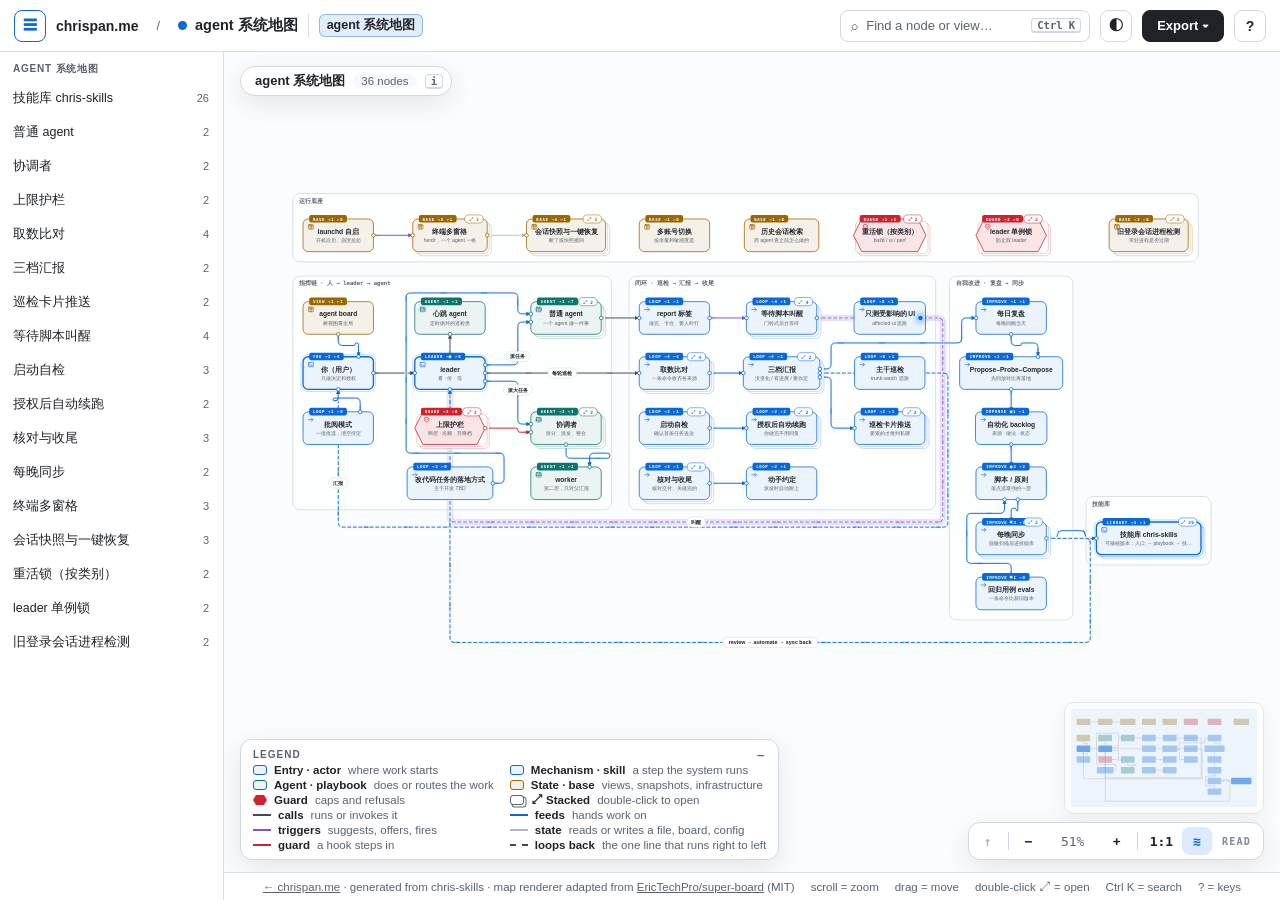
<file: skills/index.html>
<!doctype html>
<!--
chris-skills map a3: generated from chris-skills · map renderer adapted from EricTechPro/super-board (MIT)
The page is super-board's /visual template (https://github.com/EricTechPro/super-board/tree/main/skills/visual), patched where marked "chris-skills patch". Its licence and third-party notices follow.

MIT License

Copyright (c) 2026 Eric Tech

Permission is hereby granted, free of charge, to any person obtaining a copy
of this software and associated documentation files (the "Software"), to deal
in the Software without restriction, including without limitation the rights
to use, copy, modify, merge, publish, distribute, sublicense, and/or sell
copies of the Software, and to permit persons to whom the Software is
furnished to do so, subject to the following conditions:

The above copyright notice and this permission notice shall be included in all
copies or substantial portions of the Software.

THE SOFTWARE IS PROVIDED "AS IS", WITHOUT WARRANTY OF ANY KIND, EXPRESS OR
IMPLIED, INCLUDING BUT NOT LIMITED TO THE WARRANTIES OF MERCHANTABILITY,
FITNESS FOR A PARTICULAR PURPOSE AND NONINFRINGEMENT. IN NO EVENT SHALL THE
AUTHORS OR COPYRIGHT HOLDERS BE LIABLE FOR ANY CLAIM, DAMAGES OR OTHER
LIABILITY, WHETHER IN AN ACTION OF CONTRACT, TORT OR OTHERWISE, ARISING FROM,
OUT OF OR IN CONNECTION WITH THE SOFTWARE OR THE USE OR OTHER DEALINGS IN THE
SOFTWARE.

# Third-party notices

`/visual` adapts ideas from two MIT-licensed projects. No source file is copied
whole; the borrowed parts are named below so the attribution is precise.

## BuilderIO/skills (visual-recap, visual-plan)

Adapted from BuilderIO/skills (MIT): the per-mode section list, the recap and
plan quality bar, the grounding and secret-redaction rules, and the
"Key changes" + file-tree layout. `references/sections.md` carries them. The
hosted Agent-Native Plans app, MDX blocks, MCP connector, and `npx` tooling are
not used.

Source: https://github.com/BuilderIO/skills

MIT License

Copyright (c) 2026 Builder.io

Permission is hereby granted, free of charge, to any person obtaining a copy
of this software and associated documentation files (the "Software"), to deal
in the Software without restriction, including without limitation the rights
to use, copy, modify, merge, publish, distribute, sublicense, and/or sell
copies of the Software, and to permit persons to whom the Software is
furnished to do so, subject to the following conditions:

The above copyright notice and this permission notice shall be included in all
copies or substantial portions of the Software.

THE SOFTWARE IS PROVIDED "AS IS", WITHOUT WARRANTY OF ANY KIND, EXPRESS OR
IMPLIED, INCLUDING BUT NOT LIMITED TO THE WARRANTIES OF MERCHANTABILITY,
FITNESS FOR A PARTICULAR PURPOSE AND NONINFRINGEMENT. IN NO EVENT SHALL THE
AUTHORS OR COPYRIGHT HOLDERS BE LIABLE FOR ANY CLAIM, DAMAGES OR OTHER
LIABILITY, WHETHER IN AN ACTION OF CONTRACT, TORT OR OTHERWISE, ARISING FROM,
OUT OF OR IN CONNECTION WITH THE SOFTWARE OR THE USE OR OTHER DEALINGS IN THE
SOFTWARE.

## tt-a1i/archify

Diagram style adapted from Archify (MIT): the semantic node palette (dark and
light values), the opaque mask under a translucent fill node construction, the
40px grid canvas, orthogonal rounded routes with arrowhead markers, and
per-kind icons (the cloud, shield, and external-link icon paths follow
Archify's semantic sigils). `assets/template.html` re-implements these as a small inline
renderer.

Viewer UX adapted from Archify's viewer (`viewer/viewer-camera.js`, `semantic-radar.js`,
`focus.js`, `node-finder.js`, `export.js`): camera zoom and pan with fit and 100% presets
and keyboard steps, reading depths that hide detail when zoomed out (map / read / full),
a minimap with a draggable viewport, a node focus panel with upstream and downstream reach
(Archify's "Semantic Passport"), dimming of unrelated nodes on focus, a node finder, SVG and
PNG export, and the floating control-pill and toolbar look. These are re-implemented from
scratch in `assets/template.html`; no Archify source file is copied. The edge router follows
the approach of Archify's `renderers/shared/route-quality.mjs` (`shortestOrthogonalGridRoute`)
and `renderers/architecture/routing.mjs`: one port per edge spread along the node side in the
order of the far ends, a sparse orthogonal visibility grid built from node edges plus clearance
and earlier routes plus separation, Dijkstra with a bend penalty over (cell, direction) states,
no collinear reuse of earlier routes, and labels reserved as obstacles for later routes.
Re-implemented, not copied. Drill-down views,
breadcrumbs, deep links, and the overlap check are /visual's own. Archify's JSON-IR CLI,
validators, viewer runtime, and embedded font are not bundled.

Source: https://github.com/tt-a1i/archify

MIT License

Copyright (c) 2026 tt-a1i (Archify)
Copyright (c) 2025 Cocoon AI

Permission is hereby granted, free of charge, to any person obtaining a copy
of this software and associated documentation files (the "Software"), to deal
in the Software without restriction, including without limitation the rights
to use, copy, modify, merge, publish, distribute, sublicense, and/or sell
copies of the Software, and to permit persons to whom the Software is
furnished to do so, subject to the following conditions:

The above copyright notice and this permission notice shall be included in all
copies or substantial portions of the Software.

THE SOFTWARE IS PROVIDED "AS IS", WITHOUT WARRANTY OF ANY KIND, EXPRESS OR
IMPLIED, INCLUDING BUT NOT LIMITED TO THE WARRANTIES OF MERCHANTABILITY,
FITNESS FOR A PARTICULAR PURPOSE AND NONINFRINGEMENT. IN NO EVENT SHALL THE
AUTHORS OR COPYRIGHT HOLDERS BE LIABLE FOR ANY CLAIM, DAMAGES OR OTHER
LIABILITY, WHETHER IN AN ACTION OF CONTRACT, TORT OR OTHERWISE, ARISING FROM,
OUT OF OR IN CONNECTION WITH THE SOFTWARE OR THE USE OR OTHER DEALINGS IN THE
SOFTWARE.
-->
<!--
  /visual page template. visual.py injects the page data into #visual-data; everything
  else renders client-side from this one file. No build, no runtime dependencies.
  Section layout adapted from BuilderIO/skills visual-recap + visual-plan (MIT, (c) 2026 Builder.io).
  Diagram style (semantic palette, mask-under-fill nodes, grid canvas, orthogonal routes,
  arrow markers) and viewer UX (camera zoom/pan with reading depths, minimap, node focus panel,
  node finder, export) adapted from tt-a1i/archify (MIT, (c) 2026 tt-a1i, (c) 2025 Cocoon AI).
  See ../THIRD_PARTY_NOTICES.md.
-->
<html lang="zh-CN">
<head>
<meta charset="utf-8">
<meta name="viewport" content="width=device-width, initial-scale=1">
<title>How my agent system works — Chris Pan</title>
<meta name="description" content="Running a fleet of coding agents: who decides, who dispatches, who does the work, how patrols and reports close the loop, and how the system improves itself every day. An interactive map, in Chinese.">
<link rel="canonical" href="https://chrispan.me/skills/">
<meta property="og:type" content="website">
<meta property="og:title" content="How my agent system works — Chris Pan">
<meta property="og:description" content="Running a fleet of coding agents: who decides, who dispatches, who does the work, how patrols and reports close the loop, and how the system improves itself every day. An interactive map, in Chinese.">
<meta property="og:url" content="https://chrispan.me/skills/">
<meta property="og:site_name" content="chrispan.me">
<meta name="twitter:card" content="summary">
<meta name="twitter:description" content="Running a fleet of coding agents: who decides, who dispatches, who does the work, how patrols and reports close the loop, and how the system improves itself every day. An interactive map, in Chinese.">
<link rel="icon" href="data:image/svg+xml,%3Csvg xmlns='http://www.w3.org/2000/svg' viewBox='0 0 32 32'%3E%3Crect width='32' height='32' rx='6' fill='%230b0e14'/%3E%3Ctext x='5' y='22' font-family='monospace' font-size='16' font-weight='700' fill='%237ee787'%3E%3E_%3C/text%3E%3C/svg%3E">
<style>.mbar .home{font:600 14px var(--sans);color:var(--text);text-decoration:none;white-space:nowrap}.mbar .crumb{color:var(--muted)}</style>
<script>
  try { const t = localStorage.getItem('visual-theme'); if (t) document.documentElement.dataset.theme = t; } catch (e) {}
</script>
<style>
  /* Clean flowchart (GitHub Primer-like): light first, dark when the system or the toggle asks. */
  :root {
    --bg: #ffffff; --bg-2: #f6f8fa; --panel: #ffffff; --panel-2: #f6f8fa; --border: #d8dee4; --border-2: #d1d9e0;
    --text: #1f2328; --muted: #59636e; --dim: #818b98; --grid: rgba(31,35,40,.06); --mask: #ffffff; --arrow: #8c959f;
    --shadow: 0 8px 24px rgba(31,35,40,.10); --dot: #e6eaef; --gridline: transparent; --chrome: rgba(255,255,255,.94);
    --accent: #0969da; --accent-fg: #ffffff; --lane: rgba(31,35,40,.025);
    --cyan: #0969da; --green: #1a7f37; --violet: #8250df; --amber: #9a6700; --rose: #cf222e; --orange: #bc4c00; --slate: #59636e; --fuchsia: #bf3989;
    --k-public: #0969da; --k-lane: #0f766e; --k-ext: #8250df; --k-verb: #bf3989; --k-script: #6e7781; --k-hook: #cf222e; --k-board: #9a6700;
    --w-calls: #424a53; --w-feeds: #0969da; --w-triggers: #8250df; --w-state: #afb8c1; --w-guard: #cf222e;
    --add-bg: rgba(26,127,55,.10); --add-tx: #1a7f37; --del-bg: rgba(207,34,46,.08); --del-tx: #cf222e;
    color-scheme: light;
    --accent-f: color-mix(in srgb, var(--accent) 12%, var(--panel));
    --cyan-f: color-mix(in srgb, var(--cyan) 9%, var(--panel));
    --green-f: color-mix(in srgb, var(--green) 9%, var(--panel));
    --violet-f: color-mix(in srgb, var(--violet) 9%, var(--panel));
    --amber-f: color-mix(in srgb, var(--amber) 10%, var(--panel));
    --rose-f: color-mix(in srgb, var(--rose) 8%, var(--panel));
    --orange-f: color-mix(in srgb, var(--orange) 9%, var(--panel));
    --slate-f: color-mix(in srgb, var(--slate) 8%, var(--panel));
    --fuchsia-f: color-mix(in srgb, var(--fuchsia) 8%, var(--panel));
    --k-public-f: color-mix(in srgb, var(--k-public) 8%, var(--panel));
    --k-lane-f: color-mix(in srgb, var(--k-lane) 8%, var(--panel));
    --k-ext-f: color-mix(in srgb, var(--k-ext) 7%, var(--panel));
    --k-verb-f: color-mix(in srgb, var(--k-verb) 7%, var(--panel));
    --k-script-f: color-mix(in srgb, var(--k-script) 5%, var(--panel));
    --k-hook-f: color-mix(in srgb, var(--k-hook) 12%, var(--panel));
    --k-board-f: color-mix(in srgb, var(--k-board) 9%, var(--panel));
    --sans: Inter, -apple-system, BlinkMacSystemFont, "Segoe UI", "Noto Sans", Helvetica, Arial, "PingFang SC", "Hiragino Sans GB", "Noto Sans SC", "Microsoft YaHei", sans-serif;
    --mono: "JetBrains Mono", ui-monospace, SFMono-Regular, "SF Mono", Menlo, Consolas, "PingFang SC", "Noto Sans SC", monospace;
  }
  @media (prefers-color-scheme: dark) {
    :root:not([data-theme="light"]) {
    --bg: #0d1117; --bg-2: #010409; --panel: #0d1117; --panel-2: #151b23; --border: #262c36; --border-2: #3d444d;
    --text: #f0f6fc; --muted: #9198a1; --dim: #656c76; --grid: rgba(240,246,252,.05); --mask: #0d1117; --arrow: #656c76;
    --shadow: 0 10px 30px rgba(1,4,9,.55); --dot: #161b22; --gridline: transparent; --chrome: rgba(13,17,23,.92);
    --accent: #4493f8; --accent-fg: #ffffff; --lane: rgba(240,246,252,.025);
    --cyan: #4493f8; --green: #3fb950; --violet: #ab7df8; --amber: #d29922; --rose: #f85149; --orange: #db6d28; --slate: #9198a1; --fuchsia: #db61a2;
    --k-public: #4493f8; --k-lane: #2dd4bf; --k-ext: #ab7df8; --k-verb: #f778ba; --k-script: #9198a1; --k-hook: #f85149; --k-board: #d29922;
    --w-calls: #b7bdc8; --w-feeds: #4493f8; --w-triggers: #ab7df8; --w-state: #4d5562; --w-guard: #f85149;
    --add-bg: rgba(63,185,80,.13); --add-tx: #56d364; --del-bg: rgba(248,81,73,.12); --del-tx: #ff7b72;
    color-scheme: dark;
    }
  }
  :root[data-theme="dark"] {
    --bg: #0d1117; --bg-2: #010409; --panel: #0d1117; --panel-2: #151b23; --border: #262c36; --border-2: #3d444d;
    --text: #f0f6fc; --muted: #9198a1; --dim: #656c76; --grid: rgba(240,246,252,.05); --mask: #0d1117; --arrow: #656c76;
    --shadow: 0 10px 30px rgba(1,4,9,.55); --dot: #161b22; --gridline: transparent; --chrome: rgba(13,17,23,.92);
    --accent: #4493f8; --accent-fg: #ffffff; --lane: rgba(240,246,252,.025);
    --cyan: #4493f8; --green: #3fb950; --violet: #ab7df8; --amber: #d29922; --rose: #f85149; --orange: #db6d28; --slate: #9198a1; --fuchsia: #db61a2;
    --k-public: #4493f8; --k-lane: #2dd4bf; --k-ext: #ab7df8; --k-verb: #f778ba; --k-script: #9198a1; --k-hook: #f85149; --k-board: #d29922;
    --w-calls: #b7bdc8; --w-feeds: #4493f8; --w-triggers: #ab7df8; --w-state: #4d5562; --w-guard: #f85149;
    --add-bg: rgba(63,185,80,.13); --add-tx: #56d364; --del-bg: rgba(248,81,73,.12); --del-tx: #ff7b72;
    color-scheme: dark;
  }
  * { box-sizing: border-box; }
  html { scroll-behavior: smooth; }
  body { margin: 0; background: var(--bg); color: var(--text); font: 15px/1.6 var(--sans); -webkit-font-smoothing: antialiased;
    background-image: radial-gradient(var(--grid) 1px, transparent 1px); background-size: 22px 22px; }
  a { color: var(--cyan); }
  code, .mono { font-family: var(--mono); font-size: .86em; }
  :not(pre) > code { overflow-wrap: anywhere; background: var(--panel-2); border: 1px solid var(--border); padding: .05em .35em; border-radius: 5px; }
  .wrap { max-width: 1240px; margin: 0 auto; padding: 0 16px; }
  @media (min-width: 720px) { .wrap { padding: 0 32px; } }

  /* top bar */
  .bar { position: sticky; top: 0; z-index: 20; backdrop-filter: blur(10px); background: color-mix(in srgb, var(--bg) 82%, transparent); border-bottom: 1px solid var(--border); }
  .bar .wrap { display: flex; align-items: center; gap: 14px; height: 50px; }
  .bar .brand { font: 700 12px var(--mono); letter-spacing: .12em; text-transform: uppercase; color: var(--muted); white-space: nowrap; }
  .bar nav { display: flex; gap: 4px; overflow-x: auto; scrollbar-width: none; flex: 1; }
  .bar nav a { color: var(--muted); text-decoration: none; font: 500 13px var(--sans); padding: 5px 10px; border-radius: 7px; white-space: nowrap; }
  .bar nav a:hover { color: var(--text); background: var(--panel); }
  .btn { background: var(--panel); border: 1px solid var(--border-2); color: var(--text); border-radius: 8px; height: 32px; padding: 0 12px; font: 500 13px var(--sans); cursor: pointer; }
  .btn:hover { border-color: var(--cyan); }
  .btn:focus-visible, button:focus-visible { outline: 2px solid var(--cyan); outline-offset: 2px; }

  /* hero */
  header.hero { padding: 40px 0 8px; }
  .eyebrow { display: flex; flex-wrap: wrap; align-items: center; gap: 8px; font: 600 12px var(--mono); color: var(--muted); }
  .kind { text-transform: uppercase; letter-spacing: .12em; font-weight: 700; padding: 3px 9px; border-radius: 999px; border: 1px solid; }
  .kind.recap { color: var(--green); border-color: var(--green); background: var(--green-f); }
  .kind.plan { color: var(--cyan); border-color: var(--cyan); background: var(--cyan-f); }
  .kind.explore { color: var(--violet); border-color: var(--violet); background: var(--violet-f); }
  h1 { font-size: clamp(26px, 4vw, 38px); line-height: 1.15; letter-spacing: -.025em; margin: 14px 0 8px; font-weight: 700; }
  .sub { color: var(--muted); font-size: 16px; margin: 0 0 18px; max-width: 820px; }
  .stats { display: flex; flex-wrap: wrap; gap: 8px; }
  .stat { display: flex; align-items: baseline; gap: 6px; background: var(--panel); border: 1px solid var(--border); border-radius: 10px; padding: 7px 12px; }
  .stat b { font: 700 17px var(--mono); }
  .stat span { color: var(--muted); font-size: 12px; text-transform: uppercase; letter-spacing: .08em; }
  .stat.add b { color: var(--green); } .stat.del b { color: var(--rose); }

  section { padding: 26px 0 8px; scroll-margin-top: 60px; }
  h2 { font: 700 12px var(--mono); letter-spacing: .14em; text-transform: uppercase; color: var(--muted); margin: 0 0 14px; display: flex; align-items: center; gap: 10px; }
  h2::after { content: ""; flex: 1; height: 1px; background: var(--border); }
  h2 .count { color: var(--dim); }
  .card { background: var(--panel); border: 1px solid var(--border); border-radius: 14px; }
  .prose p { margin: 0 0 12px; max-width: 860px; } .prose p:last-child { margin-bottom: 0; }
  .prose ul { margin: 0 0 12px; padding-left: 20px; }
  .summary { padding: 20px 22px; font-size: 16px; }

  /* key changes + files */
  .split { display: grid; gap: 22px; grid-template-columns: minmax(0, 1fr); align-items: start; }
  @media (min-width: 980px) { .split { grid-template-columns: minmax(0, 1.25fr) minmax(0, 1fr); } .split > aside { position: sticky; top: 64px; } }
  .changes { display: grid; gap: 10px; }
  .change { display: grid; grid-template-columns: 34px 1fr; gap: 12px; padding: 16px 18px; }
  .change .num { width: 30px; height: 30px; border-radius: 9px; display: grid; place-items: center; font: 700 13px var(--mono); background: var(--panel-2); border: 1px solid var(--border-2); color: var(--muted); }
  .change h3 { margin: 2px 0 4px; font-size: 16px; line-height: 1.35; display: flex; flex-wrap: wrap; align-items: center; gap: 8px; }
  .change .detail { color: var(--muted); font-size: 14.5px; }
  .tag { font: 700 10px var(--mono); letter-spacing: .1em; text-transform: uppercase; padding: 2px 7px; border-radius: 999px; border: 1px solid currentColor; }
  .t-added, .t-new, .t-add { color: var(--green); } .t-changed, .t-modified, .t-change { color: var(--cyan); } .t-removed, .t-delete { color: var(--rose); }
  .t-fix { color: var(--amber); } .t-refactor { color: var(--violet); } .t-docs, .t-chore { color: var(--slate); } .t-risk { color: var(--orange); }
  .chips { display: flex; flex-wrap: wrap; gap: 6px; margin-top: 10px; }
  .chip { font: 500 12px var(--mono); color: var(--muted); background: var(--panel-2); border: 1px solid var(--border); border-radius: 6px; padding: 2px 8px; cursor: pointer; }
  .chip:hover { color: var(--text); border-color: var(--cyan); }

  .files { padding: 6px 0; overflow: hidden; }
  .files .head { display: flex; justify-content: space-between; align-items: center; padding: 10px 16px 8px; font: 600 12px var(--mono); color: var(--muted); }
  .area { border-top: 1px solid var(--border); }
  .area > summary { list-style: none; cursor: pointer; display: flex; align-items: center; gap: 8px; padding: 9px 16px; font: 600 12.5px var(--mono); color: var(--text); }
  .area > summary::-webkit-details-marker { display: none; }
  .area > summary::before { content: "▸"; color: var(--dim); transition: transform .15s; }
  .area[open] > summary::before { transform: rotate(90deg); }
  .area > summary .n { margin-left: auto; font-weight: 500; }
  .frow { display: grid; grid-template-columns: 20px minmax(0,1fr) auto; gap: 8px; align-items: center; padding: 5px 16px 5px 30px; font: 12.5px var(--mono); cursor: default; }
  .frow.link { cursor: pointer; } .frow.link:hover, .frow.hl { background: var(--panel-2); }
  .frow .st { width: 18px; height: 18px; border-radius: 5px; display: grid; place-items: center; font-size: 10px; font-weight: 700; border: 1px solid currentColor; }
  .st.A { color: var(--green); } .st.M { color: var(--amber); } .st.D { color: var(--rose); } .st.R { color: var(--violet); }
  .frow .p { overflow: hidden; text-overflow: ellipsis; white-space: nowrap; direction: rtl; text-align: left; }
  .frow .p bdi { direction: ltr; } .frow .p .dir { color: var(--dim); }
  .frow .ad { display: flex; gap: 6px; align-items: center; white-space: nowrap; }
  .plus { color: var(--green); } .minus { color: var(--rose); }
  .blocks { display: inline-flex; gap: 2px; } .blocks i { width: 7px; height: 7px; border-radius: 2px; background: var(--border-2); }
  .blocks i.g { background: var(--green); } .blocks i.r { background: var(--rose); }
  .fnote { grid-column: 2 / 4; color: var(--muted); font: 12.5px/1.45 var(--sans); margin-top: -2px; }

  /* diagrams */
  figure.dia { margin: 0 0 18px; padding: 18px 18px 14px; overflow: hidden; }
  @media (min-width: 1300px) { #diagram { position: relative; left: 50%; transform: translateX(-50%); width: min(1640px, calc(100vw - 64px)); } }
  figure.dia figcaption { display: flex; flex-wrap: wrap; justify-content: space-between; gap: 8px 18px; margin-bottom: 10px; }
  figure.dia .ft { font-weight: 600; font-size: 16px; }
  figure.dia .fc { color: var(--muted); font-size: 14px; margin-top: 10px; }
  .canvas { position: relative; overflow: hidden; border-radius: 10px; border: 1px solid var(--border); background-color: var(--bg-2); touch-action: none; cursor: grab; outline: none;
    background-image: radial-gradient(circle, var(--dot) 1.1px, transparent 1.4px), linear-gradient(var(--gridline) 1px, transparent 1px), linear-gradient(90deg, var(--gridline) 1px, transparent 1px); }
  .canvas:focus-visible { box-shadow: 0 0 0 2px var(--cyan); }
  .canvas.grabbing, .stage.grabbing { cursor: grabbing; }
  .canvas svg { display: block; position: absolute; inset: 0; }
  .canvas.full { position: fixed; inset: 12px; z-index: 60; border-radius: 14px; box-shadow: var(--shadow); height: auto !important; }
  body.noscroll { overflow: hidden; }
  .cam-hint { position: absolute; left: 10px; bottom: 8px; font: 500 11px var(--mono); color: var(--dim); pointer-events: none; opacity: 0; transition: opacity .2s; }
  .canvas:hover .cam-hint { opacity: 1; }
  .ctl { position: absolute; right: 10px; bottom: 10px; display: flex; align-items: center; gap: 2px; padding: 3px; border-radius: 11px; background: var(--chrome); border: 1px solid var(--border-2); box-shadow: var(--shadow); backdrop-filter: blur(10px); z-index: 4; }
  .ctl button { min-width: 30px; height: 28px; border: 0; background: none; color: var(--text); font: 600 13px var(--mono); border-radius: 8px; cursor: pointer; padding: 0 7px; }
  .ctl button:hover:not(:disabled) { background: var(--panel-2); color: var(--cyan); }
  .ctl button:disabled { opacity: .35; cursor: default; }
  .ctl .pct { min-width: 54px; font-weight: 500; color: var(--muted); }
  .ctl .sep { width: 1px; height: 18px; background: var(--border-2); margin: 0 3px; }
  .ctl .depth { font: 700 10px var(--mono); letter-spacing: .12em; color: var(--dim); padding: 0 8px; }
  .mini-ctl { opacity: .0; transition: opacity .2s; } .canvas:hover .mini-ctl, .canvas:focus-within .mini-ctl, .canvas.full .mini-ctl { opacity: 1; }
  @media (hover: none) { .mini-ctl { opacity: 1; } }
  .legend { display: flex; flex-wrap: wrap; gap: 6px 14px; font: 600 11px var(--mono); color: var(--muted); align-items: center; }
  .legend i { display: inline-block; width: 10px; height: 10px; border-radius: 3px; border: 1.5px solid; margin-right: 6px; vertical-align: -1px; }
  svg .n-mask { fill: var(--mask); }
  svg .n-body { stroke-width: 1.5; transition: stroke-width .15s, filter .15s; }
  svg .n-label { fill: var(--text); font: 600 13px var(--mono); letter-spacing: -.01em; }
  svg .n-sub { fill: var(--muted); font: 10px var(--mono); }
  svg .e-label { fill: var(--muted); font: 600 10px var(--mono); }
  svg .e-lbg { fill: var(--bg-2); stroke: var(--border); }
  svg .g-label { font: 700 10px var(--mono); letter-spacing: .12em; text-transform: uppercase; }
  svg .badge-tx { font: 700 8.5px var(--mono); letter-spacing: .08em; }
  svg .edge { fill: none; stroke-width: 1.6; stroke-linecap: round; stroke-linejoin: round; transition: stroke-width .15s, opacity .2s; }
  svg .halo { fill: none; stroke: var(--bg-2); stroke-width: 6; }
  svg .hitline { fill: none; stroke: transparent; stroke-width: 12; }
  svg .flowline { fill: none; stroke-width: 2.4; stroke-linecap: round; stroke-dasharray: 10 70; opacity: 0; pointer-events: none; }
  .flowing svg .flowline { opacity: .9; animation: flowdash 2.4s linear infinite; }
  .flowing svg .edge { opacity: .8; }
  @keyframes flowdash { to { stroke-dashoffset: -160; } }
  /* intake badges and the view tour: a ticket dot rides the loop while flow is on */
  svg .intake-chip { fill: #fff; stroke: var(--border-2); stroke-width: 1.2; }
  svg .intake-tx { fill: var(--muted); font: 600 10.5px var(--sans); }
  svg .intake-chip.dashed { fill: var(--panel); stroke: var(--w-feeds); stroke-dasharray: 3 3; }
  svg .intake-mark { fill: #1b1f23; font: 700 13px var(--sans); }
  svg .intake-chip.dashed + .intake-mark { fill: var(--w-feeds); }
  svg .tour, svg .tour-glow { display: none; pointer-events: none; }
  .flowing svg .tour, .flowing svg .tour-glow { display: inline; }
  svg .tour-glow { fill: none; stroke-width: 7; stroke-linecap: round; filter: blur(2.5px); }
  svg .tour-dot { fill: var(--w-feeds); stroke: var(--bg-2); stroke-width: 1.5; filter: drop-shadow(0 0 6px var(--w-feeds)); }
  svg .tour-packet { fill: var(--w-feeds); }
  .flowing svg .node.tour-stop { transform-box: fill-box; transform-origin: center; animation: tour-pulse 8s ease-in-out infinite; }
  @keyframes tour-pulse { 0%, 9%, 100% { transform: none; filter: none; } 4% { transform: scale(1.04); filter: drop-shadow(0 0 10px color-mix(in srgb, var(--w-feeds) 60%, transparent)); } }
  .flowing svg .edge-g.back .edge { animation: march 1.1s linear infinite; }
  @keyframes march { to { stroke-dashoffset: -22; } }
  @media (prefers-reduced-motion: reduce) { svg .tour, svg .tour-glow { display: none !important; } .flowing svg .node.tour-stop, .flowing svg .edge-g.back .edge { animation: none; } }
  @media (prefers-reduced-motion: reduce) { .flowing svg .flowline { animation: none; opacity: 0; } .flowing svg .edge { opacity: 1; } }
  .ctl button.on { color: var(--cyan); background: var(--cyan-f); }
  svg .flow { stroke-dasharray: 6 6; animation: flow 1.2s linear infinite; }
  @keyframes flow { to { stroke-dashoffset: -12; } }
  @media (prefers-reduced-motion: reduce) { svg .flow { animation: none; } }
  /* reading depths (archify): far out = shapes + names; closer = subs, verbs, edge labels */
  .depth-read { transition: opacity .18s; }
  [data-depth="map"] .depth-read { opacity: 0; pointer-events: none; }
  /* typed node styles (map) */
  svg .node { cursor: pointer; outline: none; }
  svg .node .n-ring { fill: none; stroke-width: 1.2; stroke-opacity: .38; }
  svg .node.pub .n-body { stroke-width: 2.6; }
  svg .node.pub .n-label { font-weight: 700; }
  svg .node.priv .n-body { stroke-width: 1; stroke-opacity: .7; fill-opacity: .5; }
  svg .node.priv .n-label { fill: var(--muted); font-weight: 500; font-size: 11.5px !important; }
  svg .node.priv .n-sub { display: none; }
  svg .node.priv .n-sigil { opacity: .7; }
  svg .node .n-stack { fill: var(--mask); stroke-width: 1; stroke-opacity: .45; }
  svg .node .ini-tx { font: 700 7.5px var(--mono); }
  svg .node .tab-tx { font: 800 8px var(--mono); letter-spacing: .14em; fill: var(--mask); }
  svg .node .verb-chip { fill: var(--mask); stroke-width: .9; stroke-opacity: .6; }
  svg .node .verb-tx { font: 600 9.5px var(--mono); }
  svg .node.subject .n-body { stroke-dasharray: none; filter: drop-shadow(0 0 10px color-mix(in srgb, currentColor 0%, transparent)); }
  svg .node:hover .n-body, svg .node:focus-visible .n-body { stroke-width: 3; }
  svg .node.priv:hover .n-body { stroke-opacity: 1; }
  svg .node.priv:hover .n-label { fill: var(--text); }
  svg .node:focus-visible .n-mask { stroke: var(--cyan); stroke-width: 3; }
  svg .edge-g.hov .edge, svg .edge-g.hot .edge { stroke-width: 2.6; }
  .focusing svg .node:not(.sel):not(.nb) { opacity: .28; }
  .focusing svg .edge-g:not(.hot) { opacity: .15; }
  .focusing svg .e-lab:not(.hot) { opacity: .15; }
  svg .node, svg .edge-g, svg .e-lab { transition: opacity .2s; }
  svg .node.sel .n-body { stroke-width: 3.2; }
  svg .node.sel .n-mask { stroke: var(--accent); stroke-width: 2; }
  svg .node.sel .n-body { animation: select-glow .65s ease-out; filter: drop-shadow(0 0 5px color-mix(in srgb, var(--accent) 40%, transparent)); }
  svg .node.nb .n-body { stroke-width: 2.6; stroke-opacity: 1; }
  svg .n-port { fill: var(--panel); stroke-width: 1.5; pointer-events: none; transition: fill .2s, stroke-width .2s; }
  svg .node.sel .n-port, svg .node.nb .n-port.hot { fill: var(--accent); stroke: var(--accent); stroke-width: 2.2; }
  body.map-mode .focusing svg .edge-g.hot .flowline { opacity: .95; stroke-width: 3.4; stroke-dasharray: 8 13; animation: selected-flow 1.1s linear infinite; }
  body.map-mode .focusing svg .edge-g.hot .edge { stroke-width: 2.8; }
  @keyframes selected-flow { to { stroke-dashoffset: -42; } }
  @keyframes select-glow { from { filter: drop-shadow(0 0 12px color-mix(in srgb, var(--accent) 70%, transparent)); stroke-width: 5; } }
  svg .node.main-step .n-body { stroke-width: 2.2; }
  svg .node.main-step .n-label { font-weight: 800; }
  @media (prefers-reduced-motion: reduce) {
    svg .node, svg .edge-g, svg .e-lab, svg .n-port { transition: none; }
    svg .node.sel .n-body, svg .node.flash .n-mask { animation: none; }
    body.map-mode .focusing svg .edge-g.hot .flowline { animation: none; opacity: .8; }
    .panel { animation: none !important; }
  }
  svg .node.flash .n-mask { animation: flash 1.3s ease-out; }
  @keyframes flash { 0%, 40% { stroke: var(--amber); stroke-width: 8; } 100% { stroke-width: 0; } }


  /* map: rounded wires with pill labels, lanes, step badges, author name tags */
  body.map-mode svg .e-lbg { fill: var(--panel); stroke: var(--border-2); }
  body.map-mode svg .e-label { fill: var(--text); font: 600 10.5px var(--sans); }
  body.map-mode svg .edge { stroke-width: 1.8; }
  body.map-mode svg .w-state .edge { stroke-width: 1.4; }
  body.map-mode .flowing svg .flowline { opacity: .45; }
  body.map-mode .flowing svg .edge { opacity: 1; }
  body.map-mode .flowing svg .w-state .flowline { opacity: 0; }
  svg .e-lab.ctag .e-lbg { fill: var(--accent-f); stroke: color-mix(in srgb, var(--accent) 45%, transparent); } svg .e-lab.ctag .e-label { fill: var(--accent); }
  svg .e-lab.w-state .e-label { fill: var(--muted); font-weight: 500; }
  .lgi i.w { width: 18px; height: 0; border: 0; border-top: 2px solid; border-radius: 0; }
  .lgi i.w.dash { border-top-style: dashed; }
  svg .e-step { fill: var(--accent); } svg .e-step-tx { fill: var(--accent-fg); font: 700 9.5px var(--sans); }
  svg .lane-box { fill: var(--lane); stroke: var(--border); }
  svg .lane-num { fill: var(--accent); } svg .lane-num-tx { fill: var(--accent-fg); font: 700 11px var(--sans); }
  svg .lane-t { fill: var(--text); font: 700 11px var(--sans); } svg .lane-c { fill: var(--muted); font: 500 11px var(--sans); }
  svg .lane-arrow { fill: var(--dim); font: 600 16px var(--sans); }
  svg .stp { fill: var(--text); } svg .stp-tx { fill: var(--bg); font: 700 9.5px var(--sans); }
  svg .ntag-bg { fill: var(--panel); stroke: var(--border-2); }
  svg .ntag-tx { fill: var(--muted); font: 600 10px var(--sans); }
  svg .ntag-ring { fill: none; stroke-width: 1.6; }
  svg .ini-tx2 { font: 700 9px var(--sans); }
  /* ================= map mode app shell =================
     Layout: views (column browser) left, map on top, details strip below the map. */
  body.map-mode { overflow: hidden; height: 100dvh; background: var(--bg); background-image: none; }
  body.map-mode svg .n-label, body.map-mode svg .e-label { font-family: var(--sans); }
  body.map-mode svg .n-sub, body.map-mode svg .verb-tx { font-family: var(--sans); }
  body.map-mode svg .n-label { font-weight: 650; letter-spacing: 0; }
  .mapapp { display: grid; grid-template-columns: 0 minmax(0, 1fr); grid-template-rows: 52px minmax(0, 1fr); height: 100dvh; max-width: none; padding: 0; transition: grid-template-columns .22s ease; }
  body.tree-open .mapapp { grid-template-columns: min(var(--browser-width, 224px), 38vw) minmax(0, 1fr); }
  .mbar { grid-column: 1 / -1; display: flex; align-items: center; gap: 10px; padding: 0 14px; border-bottom: 1px solid var(--border); background: var(--bg); z-index: 10; min-width: 0; }
  .mbrand { display: flex; align-items: center; gap: 8px; font: 650 14.5px var(--sans); white-space: nowrap; min-width: 0; }
  .mbrand i { width: 9px; height: 9px; border-radius: 50%; background: var(--accent); flex: none; }
  .crumbs { display: flex; align-items: center; gap: 4px; min-width: 0; flex: 1; overflow-x: auto; scrollbar-width: none; padding-left: 10px; border-left: 1px solid var(--border); }
  .crumb { font: 500 12.5px var(--sans); color: var(--muted); background: none; border: 0; padding: 3px 8px; border-radius: 6px; cursor: pointer; white-space: nowrap; }
  button.crumb:hover { color: var(--text); background: var(--panel-2); }
  .crumb.cur { color: var(--text); font-weight: 600; background: var(--accent-f, var(--cyan-f)); box-shadow: inset 0 0 0 1px color-mix(in srgb, var(--accent) 40%, transparent); cursor: default; }
  .crumb-sep { color: var(--dim); font-size: 12px; }
  .ibtn { width: 32px; height: 32px; flex: none; border-radius: 8px; border: 1px solid var(--border-2); background: var(--panel); color: var(--text); cursor: pointer; font: 600 14px var(--sans); }
  .ibtn:hover, .ibtn[aria-expanded="true"] { border-color: var(--accent); color: var(--accent); }
  .ibtn.sm { width: 26px; height: 26px; font-size: 12px; border-radius: 7px; }
  .pbtn { height: 32px; padding: 0 14px; border-radius: 8px; border: 1px solid var(--text); background: var(--text); color: var(--bg); font: 600 13px var(--sans); cursor: pointer; white-space: nowrap; }
  .pbtn:hover { opacity: .88; }
  .kbd { font: 600 10.5px var(--mono); border: 1px solid var(--border-2); border-bottom-width: 2px; border-radius: 4px; padding: 0 5px; color: var(--muted); background: var(--panel); white-space: nowrap; }
  .findbtn { display: flex; align-items: center; gap: 8px; width: min(250px, 24vw); height: 32px; padding: 0 8px 0 10px; border-radius: 8px; border: 1px solid var(--border-2); background: var(--panel); color: var(--muted); font: 13px var(--sans); cursor: pointer; flex: none; }
  .findbtn:hover { border-color: var(--accent); }
  .findbtn .ft { flex: 1; text-align: left; overflow: hidden; text-overflow: ellipsis; white-space: nowrap; }
  .menu { position: relative; }
  .menu-pop[hidden] { display: none; }
  .menu-pop { position: absolute; right: 0; top: 40px; min-width: 210px; padding: 5px; border-radius: 10px; background: var(--panel); border: 1px solid var(--border-2); box-shadow: var(--shadow); display: grid; z-index: 30; }
  .menu-pop button { text-align: left; background: none; border: 0; color: var(--text); font: 500 13px var(--sans); padding: 7px 10px; border-radius: 6px; cursor: pointer; }
  .menu-pop button:hover { background: var(--panel-2); color: var(--accent); }
  .menu-pop hr { border: 0; border-top: 1px solid var(--border); margin: 4px 0; width: 100%; }

  /* views: Finder-style column browser */
  .outline { grid-row: 2; grid-column: 1; overflow: hidden; border-right: 1px solid var(--border); background: var(--bg); visibility: hidden; min-width: 0; }
  body.tree-open .outline { visibility: visible; }
  .miller { display: flex; height: 100%; overflow-x: auto; overflow-y: hidden; scroll-behavior: smooth; scrollbar-width: thin; }
  .mcol { flex: 0 0 224px; min-width: 224px; border-right: 1px solid var(--border); padding: 8px 6px; overflow-y: auto; }
  .mcol:last-child { border-right: 0; flex-grow: 1; }
  .mch { font: 700 10px var(--sans); letter-spacing: .08em; text-transform: uppercase; color: var(--muted); padding: 2px 8px 6px; white-space: nowrap; overflow: hidden; text-overflow: ellipsis; }
  .mit { display: flex; justify-content: space-between; align-items: center; gap: 6px; width: 100%; min-height: 34px; padding: 7px 8px; border-radius: 6px; border: 0; background: none; color: var(--text); font: 500 12.5px/1.4 var(--sans); cursor: pointer; text-align: left; }
  .mit span { min-width: 0; overflow-wrap: anywhere; white-space: normal; }
  .mit em { font-style: normal; color: var(--muted); font-size: 11px; white-space: nowrap; flex: none; }
  .mit:hover { background: var(--panel-2); }
  .mit.path { background: var(--panel-2); font-weight: 650; }
  .mit.on { background: var(--accent); color: var(--accent-fg); font-weight: 650; }
  .mit.on em { color: inherit; opacity: .8; }
  .family-box { fill: var(--panel); fill-opacity: .45; stroke-width: 1.5; }
  .family-title { font: 650 11px var(--mono); }

  .mmain { grid-row: 2; grid-column: 2; display: flex; flex-direction: column; min-width: 0; min-height: 0; }
  .stage { flex: 1; min-height: 0; position: relative; overflow: hidden; touch-action: none; cursor: grab; outline: none; background: var(--bg-2); }
  :root:not([data-theme="dark"]) .stage { background: #fbfcfd; }
  @media (prefers-color-scheme: dark) { :root:not([data-theme="light"]) .stage { background: var(--bg-2); } }
  .stage svg.map-svg { position: absolute; inset: 0; display: block; transition: opacity .13s ease; }
  .stage.fading svg.map-svg { opacity: 0; }
  /* view header: a pill that opens on tap */
  .vpill { position: absolute; left: 16px; top: 14px; z-index: 4; max-width: calc(100% - 32px); }
  .vpill .pill { display: inline-flex; align-items: center; gap: 8px; max-width: 100%; background: var(--panel); border: 1px solid var(--border-2); border-radius: 999px; padding: 5px 8px 5px 14px; box-shadow: var(--shadow); font: 13px var(--sans); color: var(--text); white-space: nowrap; cursor: pointer; }
  .vpill .pill b { overflow: hidden; text-overflow: ellipsis; font-weight: 650; }
  .vpill .pill .n { background: var(--panel-2); border-radius: 999px; padding: 1px 8px; font-size: 11.5px; color: var(--muted); }
  .vpill .pill:hover, .vpill .pill[aria-expanded="true"] { border-color: var(--accent); }
  .view-note { margin: 8px 4px 0; max-width: 760px; color: var(--muted); font: 12px/1.55 var(--sans); }
  .vpop { margin-top: 8px; width: 380px; max-width: 100%; background: var(--panel); border: 1px solid var(--border-2); border-radius: 12px; box-shadow: var(--shadow); padding: 12px 14px; font-size: 12.5px; max-height: 60vh; overflow: auto; }
  .vpop[hidden] { display: none; }
  .vpop h4 { margin: 0 0 4px; font: 650 14px var(--sans); }
  .vpop p { margin: 0 0 8px; color: var(--muted); }
  .vpop ol { margin: 0 0 8px; padding-left: 20px; columns: 2; column-gap: 20px; }
  .vpop li { break-inside: avoid; white-space: nowrap; overflow: hidden; text-overflow: ellipsis; }
  .vpop .vm { font: 11px var(--mono); color: var(--dim); }
  .vpop .back { border: 0; background: none; color: var(--accent); font: 600 12px var(--sans); padding: 0 0 6px; cursor: pointer; }
  .vlanes { display: flex; flex-wrap: wrap; gap: 4px 6px; align-items: center; margin: 0 0 8px; font-size: 12px; }
  .vlanes span { display: inline-flex; align-items: center; gap: 5px; border: 1px solid var(--border-2); border-radius: 999px; padding: 1px 9px 1px 3px; font-weight: 600; }
  .vlanes em { font-style: normal; display: grid; place-items: center; width: 16px; height: 16px; border-radius: 50%; background: var(--accent); color: var(--accent-fg); font-size: 9.5px; }
  .vlanes i { font-style: normal; color: var(--dim); }
  /* legend: a box in the corner that folds away */
  .m-legend { position: absolute; left: 16px; bottom: 40px; z-index: 3; background: var(--panel); border: 1px solid var(--border-2); border-radius: 12px; box-shadow: var(--shadow); padding: 8px 12px; font: 11.5px var(--sans); display: grid; grid-template-columns: repeat(2, auto); gap: 3px 16px; max-width: calc(100% - 290px); }
  .m-legend .t { grid-column: 1 / -1; display: flex; justify-content: space-between; align-items: center; gap: 12px; font: 700 10px var(--sans); letter-spacing: .1em; color: var(--muted); }
  .m-legend .t button { border: 0; background: none; color: var(--muted); cursor: pointer; font: 700 13px var(--sans); padding: 0 2px; line-height: 1; }
  .m-legend.folded .lgi { display: none; }
  .lgi { display: flex; align-items: center; gap: 7px; white-space: nowrap; }
  .lgi i { width: 14px; height: 10px; border: 1.5px solid var(--muted); border-radius: 3px; flex: none; }
  .lgi i.p { border-radius: 999px; } .lgi i.d { border-style: dashed; } .lgi i.h { border-radius: 0; clip-path: polygon(3px 0, calc(100% - 3px) 0, 100% 50%, calc(100% - 3px) 100%, 3px 100%, 0 50%); border: 0; }
  .lgi i.s { box-shadow: 2px 2px 0 -.5px var(--panel), 2px 2px 0 .5px var(--muted); background: var(--panel); }
  .lgi i.num { width: 14px; height: 14px; border: 0; border-radius: 50%; background: var(--text); color: var(--bg); font: 700 8px/14px var(--sans); text-align: center; font-style: normal; }
  .lgi i.tag { width: 20px; border-radius: 999px; border-width: 1px; }
  .lgi b { font-weight: 650; } .lgi span { color: var(--muted); }
  /* controls + minimap, bottom right */
  .mctl { position: absolute; right: 16px; bottom: 40px; z-index: 3; display: flex; flex-direction: column; align-items: flex-end; gap: 8px; }
  .minimap { width: 200px; height: 112px; border-radius: 10px; background: var(--panel); border: 1px solid var(--border-2); box-shadow: var(--shadow); overflow: hidden; cursor: crosshair; padding: 6px; transition: opacity .2s; }
  .minimap.all { opacity: .6; } .minimap:hover { opacity: 1; }
  .minimap svg { width: 100%; height: 100%; display: block; }
  .minimap .vp { fill: color-mix(in srgb, var(--accent) 10%, transparent); stroke: var(--accent); }
  .mctl .ctl { position: static; border-radius: 12px; padding: 4px; background: var(--panel); border-color: var(--border-2); }
  .mctl .ctl button.on { color: var(--accent); background: color-mix(in srgb, var(--accent) 14%, transparent); }
  .mctl .ctl button:hover:not(:disabled) { color: var(--accent); }
  /* help: one quiet line at the bottom, keys in a popover */
  .hint { position: absolute; left: 0; right: 0; bottom: 0; z-index: 3; display: flex; gap: 16px; justify-content: center; align-items: center; height: 28px; padding: 0 12px; font: 11.5px var(--sans); color: var(--muted); background: color-mix(in srgb, var(--bg) 88%, transparent); border-top: 1px solid var(--border); white-space: nowrap; overflow: hidden; }
  .hint b { color: var(--text); font-weight: 600; }
  .hint.msg { color: var(--accent); font-weight: 600; }
  .hpop { position: fixed; right: 14px; top: 58px; width: 300px; background: var(--panel); border: 1px solid var(--border-2); border-radius: 12px; box-shadow: var(--shadow); padding: 12px 14px; z-index: 40; font-size: 12.5px; }
  .hpop[hidden] { display: none; }
  .hpop::before { content: ""; position: absolute; right: 9px; top: -6px; width: 10px; height: 10px; background: var(--panel); border-left: 1px solid var(--border-2); border-top: 1px solid var(--border-2); transform: rotate(45deg); }
  .hpop dl { display: grid; grid-template-columns: auto 1fr; gap: 5px 14px; margin: 8px 0 0; }
  .hpop dt { font: 600 11px var(--mono); color: var(--accent); } .hpop dd { margin: 0; color: var(--muted); }
  /* loading: ghost nodes; empty: a friendly card */
  .ghosts { position: absolute; inset: 0; z-index: 2; pointer-events: none; }
  .ghosts span { position: absolute; height: 52px; border-radius: 10px; border: 1px solid var(--border); background: linear-gradient(90deg, var(--panel-2) 0%, var(--panel) 50%, var(--panel-2) 100%); background-size: 200% 100%; animation: shim 1.4s linear infinite; }
  @keyframes shim { to { background-position: -200% 0; } }
  @media (prefers-reduced-motion: reduce) { .ghosts span { animation: none; } }
  .empty-view { position: absolute; left: 50%; top: 45%; transform: translate(-50%, -50%); text-align: center; width: min(380px, 86%); z-index: 2; }
  .empty-view .ico { font-size: 28px; color: var(--dim); }
  .empty-view h4 { margin: 6px 0 4px; font: 650 16px var(--sans); }
  .empty-view p { margin: 0 0 12px; color: var(--muted); font-size: 13px; }
  /* ⌘K command box */
  .scrim { position: fixed; inset: 0; z-index: 60; display: flex; justify-content: center; align-items: flex-start; padding-top: 12vh; background: color-mix(in srgb, var(--bg) 55%, transparent); backdrop-filter: blur(2px); }
  .scrim[hidden] { display: none; }
  .pal { width: min(560px, calc(100vw - 32px)); background: var(--panel); border: 1px solid var(--border-2); border-radius: 14px; box-shadow: var(--shadow); overflow: hidden; }
  .pal .in { display: flex; gap: 10px; align-items: center; padding: 12px 14px; border-bottom: 1px solid var(--border); color: var(--muted); }
  .pal input { flex: 1; min-width: 0; border: 0; outline: 0; background: transparent; color: var(--text); font: 16px var(--sans); }
  .pal .res { max-height: min(52vh, 440px); overflow: auto; padding: 4px 6px 6px; }
  .pal .gt { font: 700 10.5px var(--sans); letter-spacing: .08em; text-transform: uppercase; color: var(--muted); padding: 8px 8px 3px; }
  .fr { display: flex; align-items: center; gap: 9px; width: 100%; padding: 7px 9px; border-radius: 8px; border: 0; background: none; color: var(--text); text-align: left; cursor: pointer; font: 13px var(--sans); }
  .fr.on { background: var(--panel-2); box-shadow: inset 2px 0 0 var(--accent); }
  .fr i { width: 8px; height: 8px; border-radius: 50%; flex: none; }
  .fr b { font-weight: 600; white-space: nowrap; overflow: hidden; text-overflow: ellipsis; }
  .fr span { margin-left: auto; color: var(--muted); font-size: 11.5px; white-space: nowrap; overflow: hidden; text-overflow: ellipsis; max-width: 55%; }
  .fr mark { background: color-mix(in srgb, var(--accent) 22%, transparent); color: inherit; border-radius: 2px; }
  .pal .none { padding: 22px 16px; text-align: center; color: var(--muted); font-size: 13px; }
  .pal .none h4 { margin: 4px 0; color: var(--text); font: 650 14px var(--sans); }
  .pal .none button { border: 0; background: none; color: var(--accent); font: 600 13px var(--sans); cursor: pointer; }
  .pal .pft { display: flex; gap: 14px; padding: 8px 14px; border-top: 1px solid var(--border); font-size: 11.5px; color: var(--muted); }

  /* details: a short strip under the map — compact header, then What · When · How · Links tabs */
  .panel { flex: none; height: 234px; max-height: 44%; overflow: auto; border-top: 1px solid var(--border-2); background: var(--panel); z-index: 5; animation: rise .2s ease; }
  .panel[hidden] { display: none; }
  @keyframes rise { from { transform: translateY(12px); opacity: 0; } }
  .ph { display: flex; align-items: center; gap: 12px; padding: 12px 18px 6px; }
  .ph .big { width: 38px; height: 38px; border-radius: 10px; display: grid; place-items: center; color: #fff; flex: none; }
  .ph .pt { min-width: 0; flex: 1; }
  .ph h3 { margin: 0; font: 650 17px var(--sans); white-space: nowrap; overflow: hidden; text-overflow: ellipsis; }
  .ph small { display: flex; flex-wrap: wrap; align-items: center; gap: 4px 8px; color: var(--muted); font-size: 12.5px; }
  .ph .acts { display: flex; gap: 8px; align-items: center; flex: none; }
  .vis { font: 700 9px var(--sans); letter-spacing: .1em; padding: 1px 6px; border-radius: 4px; border: 1px solid var(--border-2); color: var(--muted); }
  .vis.pub { background: var(--k-public); border-color: var(--k-public); color: #fff; } .vis.ext { border-style: dashed; border-color: var(--k-ext); color: var(--k-ext); }
  .author { display: inline-flex; align-items: center; gap: 6px; padding: 1px 9px 1px 1px; border-radius: 999px; border: 1px solid var(--border-2); color: var(--text); text-decoration: none; background: var(--panel); font-size: 12px; }
  .author:hover { border-color: var(--accent); }
  .author img, .author i { width: 22px; height: 22px; border-radius: 50%; display: grid; place-items: center; font: 700 9px var(--sans); font-style: normal; background: var(--panel-2); }
  .author b { color: var(--muted); font-weight: 500; }
  .origin { color: var(--dim); font-size: 12px; }
  .obtn { display: inline-flex; align-items: center; gap: 8px; height: 32px; padding: 0 12px; border-radius: 8px; border: 1px solid var(--c); background: color-mix(in srgb, var(--c) 10%, var(--panel)); color: var(--text); font: 600 13px var(--sans); cursor: pointer; white-space: nowrap; }
  .obtn span { font-weight: 500; color: var(--muted); font-size: 11.5px; }
  .obtn:hover { background: color-mix(in srgb, var(--c) 20%, var(--panel)); }
  .ptabs { display: flex; align-items: center; gap: 2px; padding: 0 12px; border-bottom: 1px solid var(--border); }
  .ptab { border: 0; border-bottom: 2px solid transparent; background: none; color: var(--muted); font: 500 13px var(--sans); padding: 7px 10px; cursor: pointer; white-space: nowrap; }
  .ptab em { font-style: normal; font-size: 11px; color: var(--dim); margin-left: 4px; }
  .ptab:hover { color: var(--text); }
  .ptab[aria-selected="true"] { color: var(--text); font-weight: 650; border-bottom-color: var(--accent); }
  .pnav { margin-left: auto; display: flex; gap: 4px; }
  .pbody { padding: 10px 18px 14px; }
  .pbody h4 { margin: 0 0 4px; font: 700 10px var(--sans); letter-spacing: .1em; text-transform: uppercase; color: var(--muted); display: flex; gap: 6px; }
  .pbody h4 span { color: var(--dim); }
  .clamp { font-size: 14px; line-height: 1.55; max-width: 980px; display: -webkit-box; -webkit-line-clamp: 3; -webkit-box-orient: vertical; overflow: hidden; }
  .clamp.open { display: block; -webkit-line-clamp: unset; }
  .clamp p { margin: 0 0 6px; } .clamp ul { margin: 0 0 6px; padding-left: 18px; }
  .detail-bullets { margin: 0; padding-left: 18px; max-width: 1100px; font-size: 13px; line-height: 1.65; }
  .detail-bullets li { white-space: nowrap; overflow: hidden; text-overflow: ellipsis; padding-left: 2px; }
  .detail-bullets li::before { content: '•'; margin-right: 8px; color: var(--accent); }
  .links ul { margin: 0; padding: 0; list-style: none; }
  .links li { margin: 0; }
  .morebtn { border: 0; background: none; color: var(--accent); font: 600 12px var(--sans); padding: 2px 0 0; cursor: pointer; }
  .pnone { color: var(--dim); font-size: 13px; }
  .pverbs { display: flex; flex-wrap: wrap; gap: 6px; margin-top: 8px; }
  .pverb { font: 600 12px var(--sans); color: var(--c); border: 1px solid color-mix(in srgb, var(--c) 50%, transparent); background: color-mix(in srgb, var(--c) 8%, transparent); padding: 1px 9px; border-radius: 999px; }
  button.pverb { cursor: pointer; } button.pverb:hover { background: color-mix(in srgb, var(--c) 18%, transparent); }
  .links { display: grid; grid-template-columns: repeat(3, minmax(0, 1fr)); gap: 6px 22px; }
  .src { display: flex; align-items: center; gap: 6px; min-width: 0; } .src a, .src span { font: 12px var(--mono); overflow: hidden; text-overflow: ellipsis; white-space: nowrap; flex: 1; min-width: 0; }
  .rel { display: grid; grid-template-columns: 10px minmax(0, 1fr) auto; gap: 0 8px; align-items: center; text-align: left; background: none; border: 0; padding: 4px 6px; margin: 0 -6px; width: calc(100% + 12px); border-radius: 6px; cursor: pointer; color: var(--text); font: 13px var(--sans); }
  .rel:hover { background: var(--panel-2); }
  .rel i { width: 8px; height: 8px; border-radius: 50%; }
  .rel-l { font-weight: 600; overflow: hidden; text-overflow: ellipsis; white-space: nowrap; }
  .rel-e { font-size: 11.5px; color: var(--muted); white-space: nowrap; overflow: hidden; text-overflow: ellipsis; max-width: 170px; }
  .rel-none { color: var(--dim); font-size: 12.5px; padding: 2px 0; }
  .pviews { display: flex; flex-wrap: wrap; gap: 6px; margin-top: 4px; }
  .pview { font: 500 12px var(--sans); color: var(--muted); background: var(--panel-2); border: 1px solid var(--border); border-radius: 6px; padding: 2px 8px; cursor: pointer; }
  .pview:hover { color: var(--text); border-color: var(--accent); }

  /* phone: still a map; the header folds to one line and details slide up from the bottom */
  @media (max-width: 820px) {
    .mapapp, body.tree-open .mapapp { grid-template-columns: 0 minmax(0, 1fr); grid-template-rows: 48px minmax(0, 1fr); }
    .mbar { gap: 8px; padding: 0 10px; }
    .crumbs, #m-export, .menu, #m-help, .findbtn .ft, .findbtn .kbd { display: none; }
    .findbtn { width: 32px; padding: 0; justify-content: center; }
    .mbrand { flex: 1; } .mbrand span { overflow: hidden; text-overflow: ellipsis; }
    .outline { position: fixed; top: 48px; bottom: 0; left: 0; width: min(320px, 88vw); z-index: 20; box-shadow: var(--shadow); }
    .panel { position: fixed; left: 0; right: 0; bottom: 0; height: auto; max-height: 58dvh; border-radius: 18px 18px 0 0; box-shadow: 0 -10px 30px rgba(0,0,0,.15); }
    .panel::before { content: ""; display: block; width: 38px; height: 4px; border-radius: 2px; background: var(--border-2); margin: 8px auto 0; }
    .ph { padding-top: 6px; } .ph .obtn span { display: none; }
    .links { grid-template-columns: 1fr; }
    .minimap, .m-legend, .hint { display: none; }
    .mctl { bottom: 14px; right: 12px; }
    .vpop ol { columns: 1; }
  }

  .hint .cr { color: var(--muted); } .hint .cr a, .credit-m a { color: inherit; }
  .credit-m { display: none; }
  @media (max-width: 820px) { .credit-m { display: block; position: absolute; left: 10px; right: 10px; bottom: 66px; z-index: 3; font: 10.5px/1.4 var(--sans); color: var(--muted); text-align: center; pointer-events: auto; } }
  /* endpoints */
  .eps { display: grid; gap: 10px; grid-template-columns: repeat(auto-fill, minmax(340px, 1fr)); }
  @media (max-width: 420px) { .eps { grid-template-columns: 1fr; } }
  .ep { padding: 14px 16px; }
  .ep .line { display: flex; align-items: center; gap: 10px; flex-wrap: wrap; }
  .method { font: 700 11px var(--mono); padding: 3px 8px; border-radius: 6px; letter-spacing: .06em; border: 1px solid currentColor; }
  .m-GET { color: var(--green); background: var(--green-f); } .m-POST { color: var(--cyan); background: var(--cyan-f); }
  .m-PUT, .m-PATCH { color: var(--amber); background: var(--amber-f); } .m-DELETE { color: var(--rose); background: var(--rose-f); }
  .m-WS, .m-SSE, .m-CLI, .m-CMD, .m-EVENT { color: var(--violet); background: var(--violet-f); }
  .ep .path { font: 600 14px var(--mono); word-break: break-all; }
  .ep .desc { color: var(--muted); font-size: 14px; margin-top: 6px; }
  .ep details { margin-top: 8px; } .ep summary { cursor: pointer; color: var(--muted); font: 600 12px var(--mono); }
  pre.json { margin: 6px 0 0; padding: 10px 12px; background: var(--bg-2); border: 1px solid var(--border); border-radius: 8px; font: 12px/1.5 var(--mono); overflow-x: auto; }

  /* steps */
  .steps { counter-reset: s; display: grid; gap: 0; }
  .step { display: grid; grid-template-columns: 40px 1fr; gap: 14px; position: relative; padding-bottom: 18px; }
  .step::before { content: ""; position: absolute; left: 19px; top: 38px; bottom: 0; width: 2px; background: var(--border); }
  .step:last-child::before { display: none; }
  .step .dot { width: 40px; height: 40px; border-radius: 12px; display: grid; place-items: center; font: 700 14px var(--mono); color: var(--cyan); background: var(--cyan-f); border: 1px solid var(--cyan); }
  .step .body { padding: 14px 18px; }
  .step h3 { margin: 0 0 4px; font-size: 16px; } .step .detail { color: var(--muted); font-size: 14.5px; }

  /* hunks */
  .tabs { display: flex; gap: 4px; overflow-x: auto; padding: 8px 8px 0; border-bottom: 1px solid var(--border); scrollbar-width: thin; }
  .tab { background: none; border: 1px solid transparent; border-bottom: none; color: var(--muted); font: 600 12.5px var(--mono); padding: 8px 12px; border-radius: 8px 8px 0 0; cursor: pointer; white-space: nowrap; }
  .tab[aria-selected="true"] { color: var(--text); background: var(--panel-2); border-color: var(--border); margin-bottom: -1px; }
  .hpanel { display: none; } .hpanel.on { display: block; }
  .hhead { padding: 14px 18px 10px; } .hhead .fn { font: 600 13px var(--mono); color: var(--muted); } .hhead .hs { margin-top: 4px; font-size: 15px; }
  .hbody { display: grid; grid-template-columns: minmax(0, 1fr); }
  @media (min-width: 1000px) { .hbody.has-notes { grid-template-columns: minmax(0, 1fr) 300px; } }
  .diff { overflow-x: auto; border-top: 1px solid var(--border); background: var(--bg-2); }
  .diff table { border-collapse: collapse; width: 100%; font: 12.5px/1.55 var(--mono); }
  .diff td { padding: 0 10px; white-space: pre; vertical-align: top; }
  .diff td.ln { color: var(--dim); text-align: right; user-select: none; width: 1%; padding: 0 8px; }
  .diff td.sg { width: 1%; user-select: none; padding: 0 4px; color: var(--dim); }
  .diff td.mk { width: 1%; padding: 0 4px; }
  .diff tr.add { background: var(--add-bg); } .diff tr.add td.code, .diff tr.add td.sg { color: var(--add-tx); }
  .diff tr.del { background: var(--del-bg); } .diff tr.del td.code, .diff tr.del td.sg { color: var(--del-tx); }
  .diff tr.hdr td { color: var(--violet); background: var(--panel-2); padding: 3px 10px; }
  .diff.newfile tr.add { background: none; } .diff.newfile tr.add td.code { color: var(--text); } .diff.newfile td.sg, .diff.newfile td.ln.o { display: none; }
  .diff tr.noted td.code { box-shadow: inset 2px 0 0 var(--amber); }
  .pin { display: inline-grid; place-items: center; width: 18px; height: 18px; border-radius: 50%; background: var(--amber); color: #111; font: 700 10px var(--mono); }
  .notes { border-top: 1px solid var(--border); padding: 12px 16px; display: grid; gap: 10px; align-content: start; }
  @media (min-width: 1000px) { .notes { border-left: 1px solid var(--border); } }
  .note { display: grid; grid-template-columns: 22px 1fr; gap: 8px; font-size: 14px; color: var(--muted); }
  .note b { color: var(--text); font-weight: 600; }
  .more { padding: 8px 18px; color: var(--dim); font: 12px var(--mono); border-top: 1px solid var(--border); }

  /* risks / tests / questions */
  .two { display: grid; gap: 18px; grid-template-columns: minmax(0, 1fr); }
  @media (min-width: 900px) { .two { grid-template-columns: minmax(0, 1fr) minmax(0, 1fr); } }
  .list { padding: 6px 0; }
  .li { display: grid; grid-template-columns: auto 1fr; gap: 12px; padding: 11px 18px; border-top: 1px solid var(--border); align-items: start; font-size: 14.5px; }
  .li:first-child { border-top: none; }
  .lvl { font: 700 10px var(--mono); letter-spacing: .1em; text-transform: uppercase; padding: 2px 7px; border-radius: 999px; border: 1px solid currentColor; margin-top: 2px; }
  .lvl.high { color: var(--rose); } .lvl.med, .lvl.medium { color: var(--amber); } .lvl.low { color: var(--green); }
  .li input { width: 16px; height: 16px; margin-top: 3px; accent-color: var(--green); }
  .li .cmd { display: block; margin-top: 4px; color: var(--muted); }
  .q { padding: 14px 18px; border-top: 1px solid var(--border); } .q:first-child { border-top: none; }
  .q .qq { font-weight: 600; } .q .qd { color: var(--muted); font-size: 14px; margin-top: 4px; }
  .q .qd b { color: var(--green); font-weight: 600; }
  footer { padding: 34px 0 44px; color: var(--dim); font: 12px var(--mono); }
  .empty { color: var(--dim); padding: 14px 18px; }
</style>
</head>
<body>
<div class="bar"><div class="wrap"><span class="brand">/visual</span><nav id="nav"></nav><button class="btn" id="theme" type="button" aria-label="Toggle theme">◐</button></div></div>
<main class="wrap" id="app"></main>
<script id="visual-data" type="application/json">{"kind": "map", "title": "agent 系统地图", "subtitle": "一个人带一组 coding agent 干活的整套做法：谁拍板、谁指挥、谁干活，怎么巡检和汇报，每天怎么改进自己，以及沉淀下来、能装到别处的技能库。", "nodes": [{"id": "human", "label": "你（用户）", "kind": "public", "tab": "YOU →2 ←4", "what": "拍板方向、批准不可逆或对外的动作、亲自完成登录和授权；其余交给 leader。", "sublabel": "只做决定和授权", "when": "三档汇报：汇报；巡检卡片推送：私聊卡片；agent board：给人看全局；批阅模式：一批批选。"}, {"id": "leader", "label": "leader", "kind": "public", "tab": "LEADER →6 ←8", "what": "只做三件事：巡检核实、把用户的决定转达给对应 agent、后台等结果再回报；执行类工作一律派出去。", "sublabel": "看 · 传 · 等", "when": "你（用户）：拍板、授权；等待脚本叫醒：叫醒；会话快照与一键恢复：重启后接回；脚本 / 原则：脚本和准则回到日常。"}, {"id": "agent", "label": "普通 agent", "kind": "lane", "tab": "AGENT →3 ←7", "what": "每个 agent 有自己的工作目录、账号和输出目录，做完写报告并打汇报标签；不能再往下派。", "sublabel": "一个 agent 做一件事", "when": "leader：派任务；授权后自动续跑：自动续跑；动手约定：附在任务末尾；多账号切换：启动前选账号。", "how": "脚本：`spawn_agent.sh`"}, {"id": "coordinator", "label": "协调者", "kind": "lane", "tab": "AGENT →2 ←3", "what": "只在子任务能并行、要不同账号、要隔离长跑或要独立复核时才拆，派 worker、排队共享资源、整合结果后再向 leader 汇报。", "sublabel": "拆分、派发、整合", "when": "leader：派大任务；上限护栏：限制名额和层数；worker：只向父汇报。", "how": "脚本：`subdispatch.py`"}, {"id": "worker", "label": "worker", "kind": "lane", "tab": "AGENT →1 ←2", "what": "协调者派出的第二层 agent：只向父汇报、不找用户、授权只降不升、不能再派。", "sublabel": "第二层，只对父汇报", "when": "协调者：再派一层；动手约定：附在任务末尾。"}, {"id": "guard", "label": "上限护栏", "kind": "hook", "tab": "GUARD →2 ←0", "what": "最多两层；每个协调者没关的子 agent 和全局在跑的 agent 都有上限，超了直接拒绝；连续三次无事故升一档，出一次事故退一档。", "sublabel": "两层 · 名额 · 升降档", "how": "脚本：`subdispatch.py`"}, {"id": "heartbeat", "label": "心跳 agent", "kind": "lane", "tab": "AGENT →1 ←1", "what": "按定时任务循环跑的常驻 agent（例如开源维护循环、进程与内存观察），平时安静，需要人定时才报。", "sublabel": "定时循环的巡检类", "when": "leader：建常驻循环。"}, {"id": "board", "label": "agent board", "kind": "board", "tab": "VIEW →1 ←1", "what": "多设备的 agent 工位看板：按“谁派了谁”画成树，一眼看出谁在跑、谁在等人、谁做完了。", "sublabel": "树视图看全局", "when": "终端多窗格：窗格状态和标签。"}, {"id": "fetch", "label": "取数比对", "kind": "step", "tab": "LOOP →4 ←4", "what": "每轮一条命令读完所有窗格、远程开发机、心跳 agent 和监控输出，和上一轮快照比对，只列变化。", "sublabel": "一条命令收齐各来源", "when": "心跳 agent：最后回复进巡检；leader：每轮巡检；终端多窗格：读窗格；会话快照与一键恢复：每轮写快照。", "how": "脚本：`patrol_round.py`、`patrol.py`、`devbox_patrol.py`"}, {"id": "tiers", "label": "三档汇报", "kind": "step", "tab": "LOOP →4 ←1", "what": "按“没变化、有进展、要你定或有异常”三档汇报，持续项只在越过阈值时再报，待定事项写内容不只写代号。", "sublabel": "没变化 / 有进展 / 要你定", "when": "取数比对：只列变化。", "how": "脚本：`progress.py`"}, {"id": "card", "label": "巡检卡片推送", "kind": "step", "tab": "LOOP →2 ←1", "what": "巡检后有新的红色项或要你定的事才推一张卡片到用户私聊；夜间只推红色项，早上一张汇总，同一条不重复推。", "sublabel": "要紧的才推到私聊", "when": "三档汇报：要紧的推送。", "how": "脚本：`patrol_card.py`"}, {"id": "report", "label": "report 标签", "kind": "step", "tab": "LOOP →1 ←1", "what": "agent 在自己的窗格上打一行汇报标签（完成 / 卡住 / 需要你 / 失败 / 进展），一句话不超过 60 字，细节写进报告文件。", "sublabel": "做完、卡住、要人时打", "when": "普通 agent：做完 / 卡住时打。"}, {"id": "wake", "label": "等待脚本叫醒", "kind": "step", "tab": "LOOP →4 ←1", "what": "leader 派完活就在后台挂等待脚本，agent 真正做完、卡在权限框或标签一变就把 leader 叫醒，不靠轮询空等。", "sublabel": "门铃式后台等待", "when": "report 标签：标签一变。", "how": "脚本：`wait_agent.py`、`watch_agents.py`、`agent_last.py`"}, {"id": "selfcheck", "label": "启动自检", "kind": "step", "tab": "LOOP →3 ←1", "what": "新 agent 收到首条任务后 30 秒内确认已开工；任务留在输入框就补一次回车，停在登录页或信任框就报错，不替人按键。", "sublabel": "确认首条任务送达", "when": "leader：新建 agent 后。", "how": "脚本：`startup_check.py`、`pretrust.py`"}, {"id": "resume", "label": "授权后自动续跑", "kind": "step", "tab": "LOOP →2 ←2", "what": "请用户登录、解锁或换账号时同时挂一个只读检测，检测通过就自动让被卡住的 agent 继续；超时只提醒一次。", "sublabel": "你做完不用回复", "when": "启动自检：卡在登录或授权；你（用户）：做完授权。", "how": "脚本：`await_auth.sh`"}, {"id": "close", "label": "核对与收尾", "kind": "step", "tab": "LOOP →3 ←1", "what": "交付前一次核对 PR（作者、署名、CI、可合入、描述），检查都通过才关闭做完的 agent；父 agent 先关掉自己的子。", "sublabel": "核对交付、关做完的", "when": "leader：交付后。", "how": "脚本：`verify_mr.py`、`close_agents.py`"}, {"id": "rules", "label": "动手约定", "kind": "step", "tab": "LOOP →2 ←1", "what": "每份任务说明末尾自动附上：删除只写字面路径、临时目录做完不删、覆盖写用 >|、动服务前先看连接、被拦就停下不绕过。", "sublabel": "派发时自动附上", "when": "核对与收尾：下一份任务照附。"}, {"id": "retro", "label": "每日复盘", "kind": "step", "tab": "IMPROVE →1 ←1", "what": "每晚记三类：会动摇流程的决定、用户反复做的同类决定、leader 自己反复做的操作和判断；三类都没有就不写。", "sublabel": "每晚回顾当天", "when": "三档汇报：当天记录。"}, {"id": "ppc", "label": "Propose–Probe–Compose", "kind": "step", "tab": "IMPROVE →1 ←1", "what": "参照 Harness²：每条建议指向当天的具体时刻，用当天记录回放改前改后，再决定保留、修改或维持原样。", "sublabel": "先回放对比再落地", "when": "每日复盘：提出改动。"}, {"id": "backlog", "label": "自动化 backlog", "kind": "step", "tab": "IMPROVE →1 ←1", "what": "每项写清来源、做法和状态（待定 / 已采纳 / 已落地），用户同意的第二天实现，落地要附回放证据。", "sublabel": "来源 · 做法 · 状态", "when": "Propose–Probe–Compose：回放过的建议。"}, {"id": "landing", "label": "脚本 / 原则", "kind": "step", "tab": "IMPROVE →2 ←2", "what": "落点优先级：脚本工具 > 自动检查 > 按需读的参考文档或原则 > 常驻规则文字，最后才是靠人记。", "sublabel": "落点选最强的一层", "when": "自动化 backlog：用户同意后实现；回归用例 evals：改脚本前先回放。"}, {"id": "sync", "label": "每晚同步", "kind": "step", "tab": "IMPROVE →3 ←1", "what": "把本机迭代的流程和工具整理成通用版写进技能库，脱敏扫描红色项为 0 才提交，leader 复核后再推送。", "sublabel": "脱敏扫描后进技能库", "when": "脚本 / 原则：通用的部分。", "how": "脚本：`publish_scan.py`"}, {"id": "herdr", "label": "终端多窗格", "kind": "board", "tab": "BASE →5 ←1", "what": "终端多路复用器：每个 agent 一个窗格，带状态钩子和 task / account / by / parent 标签，供巡检和看板读取。", "sublabel": "herdr，一个 agent 一格", "when": "launchd 自启：自启和拉起。", "how": "脚本：`herdr_events.py`、`input_box.py`"}, {"id": "accounts", "label": "多账号切换", "kind": "board", "tab": "BASE →1 ←0", "what": "新建 agent 前按额度余量和数据敏感度选账号，切换后再启动；拿不准时按推荐选、事后说明。", "sublabel": "按余量和敏感度选"}, {"id": "snapshot", "label": "会话快照与一键恢复", "kind": "board", "tab": "BASE →4 ←1", "what": "每轮巡检记下每个窗格的会话、账号和标签；登录会话重启后，用户跑一次恢复脚本，再按快照带账号把 agent 接回。", "sublabel": "断了按快照接回", "when": "终端多窗格：每轮记下窗格。", "how": "脚本：`session_snapshot.py`、`restore_agents.py`"}, {"id": "launchd", "label": "launchd 自启", "kind": "board", "tab": "BASE →1 ←0", "what": "终端服务器由系统服务开机自启、崩溃后自动拉起；关掉它自带的续接，统一由恢复脚本带账号接回。", "sublabel": "开机自启、崩溃拉起"}, {"id": "history", "label": "历史会话检索", "kind": "board", "tab": "BASE →1 ←0", "what": "跨 agent、跨设备检索历史会话，回答“之前怎么做的”时先查一手记录，不靠记忆。", "sublabel": "跨 agent 查之前怎么做的"}, {"id": "reviewmode", "label": "批阅模式", "kind": "step", "tab": "LOOP →1 ←0", "what": "用户说“批阅模式”时，把积压的“要你定”按主题分批，每批最多四题连续开选择框，选中即授权并立刻执行，直到只剩搁置或进行中的项。", "sublabel": "一批批选，清空待定"}, {"id": "codeland", "label": "改代码任务的落地方式", "kind": "step", "tab": "LOOP →3 ←0", "what": "任务书写明：一个 PR 只做一个可独立合入的增量，大改拆成“骨架先合、开关后面逐步填”；直接对主干开 PR，分支寿命不超过一天，同一区域同一时间一个 agent；合入门只放编译、单测和受影响的 UI 测试。", "sublabel": "主干开发 TBD"}, {"id": "affui", "label": "只测受影响的 UI", "kind": "step", "tab": "LOOP →0 ←1", "what": "按改动文件算出受影响的风格和区域，只跑对应的 UI 测试类；命中公共文件、映射查不到、脚本自己出错都回到全量，宁可多测不可漏测。脚本跟项目走，不放技能库。", "sublabel": "affected-ui 思路", "when": "改代码任务的落地方式：合入门只测受影响的。"}, {"id": "trunkwatch", "label": "主干巡检", "kind": "step", "tab": "LOOP →0 ←1", "what": "主干有新提交就低优先级跑一次全量验证，同一时间只跑一轮；用已知失败清单过滤，只有新增失败才通知并开前进修复，不自动 revert。", "sublabel": "trunk-watch 思路", "when": "改代码任务的落地方式：合入后异步验证。"}, {"id": "heavylock", "label": "重活锁（按类别）", "kind": "hook", "tab": "GUARD →1 ←1", "what": "共享构建机上的重活按类别排队：编译限同时个数，UI 测试每台设备一个持有者、不同设备可并行，性能录制独占并防饿死；不带类别就是整机独占。", "sublabel": "build / ui / perf", "when": "普通 agent：重活先排队。", "how": "脚本：`build_lock.sh`"}, {"id": "leaderlock", "label": "leader 单例锁", "kind": "hook", "tab": "GUARD →2 ←0", "what": "断连或换号后旧会话可能还活在后台，和新会话一起响应同一批定时任务。对外动作的脚本一开头查锁，不是当前 leader 就拒绝执行。", "sublabel": "防止双 leader", "how": "脚本：`leader_lock.py`"}, {"id": "staleprocs", "label": "旧登录会话进程检测", "kind": "board", "tab": "BASE →2 ←0", "what": "登录会话重建之后，之前启动的常驻进程仍留在旧会话里，会让沙箱和网络表现反常。巡检时比较这些进程和最新登录会话的启动时间并提示重启。", "sublabel": "常驻进程是否过期", "how": "脚本：`stale_procs.py`"}, {"id": "evals", "label": "回归用例 evals", "kind": "step", "tab": "IMPROVE →1 ←0", "what": "改动 skill 脚本之前，用冻结的会话片段和假环境，一条命令比较新旧副本的行为，假 HOME 加写保护，保证改进不会悄悄回退。", "sublabel": "一条命令比新旧版本"}, {"id": "lib", "label": "技能库 chris-skills", "kind": "public", "tab": "LIBRARY →3 ←1", "what": "这套系统的可移植版本：入口选 playbook，playbook 调技能、读原则、派子 agent。", "sublabel": "可移植版本：入口 → playbook → 技能", "when": "每晚同步：脱敏后提交。"}, {"id": "lib.agent-conventions", "label": "agent-conventions", "kind": "step", "tab": "SKILL →1 ←3", "what": "被 leader 派出去的 agent 的动手约定…", "sublabel": "动手约定", "when": "agent-patrol：引用；chris-mode：引用；多 agent 调度与巡检：引用。", "how": "文件：`skills/agent-conventions/SKILL.md`"}, {"id": "lib.agent-patrol", "label": "agent-patrol", "kind": "step", "tab": "SKILL →7 ←7", "what": "在 Herdr 终端多路复用器里当 leader agent，调度本机和开发机上的多个 coding agent。", "sublabel": "在 Herdr 终端多路复用…", "when": "agent-conventions：引用；chris-mode：引用；改代码：引用；多 agent 调度与巡检：引用。", "how": "文件：`skills/agent-patrol/SKILL.md`"}, {"id": "lib.chris-mode", "label": "chris-mode", "kind": "public", "tab": "ENTRY →25 ←6", "what": "chris 的工作方式入口：先判断任务类型，匹配 playbook 并把步骤抄进 todo，再按步骤调用其他 skill，按需读取原则。", "sublabel": "chris 的工作方式入口", "when": "技能库 chris-skills：入口；agent-patrol：引用；事实由 agent 查，决定：引用；先隔离，再并行：引用。", "how": "文件：`skills/chris-mode/SKILL.md`"}, {"id": "lib.chris-mode.playbooks.code-change", "label": "改代码", "kind": "lane", "tab": "PLAYBOOK →11 ←1", "what": "你负责把改动从动手做到 PR 可合入，并证明它真的可用。", "sublabel": "code-change", "when": "chris-mode：选中。", "how": "文件：`skills/chris-mode/playbooks/code-change.md`"}, {"id": "lib.chris-mode.playbooks.orchestrate", "label": "多 agent 调度与巡检", "kind": "lane", "tab": "PLAYBOOK →6 ←6", "what": "你是 leader：看、传、等，不替用户做决定，不替其他 agent 干活。", "sublabel": "orchestrate", "when": "agent-patrol：选中；chris-mode：选中；事实由 agent 查，决定：选中；先隔离，再并行：选中。", "how": "文件：`skills/chris-mode/playbooks/orchestrate.md`"}, {"id": "lib.chris-mode.playbooks.pr-delivery", "label": "PR 交付与托管", "kind": "lane", "tab": "PLAYBOOK →0 ←2", "what": "一个改动从独立 worktree 分支开始，经 PR 合入主分支。", "sublabel": "pr-delivery", "when": "chris-mode：选中；改代码：选中。", "how": "文件：`skills/chris-mode/playbooks/pr-delivery.md`"}, {"id": "lib.chris-mode.playbooks.publish-sanitization", "label": "发布前脱敏", "kind": "lane", "tab": "PLAYBOOK →0 ←3", "what": "把私有工作记录（会话历史、本地 skill、memory）整理成公开或半公开仓库时…", "sublabel": "publish-sanitization", "when": "agent-patrol：选中；chris-mode：选中；多 agent 调度与巡检：选中。", "how": "文件：`skills/chris-mode/playbooks/publish-sanitization.md`"}, {"id": "lib.correct", "label": "correct", "kind": "step", "tab": "SKILL →0 ←5", "what": "把用户对 agent 的纠正落到约束力最强的一层（代码结构 > lint/CI > rules/skill/memory > 人工 review）。", "sublabel": "纠正落地", "when": "agent-patrol：引用；chris-mode：引用；多 agent 调度与巡检：引用；给 agent 造工具：引用。", "how": "文件：`skills/correct/SKILL.md`"}, {"id": "lib.design-review", "label": "design-review", "kind": "step", "tab": "SKILL →0 ←3", "what": "Review a design doc, plan, PR, branch, commit, or uncommitted diff against simplicity-first engineering principles.", "sublabel": "Design / Review Checklist", "when": "chris-mode：引用；改代码：引用；chris-reviewer：引用。", "how": "文件：`skills/design-review/SKILL.md`"}, {"id": "lib.formal-verification", "label": "formal-verification", "kind": "step", "tab": "SKILL →3 ←2", "what": "代码承诺“同一时刻只放一个”“同一个 ID 只有一条”这类事，承诺靠共享的文件、锁或状态维持，会被并发、重试或进程被杀打破…", "sublabel": "形式化验证", "when": "agent-patrol：引用；chris-mode：引用。", "how": "文件：`skills/formal-verification/SKILL.md`"}, {"id": "lib.html-report", "label": "html-report", "kind": "step", "tab": "SKILL →3 ←1", "what": "把报告、方案、审查结论、架构说明做成单文件网页给人 review 的做法。", "sublabel": "HTML 报告页", "when": "chris-mode：引用。", "how": "文件：`skills/html-report/SKILL.md`"}, {"id": "lib.ios-perf-loop", "label": "ios-perf-loop", "kind": "step", "tab": "SKILL →0 ←1", "what": "iOS（SwiftUI / UIKit）App 主线程卡顿的修复闭环…", "sublabel": "iOS 主线程性能修复闭环", "when": "chris-mode：引用。", "how": "文件：`skills/ios-perf-loop/SKILL.md`"}, {"id": "lib.learn-by-doing", "label": "learn-by-doing", "kind": "step", "tab": "SKILL →0 ←1", "what": "带用户跟着一本书或在线教程从零动手学一个主题。", "sublabel": "动手学习流程", "when": "chris-mode：引用。", "how": "文件：`skills/learn-by-doing/SKILL.md`"}, {"id": "lib.no-comments", "label": "no-comments", "kind": "step", "tab": "SKILL →1 ←2", "what": "清掉叙述性注释和 workaround 注释，把该改形状的符号标成 MUST KILL，能编码进类型、测试或 CI 的约束先问再编码。", "sublabel": "清注释", "when": "chris-mode：引用；改代码：引用。", "how": "文件：`skills/no-comments/SKILL.md`"}, {"id": "lib.principle-build-agent-tools", "label": "给 agent 造工具", "kind": "verb", "tab": "PRINCIPLE →2 ←4", "what": "把它做成一条命令的脚本或 CLI，接口按 agent 的需要设计…", "sublabel": "build-agent-tools", "when": "chris-mode：引用；改代码：引用；小步改进，对照验证：引用；verification-skill：引用。", "how": "文件：`skills/principle-build-agent-tools/SKILL.md`"}, {"id": "lib.principle-check-primary-sources", "label": "查一手来源", "kind": "verb", "tab": "PRINCIPLE →1 ←3", "what": "去一手来源查：历史会话用 mnemo，PR 状态用 gh，参数用 --help；agent 的自述、读屏结果和会话摘要都不算事实，用到前回原始来源核对。", "sublabel": "check-primary-sources", "when": "chris-mode：引用；事实由 agent 查，决定：引用；汇报带证据：引用。", "how": "文件：`skills/principle-check-primary-sources/SKILL.md`"}, {"id": "lib.principle-facts-by-agent-decisions-by-user", "label": "事实由 agent 查，决定", "kind": "verb", "tab": "PRINCIPLE →4 ←2", "what": "先分清是事实还是决定：事实由 agent 自己查一手来源，决定列成选项、附建议和理由交给用户；可逆的选择按推荐自己定…", "sublabel": "facts-by-agent-decisions-by-user", "when": "chris-mode：引用；不可逆和对外的动作先：引用。", "how": "文件：`skills/principle-facts-by-agent-decisions-by-user/SKILL.md`"}, {"id": "lib.principle-isolate-then-parallelize", "label": "先隔离，再并行", "kind": "verb", "tab": "PRINCIPLE →3 ←4", "what": "先隔离再并行：每个 agent 一个 worktree、一个账号、一个输出目录，不共用服务进程；并发从一个 agent 起步，一轮无事故才升一档…", "sublabel": "isolate-then-parallelize", "when": "chris-mode：引用；改代码：引用；多 agent 调度与巡检：引用；小步改进，对照验证：引用。", "how": "文件：`skills/principle-isolate-then-parallelize/SKILL.md`"}, {"id": "lib.principle-pause-before-irreversible", "label": "不可逆和对外的动作先", "kind": "verb", "tab": "PRINCIPLE →1 ←3", "what": "这些点先停下等用户确认；登录和认证由用户本人做；其余可逆的选择不加多余的停顿。", "sublabel": "pause-before-irreversible", "when": "chris-mode：引用；改代码：引用；事实由 agent 查，决定：引用。", "how": "文件：`skills/principle-pause-before-irreversible/SKILL.md`"}, {"id": "lib.principle-report-with-evidence", "label": "汇报带证据", "kind": "verb", "tab": "PRINCIPLE →4 ←2", "what": "长内容写进文件、屏幕上只给路径和要点；按“有变化 / 在等你 / 正在跑 / 没变化”分组；进度先核对分母；测试失败贴输出…", "sublabel": "report-with-evidence", "when": "chris-mode：引用；html-report：引用。", "how": "文件：`skills/principle-report-with-evidence/SKILL.md`"}, {"id": "lib.principle-small-verified-changes", "label": "小步改进，对照验证", "kind": "verb", "tab": "PRINCIPLE →5 ←4", "what": "每项改动指向一次具体的失误或重复操作；一次只改一项，先在单个场景小规模试点，写明对照组、指标和通过标准…", "sublabel": "small-verified-changes", "when": "agent-patrol：引用；chris-mode：引用；多 agent 调度与巡检：引用；formal-verification：引用。", "how": "文件：`skills/principle-small-verified-changes/SKILL.md`"}, {"id": "lib.read-pr", "label": "read-pr", "kind": "step", "tab": "SKILL →0 ←3", "what": "阅读和理解 PR/MR 的方法论。", "sublabel": "如何阅读 PR/MR", "when": "chris-mode：引用；改代码：引用；html-report：引用。", "how": "文件：`skills/read-pr/SKILL.md`"}, {"id": "lib.say-it-plainly", "label": "say-it-plainly", "kind": "step", "tab": "SKILL →0 ←4", "what": "审校别人写的这类文字时也用。", "sublabel": "说人话", "when": "chris-mode：引用；改代码：引用；html-report：引用；汇报带证据：引用。", "how": "文件：`skills/say-it-plainly/SKILL.md`"}, {"id": "lib.verification-skill", "label": "verification-skill", "kind": "step", "tab": "SKILL →2 ←5", "what": "为一个项目新建或维护本地验证技能时用…", "sublabel": "验证技能", "when": "chris-mode：引用；改代码：引用；formal-verification：引用；给 agent 造工具：引用。", "how": "文件：`skills/verification-skill/SKILL.md`"}, {"id": "lib.agents.chris-reviewer", "label": "chris-reviewer", "kind": "lane", "tab": "AGENT →1 ←2", "what": "只读审查子 agent：按 design-review 清单审一个方案、计划或 diff，输出阻塞、应改和小问题。", "sublabel": "只读审查子 agent", "when": "chris-mode：引用；改代码：引用。", "how": "文件：`agents/chris-reviewer.md`"}, {"id": "lib.agents.comment-reviewer", "label": "comment-reviewer", "kind": "lane", "tab": "AGENT →0 ←2", "what": "只读清注释审查：删叙述、横幅、注释掉的尸体和 workaround 说教；保留窄例外；本仓库意外行为标 MUST KILL，不改业务代码。", "sublabel": "只读清注释审查", "when": "chris-mode：引用；no-comments：引用。", "how": "文件：`agents/comment-reviewer.md`"}, {"id": "script:spawn_agent.sh", "label": "spawn_agent.sh", "kind": "script", "tab": "SCRIPT →0 ←1", "what": "一条命令新建 agent：校验账号、建 tab、切账号、预先信任、启动、打标签、发 prompt（末尾附一行指向 agent-conventions 的动手约定指针…", "sublabel": "脚本", "when": "普通 agent：运行。"}, {"id": "script:subdispatch.py", "label": "subdispatch.py", "kind": "script", "tab": "SCRIPT →0 ←2", "what": "多层派发的上限检查和派发树查看：层数、名额、全局并发。", "sublabel": "脚本", "when": "协调者：运行；上限护栏：运行。"}, {"id": "script:patrol_round.py", "label": "patrol_round.py", "kind": "script", "tab": "SCRIPT →0 ←1", "what": "每轮巡检一条命令收齐各个来源，和上一轮快照比对，只列变化，末尾给出刷新进度文件的建议；顺带写会话快照、查登录会话…", "sublabel": "脚本", "when": "取数比对：运行。"}, {"id": "script:patrol.py", "label": "patrol.py", "kind": "script", "tab": "SCRIPT →0 ←1", "what": "一行一个 agent：状态、名字、标题、输入框里有什么、leader 标签；可加每个窗口的尾部", "sublabel": "脚本", "when": "取数比对：运行。"}, {"id": "script:devbox_patrol.py", "label": "devbox_patrol.py", "kind": "script", "tab": "SCRIPT →0 ←1", "what": "经 ssh 只读巡检开发机；herdr 里的远端 agent 带窗格、状态和 report 标签", "sublabel": "脚本", "when": "取数比对：运行。"}, {"id": "script:progress.py", "label": "progress.py", "kind": "script", "tab": "SCRIPT →0 ←1", "what": "改进度文件的状态行、表格行、待定事项和巡检记录；`archive` 把前几天的记录和已收尾的任务行按天移到 `progress/`…", "sublabel": "脚本", "when": "三档汇报：运行。"}, {"id": "script:patrol_card.py", "label": "patrol_card.py", "kind": "script", "tab": "SCRIPT →0 ←1", "what": "按白天 / 夜间策略决定发不发巡检卡片，校验通过才推到用户私聊。", "sublabel": "脚本", "when": "巡检卡片推送：运行。"}, {"id": "script:wait_agent.py", "label": "wait_agent.py", "kind": "script", "tab": "SCRIPT →0 ←1", "what": "后台等一个 agent 真正做完，打印最后一条回复；blocked、主动汇报、超时、被中断分别退出；API 断连默认先自动续跑一次；对着开发机等时…", "sublabel": "脚本", "when": "等待脚本叫醒：运行。"}, {"id": "script:watch_agents.py", "label": "watch_agents.py", "kind": "script", "tab": "SCRIPT →0 ←1", "what": "门铃：任一 agent 变成 done/blocked 或主动汇报就返回一行", "sublabel": "脚本", "when": "等待脚本叫醒：运行。"}, {"id": "script:agent_last.py", "label": "agent_last.py", "kind": "script", "tab": "SCRIPT →0 ←1", "what": "从会话文件读 agent 最后一条完整回复（Claude Code、Codex；其他 agent 退回读 pane）", "sublabel": "脚本", "when": "等待脚本叫醒：运行。"}, {"id": "script:startup_check.py", "label": "startup_check.py", "kind": "script", "tab": "SCRIPT →0 ←1", "what": "新 agent 收到首条任务后确认已开工，卡在登录或信任框就报错。", "sublabel": "脚本", "when": "启动自检：运行。"}, {"id": "script:pretrust.py", "label": "pretrust.py", "kind": "script", "tab": "SCRIPT →0 ←1", "what": "在当前账号下预先信任白名单内的目录", "sublabel": "脚本", "when": "启动自检：运行。"}, {"id": "script:await_auth.sh", "label": "await_auth.sh", "kind": "script", "tab": "SCRIPT →0 ←1", "what": "后台只读检测用户是否已完成登录或解锁，通过就让被卡住的 agent 继续。", "sublabel": "脚本", "when": "授权后自动续跑：运行。"}, {"id": "script:verify_mr.py", "label": "verify_mr.py", "kind": "script", "tab": "SCRIPT →0 ←1", "what": "汇报或问合入前一次核对 PR", "sublabel": "脚本", "when": "核对与收尾：运行。"}, {"id": "script:close_agents.py", "label": "close_agents.py", "kind": "script", "tab": "SCRIPT →0 ←1", "what": "检查都通过才关闭做完的 agent；协调者用 `--by` 关自己的子；`--superseded-ok` 放行被接手旧窗格在链接 worktree 里的未推送提交…", "sublabel": "脚本", "when": "核对与收尾：运行。"}, {"id": "script:publish_scan.py", "label": "publish_scan.py", "kind": "script", "tab": "SCRIPT →0 ←1", "what": "把工作流同步到公开仓库前按本地黑名单扫描", "sublabel": "脚本", "when": "每晚同步：运行。"}, {"id": "script:herdr_events.py", "label": "herdr_events.py", "kind": "script", "tab": "SCRIPT →0 ←1", "what": "上面几个脚本共用：herdr CLI 调用、socket 事件订阅", "sublabel": "脚本", "when": "终端多窗格：运行。"}, {"id": "script:input_box.py", "label": "input_box.py", "kind": "script", "tab": "SCRIPT →0 ←1", "what": "按 ANSI 样式判断输入框：`empty` / `suggestion`（灰色建议）/ `typed`（真实的未发送输入）/ `feature`（功能引导弹窗占了输入框）/ `…", "sublabel": "脚本", "when": "终端多窗格：运行。"}, {"id": "script:session_snapshot.py", "label": "session_snapshot.py", "kind": "script", "tab": "SCRIPT →0 ←1", "what": "每轮记下窗格的会话、账号和标签，并检查登录会话是否重启过。", "sublabel": "脚本", "when": "会话快照与一键恢复：运行。"}, {"id": "script:restore_agents.py", "label": "restore_agents.py", "kind": "script", "tab": "SCRIPT →0 ←1", "what": "按快照带账号把 agent 接回，先列计划再执行。", "sublabel": "脚本", "when": "会话快照与一键恢复：运行。"}, {"id": "script:build_lock.sh", "label": "build_lock.sh", "kind": "script", "tab": "SCRIPT →0 ←1", "what": "共享构建机上的重活锁：按 build / ui / perf 分类别排队，设备各一个持有者，性能录制独占。", "sublabel": "脚本", "when": "重活锁（按类别）：运行。"}, {"id": "script:leader_lock.py", "label": "leader_lock.py", "kind": "script", "tab": "SCRIPT →0 ←1", "what": "leader 单例锁：写心跳，对外动作的脚本用 guard 检查，双 leader 时拒绝执行。", "sublabel": "脚本", "when": "leader 单例锁：运行。"}, {"id": "script:stale_procs.py", "label": "stale_procs.py", "kind": "script", "tab": "SCRIPT →0 ←1", "what": "找出仍留在旧登录会话里的常驻进程，提示重启。", "sublabel": "脚本", "when": "旧登录会话进程检测：运行。"}], "edges": [{"id": "e0", "from": "human", "to": "leader", "label": "拍板、授权", "kind": "calls"}, {"id": "e1", "from": "leader", "to": "agent", "label": "派任务", "kind": "feeds"}, {"id": "e2", "from": "leader", "to": "coordinator", "label": "派大任务", "kind": "feeds"}, {"id": "e3", "from": "coordinator", "to": "worker", "label": "再派一层", "kind": "feeds"}, {"id": "e4", "from": "guard", "to": "coordinator", "label": "限制名额和层数", "kind": "guard"}, {"id": "e5", "from": "leader", "to": "heartbeat", "label": "建常驻循环", "kind": "calls"}, {"id": "e6", "from": "agent", "to": "report", "label": "做完 / 卡住时打", "kind": "calls"}, {"id": "e7", "from": "worker", "to": "coordinator", "label": "只向父汇报", "kind": "feeds"}, {"id": "e8", "from": "heartbeat", "to": "fetch", "label": "最后回复进巡检", "kind": "calls"}, {"id": "e9", "from": "report", "to": "wake", "label": "标签一变", "kind": "triggers"}, {"id": "e10", "from": "wake", "to": "leader", "label": "叫醒", "kind": "triggers"}, {"id": "e11", "from": "leader", "to": "fetch", "label": "每轮巡检", "kind": "calls"}, {"id": "e12", "from": "fetch", "to": "tiers", "label": "只列变化", "kind": "feeds"}, {"id": "e13", "from": "tiers", "to": "human", "label": "汇报", "kind": "feeds"}, {"id": "e14", "from": "tiers", "to": "card", "label": "要紧的推送", "kind": "feeds"}, {"id": "e15", "from": "card", "to": "human", "label": "私聊卡片", "kind": "feeds"}, {"id": "e16", "from": "leader", "to": "selfcheck", "label": "新建 agent 后", "kind": "calls"}, {"id": "e17", "from": "selfcheck", "to": "resume", "label": "卡在登录或授权", "kind": "feeds"}, {"id": "e18", "from": "human", "to": "resume", "label": "做完授权", "kind": "triggers"}, {"id": "e19", "from": "resume", "to": "agent", "label": "自动续跑", "kind": "feeds"}, {"id": "e20", "from": "leader", "to": "close", "label": "交付后", "kind": "calls"}, {"id": "e21", "from": "rules", "to": "agent", "label": "附在任务末尾", "kind": "feeds"}, {"id": "e22", "from": "rules", "to": "worker", "label": "附在任务末尾", "kind": "feeds"}, {"id": "e23", "from": "board", "to": "human", "label": "给人看全局", "kind": "feeds"}, {"id": "e24", "from": "herdr", "to": "board", "label": "窗格状态和标签", "kind": "state"}, {"id": "e25", "from": "herdr", "to": "fetch", "label": "读窗格", "kind": "state"}, {"id": "e26", "from": "accounts", "to": "agent", "label": "启动前选账号", "kind": "calls"}, {"id": "e27", "from": "snapshot", "to": "fetch", "label": "每轮写快照", "kind": "state"}, {"id": "e28", "from": "launchd", "to": "herdr", "label": "自启和拉起", "kind": "triggers"}, {"id": "e29", "from": "snapshot", "to": "leader", "label": "重启后接回", "kind": "triggers"}, {"id": "e30", "from": "history", "to": "agent", "label": "查之前怎么做的", "kind": "state"}, {"id": "e31", "from": "tiers", "to": "retro", "label": "当天记录", "kind": "feeds"}, {"id": "e32", "from": "retro", "to": "ppc", "label": "提出改动", "kind": "feeds"}, {"id": "e33", "from": "ppc", "to": "backlog", "label": "回放过的建议", "kind": "feeds"}, {"id": "e34", "from": "backlog", "to": "landing", "label": "用户同意后实现", "kind": "feeds"}, {"id": "e35", "from": "landing", "to": "sync", "label": "通用的部分", "kind": "feeds"}, {"id": "e36", "from": "landing", "to": "leader", "label": "脚本和准则回到日常", "kind": "calls"}, {"id": "e37", "from": "sync", "to": "lib", "label": "脱敏后提交", "kind": "feeds"}, {"id": "e38", "from": "lib", "to": "leader", "label": "按 playbook 做事", "kind": "calls"}, {"id": "e39", "from": "lib", "to": "agent", "label": "按 playbook 做事", "kind": "calls"}, {"id": "e40", "from": "codeland", "to": "agent", "label": "任务书写明", "kind": "feeds"}, {"id": "e41", "from": "codeland", "to": "affui", "label": "合入门只测受影响的", "kind": "feeds"}, {"id": "e42", "from": "codeland", "to": "trunkwatch", "label": "合入后异步验证", "kind": "feeds"}, {"id": "e43", "from": "reviewmode", "to": "human", "label": "一批批选", "kind": "feeds"}, {"id": "e44", "from": "agent", "to": "heavylock", "label": "重活先排队", "kind": "guard"}, {"id": "e45", "from": "leaderlock", "to": "leader", "label": "不是当前 leader 就拒绝", "kind": "guard"}, {"id": "e46", "from": "staleprocs", "to": "leader", "label": "提示重启", "kind": "feeds"}, {"id": "e47", "from": "evals", "to": "landing", "label": "改脚本前先回放", "kind": "feeds"}, {"id": "e48", "from": "sync", "to": "leader", "label": "review → automate → sync back", "kind": "feeds"}, {"id": "e49", "from": "close", "to": "rules", "label": "下一份任务照附", "kind": "feeds"}, {"id": "e50", "from": "herdr", "to": "snapshot", "label": "每轮记下窗格", "kind": "state"}, {"id": "e-lib", "from": "lib", "to": "lib.chris-mode", "label": "入口", "kind": "calls"}, {"id": "l-agent-conventions-agent-patrol", "from": "lib.agent-conventions", "to": "lib.agent-patrol", "label": "引用", "kind": "calls"}, {"id": "l-agent-patrol-agent-conventions", "from": "lib.agent-patrol", "to": "lib.agent-conventions", "label": "引用", "kind": "calls"}, {"id": "l-agent-patrol-formal-verification", "from": "lib.agent-patrol", "to": "lib.formal-verification", "label": "引用", "kind": "calls"}, {"id": "l-agent-patrol-chris-mode.playbooks.orchestrate", "from": "lib.agent-patrol", "to": "lib.chris-mode.playbooks.orchestrate", "label": "选中", "kind": "feeds"}, {"id": "l-agent-patrol-chris-mode", "from": "lib.agent-patrol", "to": "lib.chris-mode", "label": "引用", "kind": "calls"}, {"id": "l-agent-patrol-correct", "from": "lib.agent-patrol", "to": "lib.correct", "label": "引用", "kind": "calls"}, {"id": "l-agent-patrol-principle-small-verified-changes", "from": "lib.agent-patrol", "to": "lib.principle-small-verified-changes", "label": "引用", "kind": "calls"}, {"id": "l-agent-patrol-chris-mode.playbooks.publish-sanitization", "from": "lib.agent-patrol", "to": "lib.chris-mode.playbooks.publish-sanitization", "label": "选中", "kind": "feeds"}, {"id": "l-chris-mode-chris-mode.playbooks.code-change", "from": "lib.chris-mode", "to": "lib.chris-mode.playbooks.code-change", "label": "选中", "kind": "feeds"}, {"id": "l-chris-mode-chris-mode.playbooks.orchestrate", "from": "lib.chris-mode", "to": "lib.chris-mode.playbooks.orchestrate", "label": "选中", "kind": "feeds"}, {"id": "l-chris-mode-chris-mode.playbooks.pr-delivery", "from": "lib.chris-mode", "to": "lib.chris-mode.playbooks.pr-delivery", "label": "选中", "kind": "feeds"}, {"id": "l-chris-mode-chris-mode.playbooks.publish-sanitization", "from": "lib.chris-mode", "to": "lib.chris-mode.playbooks.publish-sanitization", "label": "选中", "kind": "feeds"}, {"id": "l-chris-mode-read-pr", "from": "lib.chris-mode", "to": "lib.read-pr", "label": "引用", "kind": "calls"}, {"id": "l-chris-mode-design-review", "from": "lib.chris-mode", "to": "lib.design-review", "label": "引用", "kind": "calls"}, {"id": "l-chris-mode-no-comments", "from": "lib.chris-mode", "to": "lib.no-comments", "label": "引用", "kind": "calls"}, {"id": "l-chris-mode-agents.chris-reviewer", "from": "lib.chris-mode", "to": "lib.agents.chris-reviewer", "label": "引用", "kind": "calls"}, {"id": "l-chris-mode-agents.comment-reviewer", "from": "lib.chris-mode", "to": "lib.agents.comment-reviewer", "label": "引用", "kind": "calls"}, {"id": "l-chris-mode-say-it-plainly", "from": "lib.chris-mode", "to": "lib.say-it-plainly", "label": "引用", "kind": "calls"}, {"id": "l-chris-mode-html-report", "from": "lib.chris-mode", "to": "lib.html-report", "label": "引用", "kind": "calls"}, {"id": "l-chris-mode-correct", "from": "lib.chris-mode", "to": "lib.correct", "label": "引用", "kind": "calls"}, {"id": "l-chris-mode-learn-by-doing", "from": "lib.chris-mode", "to": "lib.learn-by-doing", "label": "引用", "kind": "calls"}, {"id": "l-chris-mode-agent-patrol", "from": "lib.chris-mode", "to": "lib.agent-patrol", "label": "引用", "kind": "calls"}, {"id": "l-chris-mode-agent-conventions", "from": "lib.chris-mode", "to": "lib.agent-conventions", "label": "引用", "kind": "calls"}, {"id": "l-chris-mode-verification-skill", "from": "lib.chris-mode", "to": "lib.verification-skill", "label": "引用", "kind": "calls"}, {"id": "l-chris-mode-ios-perf-loop", "from": "lib.chris-mode", "to": "lib.ios-perf-loop", "label": "引用", "kind": "calls"}, {"id": "l-chris-mode-formal-verification", "from": "lib.chris-mode", "to": "lib.formal-verification", "label": "引用", "kind": "calls"}, {"id": "l-chris-mode-principle-build-agent-tools", "from": "lib.chris-mode", "to": "lib.principle-build-agent-tools", "label": "引用", "kind": "calls"}, {"id": "l-chris-mode-principle-small-verified-changes", "from": "lib.chris-mode", "to": "lib.principle-small-verified-changes", "label": "引用", "kind": "calls"}, {"id": "l-chris-mode-principle-facts-by-agent-decisions-by-user", "from": "lib.chris-mode", "to": "lib.principle-facts-by-agent-decisions-by-user", "label": "引用", "kind": "calls"}, {"id": "l-chris-mode-principle-check-primary-sources", "from": "lib.chris-mode", "to": "lib.principle-check-primary-sources", "label": "引用", "kind": "calls"}, {"id": "l-chris-mode-principle-pause-before-irreversible", "from": "lib.chris-mode", "to": "lib.principle-pause-before-irreversible", "label": "引用", "kind": "calls"}, {"id": "l-chris-mode-principle-report-with-evidence", "from": "lib.chris-mode", "to": "lib.principle-report-with-evidence", "label": "引用", "kind": "calls"}, {"id": "l-chris-mode-principle-isolate-then-parallelize", "from": "lib.chris-mode", "to": "lib.principle-isolate-then-parallelize", "label": "引用", "kind": "calls"}, {"id": "l-chris-mode.playbooks.code-change-read-pr", "from": "lib.chris-mode.playbooks.code-change", "to": "lib.read-pr", "label": "引用", "kind": "calls"}, {"id": "l-chris-mode.playbooks.code-change-design-review", "from": "lib.chris-mode.playbooks.code-change", "to": "lib.design-review", "label": "引用", "kind": "calls"}, {"id": "l-chris-mode.playbooks.code-change-chris-mode.playbooks.pr-delivery", "from": "lib.chris-mode.playbooks.code-change", "to": "lib.chris-mode.playbooks.pr-delivery", "label": "选中", "kind": "feeds"}, {"id": "l-chris-mode.playbooks.code-change-principle-isolate-then-parallelize", "from": "lib.chris-mode.playbooks.code-change", "to": "lib.principle-isolate-then-parallelize", "label": "引用", "kind": "calls"}, {"id": "l-chris-mode.playbooks.code-change-principle-build-agent-tools", "from": "lib.chris-mode.playbooks.code-change", "to": "lib.principle-build-agent-tools", "label": "引用", "kind": "calls"}, {"id": "l-chris-mode.playbooks.code-change-verification-skill", "from": "lib.chris-mode.playbooks.code-change", "to": "lib.verification-skill", "label": "引用", "kind": "calls"}, {"id": "l-chris-mode.playbooks.code-change-agent-patrol", "from": "lib.chris-mode.playbooks.code-change", "to": "lib.agent-patrol", "label": "引用", "kind": "calls"}, {"id": "l-chris-mode.playbooks.code-change-no-comments", "from": "lib.chris-mode.playbooks.code-change", "to": "lib.no-comments", "label": "引用", "kind": "calls"}, {"id": "l-chris-mode.playbooks.code-change-agents.chris-reviewer", "from": "lib.chris-mode.playbooks.code-change", "to": "lib.agents.chris-reviewer", "label": "引用", "kind": "calls"}, {"id": "l-chris-mode.playbooks.code-change-say-it-plainly", "from": "lib.chris-mode.playbooks.code-change", "to": "lib.say-it-plainly", "label": "引用", "kind": "calls"}, {"id": "l-chris-mode.playbooks.code-change-principle-pause-before-irreversible", "from": "lib.chris-mode.playbooks.code-change", "to": "lib.principle-pause-before-irreversible", "label": "引用", "kind": "calls"}, {"id": "l-chris-mode.playbooks.orchestrate-agent-patrol", "from": "lib.chris-mode.playbooks.orchestrate", "to": "lib.agent-patrol", "label": "引用", "kind": "calls"}, {"id": "l-chris-mode.playbooks.orchestrate-agent-conventions", "from": "lib.chris-mode.playbooks.orchestrate", "to": "lib.agent-conventions", "label": "引用", "kind": "calls"}, {"id": "l-chris-mode.playbooks.orchestrate-principle-isolate-then-parallelize", "from": "lib.chris-mode.playbooks.orchestrate", "to": "lib.principle-isolate-then-parallelize", "label": "引用", "kind": "calls"}, {"id": "l-chris-mode.playbooks.orchestrate-correct", "from": "lib.chris-mode.playbooks.orchestrate", "to": "lib.correct", "label": "引用", "kind": "calls"}, {"id": "l-chris-mode.playbooks.orchestrate-principle-small-verified-changes", "from": "lib.chris-mode.playbooks.orchestrate", "to": "lib.principle-small-verified-changes", "label": "引用", "kind": "calls"}, {"id": "l-chris-mode.playbooks.orchestrate-chris-mode.playbooks.publish-sanitization", "from": "lib.chris-mode.playbooks.orchestrate", "to": "lib.chris-mode.playbooks.publish-sanitization", "label": "选中", "kind": "feeds"}, {"id": "l-formal-verification-agent-patrol", "from": "lib.formal-verification", "to": "lib.agent-patrol", "label": "引用", "kind": "calls"}, {"id": "l-formal-verification-verification-skill", "from": "lib.formal-verification", "to": "lib.verification-skill", "label": "引用", "kind": "calls"}, {"id": "l-formal-verification-principle-small-verified-changes", "from": "lib.formal-verification", "to": "lib.principle-small-verified-changes", "label": "引用", "kind": "calls"}, {"id": "l-html-report-say-it-plainly", "from": "lib.html-report", "to": "lib.say-it-plainly", "label": "引用", "kind": "calls"}, {"id": "l-html-report-read-pr", "from": "lib.html-report", "to": "lib.read-pr", "label": "引用", "kind": "calls"}, {"id": "l-html-report-principle-report-with-evidence", "from": "lib.html-report", "to": "lib.principle-report-with-evidence", "label": "引用", "kind": "calls"}, {"id": "l-no-comments-agents.comment-reviewer", "from": "lib.no-comments", "to": "lib.agents.comment-reviewer", "label": "引用", "kind": "calls"}, {"id": "l-principle-build-agent-tools-correct", "from": "lib.principle-build-agent-tools", "to": "lib.correct", "label": "引用", "kind": "calls"}, {"id": "l-principle-build-agent-tools-verification-skill", "from": "lib.principle-build-agent-tools", "to": "lib.verification-skill", "label": "引用", "kind": "calls"}, {"id": "l-principle-check-primary-sources-verification-skill", "from": "lib.principle-check-primary-sources", "to": "lib.verification-skill", "label": "引用", "kind": "calls"}, {"id": "l-principle-facts-by-agent-decisions-by-user-principle-check-primary-sources", "from": "lib.principle-facts-by-agent-decisions-by-user", "to": "lib.principle-check-primary-sources", "label": "引用", "kind": "calls"}, {"id": "l-principle-facts-by-agent-decisions-by-user-principle-pause-before-irreversible", "from": "lib.principle-facts-by-agent-decisions-by-user", "to": "lib.principle-pause-before-irreversible", "label": "引用", "kind": "calls"}, {"id": "l-principle-facts-by-agent-decisions-by-user-chris-mode.playbooks.orchestrate", "from": "lib.principle-facts-by-agent-decisions-by-user", "to": "lib.chris-mode.playbooks.orchestrate", "label": "选中", "kind": "feeds"}, {"id": "l-principle-facts-by-agent-decisions-by-user-chris-mode", "from": "lib.principle-facts-by-agent-decisions-by-user", "to": "lib.chris-mode", "label": "引用", "kind": "calls"}, {"id": "l-principle-isolate-then-parallelize-chris-mode.playbooks.orchestrate", "from": "lib.principle-isolate-then-parallelize", "to": "lib.chris-mode.playbooks.orchestrate", "label": "选中", "kind": "feeds"}, {"id": "l-principle-isolate-then-parallelize-chris-mode", "from": "lib.principle-isolate-then-parallelize", "to": "lib.chris-mode", "label": "引用", "kind": "calls"}, {"id": "l-principle-isolate-then-parallelize-agent-patrol", "from": "lib.principle-isolate-then-parallelize", "to": "lib.agent-patrol", "label": "引用", "kind": "calls"}, {"id": "l-principle-pause-before-irreversible-principle-facts-by-agent-decisions-by-user", "from": "lib.principle-pause-before-irreversible", "to": "lib.principle-facts-by-agent-decisions-by-user", "label": "引用", "kind": "calls"}, {"id": "l-principle-report-with-evidence-principle-check-primary-sources", "from": "lib.principle-report-with-evidence", "to": "lib.principle-check-primary-sources", "label": "引用", "kind": "calls"}, {"id": "l-principle-report-with-evidence-chris-mode.playbooks.orchestrate", "from": "lib.principle-report-with-evidence", "to": "lib.chris-mode.playbooks.orchestrate", "label": "选中", "kind": "feeds"}, {"id": "l-principle-report-with-evidence-say-it-plainly", "from": "lib.principle-report-with-evidence", "to": "lib.say-it-plainly", "label": "引用", "kind": "calls"}, {"id": "l-principle-report-with-evidence-chris-mode", "from": "lib.principle-report-with-evidence", "to": "lib.chris-mode", "label": "引用", "kind": "calls"}, {"id": "l-principle-small-verified-changes-principle-build-agent-tools", "from": "lib.principle-small-verified-changes", "to": "lib.principle-build-agent-tools", "label": "引用", "kind": "calls"}, {"id": "l-principle-small-verified-changes-correct", "from": "lib.principle-small-verified-changes", "to": "lib.correct", "label": "引用", "kind": "calls"}, {"id": "l-principle-small-verified-changes-principle-isolate-then-parallelize", "from": "lib.principle-small-verified-changes", "to": "lib.principle-isolate-then-parallelize", "label": "引用", "kind": "calls"}, {"id": "l-principle-small-verified-changes-chris-mode.playbooks.orchestrate", "from": "lib.principle-small-verified-changes", "to": "lib.chris-mode.playbooks.orchestrate", "label": "选中", "kind": "feeds"}, {"id": "l-principle-small-verified-changes-chris-mode", "from": "lib.principle-small-verified-changes", "to": "lib.chris-mode", "label": "引用", "kind": "calls"}, {"id": "l-verification-skill-principle-build-agent-tools", "from": "lib.verification-skill", "to": "lib.principle-build-agent-tools", "label": "引用", "kind": "calls"}, {"id": "l-verification-skill-agent-patrol", "from": "lib.verification-skill", "to": "lib.agent-patrol", "label": "引用", "kind": "calls"}, {"id": "l-agents.chris-reviewer-design-review", "from": "lib.agents.chris-reviewer", "to": "lib.design-review", "label": "引用", "kind": "calls"}, {"id": "s-agent-spawn_agent.sh", "from": "agent", "to": "script:spawn_agent.sh", "label": "运行", "kind": "calls"}, {"id": "s-coordinator-subdispatch.py", "from": "coordinator", "to": "script:subdispatch.py", "label": "运行", "kind": "calls"}, {"id": "s-guard-subdispatch.py", "from": "guard", "to": "script:subdispatch.py", "label": "运行", "kind": "calls"}, {"id": "s-fetch-patrol_round.py", "from": "fetch", "to": "script:patrol_round.py", "label": "运行", "kind": "calls"}, {"id": "s-fetch-patrol.py", "from": "fetch", "to": "script:patrol.py", "label": "运行", "kind": "calls"}, {"id": "s-fetch-devbox_patrol.py", "from": "fetch", "to": "script:devbox_patrol.py", "label": "运行", "kind": "calls"}, {"id": "s-tiers-progress.py", "from": "tiers", "to": "script:progress.py", "label": "运行", "kind": "calls"}, {"id": "s-card-patrol_card.py", "from": "card", "to": "script:patrol_card.py", "label": "运行", "kind": "calls"}, {"id": "s-wake-wait_agent.py", "from": "wake", "to": "script:wait_agent.py", "label": "运行", "kind": "calls"}, {"id": "s-wake-watch_agents.py", "from": "wake", "to": "script:watch_agents.py", "label": "运行", "kind": "calls"}, {"id": "s-wake-agent_last.py", "from": "wake", "to": "script:agent_last.py", "label": "运行", "kind": "calls"}, {"id": "s-selfcheck-startup_check.py", "from": "selfcheck", "to": "script:startup_check.py", "label": "运行", "kind": "calls"}, {"id": "s-selfcheck-pretrust.py", "from": "selfcheck", "to": "script:pretrust.py", "label": "运行", "kind": "calls"}, {"id": "s-resume-await_auth.sh", "from": "resume", "to": "script:await_auth.sh", "label": "运行", "kind": "calls"}, {"id": "s-close-verify_mr.py", "from": "close", "to": "script:verify_mr.py", "label": "运行", "kind": "calls"}, {"id": "s-close-close_agents.py", "from": "close", "to": "script:close_agents.py", "label": "运行", "kind": "calls"}, {"id": "s-sync-publish_scan.py", "from": "sync", "to": "script:publish_scan.py", "label": "运行", "kind": "calls"}, {"id": "s-herdr-herdr_events.py", "from": "herdr", "to": "script:herdr_events.py", "label": "运行", "kind": "calls"}, {"id": "s-herdr-input_box.py", "from": "herdr", "to": "script:input_box.py", "label": "运行", "kind": "calls"}, {"id": "s-snapshot-session_snapshot.py", "from": "snapshot", "to": "script:session_snapshot.py", "label": "运行", "kind": "calls"}, {"id": "s-snapshot-restore_agents.py", "from": "snapshot", "to": "script:restore_agents.py", "label": "运行", "kind": "calls"}, {"id": "s-heavylock-build_lock.sh", "from": "heavylock", "to": "script:build_lock.sh", "label": "运行", "kind": "calls"}, {"id": "s-leaderlock-leader_lock.py", "from": "leaderlock", "to": "script:leader_lock.py", "label": "运行", "kind": "calls"}, {"id": "s-staleprocs-stale_procs.py", "from": "staleprocs", "to": "script:stale_procs.py", "label": "运行", "kind": "calls"}], "views": [{"id": "overview", "parent": null, "title": "agent 系统地图", "caption": "一个人带一组 coding agent 干活的整套做法：谁拍板、谁指挥、谁干活，怎么巡检和汇报，每天怎么改进自己，以及沉淀下来、能装到别处的技能库。", "nodeIds": ["human", "leader", "agent", "coordinator", "worker", "guard", "heartbeat", "board", "fetch", "tiers", "card", "report", "wake", "selfcheck", "resume", "close", "rules", "retro", "ppc", "backlog", "landing", "sync", "herdr", "accounts", "snapshot", "launchd", "history", "reviewmode", "codeland", "affui", "trunkwatch", "heavylock", "leaderlock", "staleprocs", "evals", "lib"], "edges": ["e0", "e23", "e5", "e1", "e2", "e3", "e4", "e6", "e9", "e10", "e11", "e12", "e14", "e13", "e17", "e49", "e31", "e32", "e33", "e34", "e35", "e37", "e48", "e28", "e50", "e40", "e43", "e47"], "containers": [{"id": "f-base", "label": "运行底座", "nodeIds": ["herdr", "accounts", "snapshot", "launchd", "history", "heavylock", "leaderlock", "staleprocs"]}, {"id": "f-command", "label": "指挥链 · 人 → leader → agent", "nodeIds": ["human", "leader", "agent", "coordinator", "worker", "guard", "heartbeat", "board", "reviewmode", "codeland"]}, {"id": "f-loop", "label": "闭环 · 巡检 → 汇报 → 收尾", "nodeIds": ["fetch", "tiers", "card", "report", "wake", "selfcheck", "resume", "close", "rules", "affui", "trunkwatch"]}, {"id": "f-improve", "label": "自我改进 · 复盘 → 同步", "nodeIds": ["retro", "ppc", "backlog", "landing", "sync", "evals"]}, {"id": "f-lib", "label": "技能库", "nodeIds": ["lib"]}], "loops": ["sync>leader", "tiers>human", "wake>leader"], "tour": ["human", "leader", "agent", "report", "wake", "leader", "fetch", "tiers", "human"], "layout": {"board": [0, 1.5], "human": [0, 2.5], "heartbeat": [1, 1.5], "leader": [1, 2.5], "guard": [1, 3.5], "agent": [2, 1.5], "coordinator": [2, 3.5], "worker": [2, 4.5], "report": [3, 1.5], "wake": [4, 1.5], "fetch": [3, 2.5], "tiers": [4, 2.5], "card": [5, 3.5], "selfcheck": [3, 3.5], "resume": [4, 3.5], "close": [3, 4.5], "rules": [4, 4.5], "retro": [6, 1.5], "ppc": [6, 2.5], "backlog": [6, 3.5], "landing": [6, 4.5], "sync": [6, 5.5], "lib": [7, 5.5], "launchd": [0, 0], "herdr": [1, 0], "snapshot": [2, 0], "accounts": [3, 0], "history": [4, 0], "reviewmode": [0, 3.5], "codeland": [1, 4.5], "trunkwatch": [5, 2.5], "affui": [5, 1.5], "heavylock": [5, 0], "leaderlock": [6, 0], "staleprocs": [7, 0], "evals": [6, 6.5]}}, {"id": "lib", "parent": "overview", "title": "技能库 chris-skills", "caption": "入口选 playbook，playbook 调技能、读原则、派子 agent。", "nodeIds": ["lib.agent-conventions", "lib.agent-patrol", "lib.chris-mode", "lib.chris-mode.playbooks.code-change", "lib.chris-mode.playbooks.orchestrate", "lib.chris-mode.playbooks.pr-delivery", "lib.chris-mode.playbooks.publish-sanitization", "lib.correct", "lib.design-review", "lib.formal-verification", "lib.html-report", "lib.ios-perf-loop", "lib.learn-by-doing", "lib.no-comments", "lib.principle-build-agent-tools", "lib.principle-check-primary-sources", "lib.principle-facts-by-agent-decisions-by-user", "lib.principle-isolate-then-parallelize", "lib.principle-pause-before-irreversible", "lib.principle-report-with-evidence", "lib.principle-small-verified-changes", "lib.read-pr", "lib.say-it-plainly", "lib.verification-skill", "lib.agents.chris-reviewer", "lib.agents.comment-reviewer"], "edges": ["l-chris-mode-chris-mode.playbooks.code-change", "l-chris-mode-chris-mode.playbooks.orchestrate", "l-chris-mode-chris-mode.playbooks.pr-delivery", "l-chris-mode-chris-mode.playbooks.publish-sanitization", "l-chris-mode-html-report", "l-chris-mode-learn-by-doing", "l-chris-mode-ios-perf-loop", "l-chris-mode-formal-verification", "l-chris-mode.playbooks.code-change-read-pr", "l-chris-mode.playbooks.code-change-design-review", "l-chris-mode.playbooks.code-change-verification-skill", "l-chris-mode.playbooks.code-change-agent-patrol", "l-chris-mode.playbooks.code-change-no-comments", "l-chris-mode.playbooks.code-change-agents.chris-reviewer", "l-chris-mode.playbooks.code-change-say-it-plainly", "l-chris-mode.playbooks.orchestrate-agent-patrol", "l-chris-mode.playbooks.orchestrate-agent-conventions", "l-chris-mode.playbooks.orchestrate-correct"], "containers": [{"id": "g-playbook", "label": "Playbooks · 4", "nodeIds": ["lib.chris-mode.playbooks.code-change", "lib.chris-mode.playbooks.orchestrate", "lib.chris-mode.playbooks.pr-delivery", "lib.chris-mode.playbooks.publish-sanitization"]}, {"id": "g-skill", "label": "技能 · 12", "nodeIds": ["lib.agent-conventions", "lib.agent-patrol", "lib.correct", "lib.design-review", "lib.formal-verification", "lib.html-report", "lib.ios-perf-loop", "lib.learn-by-doing", "lib.no-comments", "lib.read-pr", "lib.say-it-plainly", "lib.verification-skill"]}, {"id": "g-principle", "label": "原则（按需读） · 7", "nodeIds": ["lib.principle-build-agent-tools", "lib.principle-check-primary-sources", "lib.principle-facts-by-agent-decisions-by-user", "lib.principle-isolate-then-parallelize", "lib.principle-pause-before-irreversible", "lib.principle-report-with-evidence", "lib.principle-small-verified-changes"]}, {"id": "g-agent", "label": "子 agent · 2", "nodeIds": ["lib.agents.chris-reviewer", "lib.agents.comment-reviewer"]}], "layout": {"lib.chris-mode": [0, 1.5], "lib.chris-mode.playbooks.code-change": [1, 0], "lib.chris-mode.playbooks.orchestrate": [1, 1], "lib.chris-mode.playbooks.pr-delivery": [1, 2], "lib.chris-mode.playbooks.publish-sanitization": [1, 3], "lib.read-pr": [2, 0], "lib.design-review": [2, 1], "lib.verification-skill": [2, 2], "lib.agent-patrol": [2, 3], "lib.no-comments": [2, 4], "lib.say-it-plainly": [2, 5], "lib.agent-conventions": [2, 6], "lib.correct": [2, 7], "lib.html-report": [2, 8], "lib.learn-by-doing": [2, 9], "lib.ios-perf-loop": [2, 10], "lib.formal-verification": [2, 11], "lib.principle-build-agent-tools": [3, 0], "lib.principle-small-verified-changes": [3, 1], "lib.principle-facts-by-agent-decisions-by-user": [3, 2], "lib.principle-check-primary-sources": [3, 3], "lib.principle-pause-before-irreversible": [3, 4], "lib.principle-report-with-evidence": [3, 5], "lib.principle-isolate-then-parallelize": [3, 6], "lib.agents.chris-reviewer": [3, 8], "lib.agents.comment-reviewer": [3, 9]}}, {"id": "agent", "parent": "overview", "title": "普通 agent · 脚本", "caption": "每个 agent 有自己的工作目录、账号和输出目录，做完写报告并打汇报标签；不能再往下派。", "nodeIds": ["agent", "script:spawn_agent.sh"], "edges": ["s-agent-spawn_agent.sh"]}, {"id": "coordinator", "parent": "overview", "title": "协调者 · 脚本", "caption": "只在子任务能并行、要不同账号、要隔离长跑或要独立复核时才拆，派 worker、排队共享资源、整合结果后再向 leader 汇报。", "nodeIds": ["coordinator", "script:subdispatch.py"], "edges": ["s-coordinator-subdispatch.py"]}, {"id": "guard", "parent": "overview", "title": "上限护栏 · 脚本", "caption": "最多两层；每个协调者没关的子 agent 和全局在跑的 agent 都有上限，超了直接拒绝；连续三次无事故升一档，出一次事故退一档。", "nodeIds": ["guard", "script:subdispatch.py"], "edges": ["s-guard-subdispatch.py"]}, {"id": "fetch", "parent": "overview", "title": "取数比对 · 脚本", "caption": "每轮一条命令读完所有窗格、远程开发机、心跳 agent 和监控输出，和上一轮快照比对，只列变化。", "nodeIds": ["fetch", "script:patrol_round.py", "script:patrol.py", "script:devbox_patrol.py"], "edges": ["s-fetch-patrol_round.py", "s-fetch-patrol.py", "s-fetch-devbox_patrol.py"]}, {"id": "tiers", "parent": "overview", "title": "三档汇报 · 脚本", "caption": "按“没变化、有进展、要你定或有异常”三档汇报，持续项只在越过阈值时再报，待定事项写内容不只写代号。", "nodeIds": ["tiers", "script:progress.py"], "edges": ["s-tiers-progress.py"]}, {"id": "card", "parent": "overview", "title": "巡检卡片推送 · 脚本", "caption": "巡检后有新的红色项或要你定的事才推一张卡片到用户私聊；夜间只推红色项，早上一张汇总，同一条不重复推。", "nodeIds": ["card", "script:patrol_card.py"], "edges": ["s-card-patrol_card.py"]}, {"id": "wake", "parent": "overview", "title": "等待脚本叫醒 · 脚本", "caption": "leader 派完活就在后台挂等待脚本，agent 真正做完、卡在权限框或标签一变就把 leader 叫醒，不靠轮询空等。", "nodeIds": ["wake", "script:wait_agent.py", "script:watch_agents.py", "script:agent_last.py"], "edges": ["s-wake-wait_agent.py", "s-wake-watch_agents.py", "s-wake-agent_last.py"]}, {"id": "selfcheck", "parent": "overview", "title": "启动自检 · 脚本", "caption": "新 agent 收到首条任务后 30 秒内确认已开工；任务留在输入框就补一次回车，停在登录页或信任框就报错，不替人按键。", "nodeIds": ["selfcheck", "script:startup_check.py", "script:pretrust.py"], "edges": ["s-selfcheck-startup_check.py", "s-selfcheck-pretrust.py"]}, {"id": "resume", "parent": "overview", "title": "授权后自动续跑 · 脚本", "caption": "请用户登录、解锁或换账号时同时挂一个只读检测，检测通过就自动让被卡住的 agent 继续；超时只提醒一次。", "nodeIds": ["resume", "script:await_auth.sh"], "edges": ["s-resume-await_auth.sh"]}, {"id": "close", "parent": "overview", "title": "核对与收尾 · 脚本", "caption": "交付前一次核对 PR（作者、署名、CI、可合入、描述），检查都通过才关闭做完的 agent；父 agent 先关掉自己的子。", "nodeIds": ["close", "script:verify_mr.py", "script:close_agents.py"], "edges": ["s-close-verify_mr.py", "s-close-close_agents.py"]}, {"id": "sync", "parent": "overview", "title": "每晚同步 · 脚本", "caption": "把本机迭代的流程和工具整理成通用版写进技能库，脱敏扫描红色项为 0 才提交，leader 复核后再推送。", "nodeIds": ["sync", "script:publish_scan.py"], "edges": ["s-sync-publish_scan.py"]}, {"id": "herdr", "parent": "overview", "title": "终端多窗格 · 脚本", "caption": "终端多路复用器：每个 agent 一个窗格，带状态钩子和 task / account / by / parent 标签，供巡检和看板读取。", "nodeIds": ["herdr", "script:herdr_events.py", "script:input_box.py"], "edges": ["s-herdr-herdr_events.py", "s-herdr-input_box.py"]}, {"id": "snapshot", "parent": "overview", "title": "会话快照与一键恢复 · 脚本", "caption": "每轮巡检记下每个窗格的会话、账号和标签；登录会话重启后，用户跑一次恢复脚本，再按快照带账号把 agent 接回。", "nodeIds": ["snapshot", "script:session_snapshot.py", "script:restore_agents.py"], "edges": ["s-snapshot-session_snapshot.py", "s-snapshot-restore_agents.py"]}, {"id": "heavylock", "parent": "overview", "title": "重活锁（按类别） · 脚本", "caption": "共享构建机上的重活按类别排队：编译限同时个数，UI 测试每台设备一个持有者、不同设备可并行，性能录制独占并防饿死；不带类别就是整机独占。", "nodeIds": ["heavylock", "script:build_lock.sh"], "edges": ["s-heavylock-build_lock.sh"]}, {"id": "leaderlock", "parent": "overview", "title": "leader 单例锁 · 脚本", "caption": "断连或换号后旧会话可能还活在后台，和新会话一起响应同一批定时任务。对外动作的脚本一开头查锁，不是当前 leader 就拒绝执行。", "nodeIds": ["leaderlock", "script:leader_lock.py"], "edges": ["s-leaderlock-leader_lock.py"]}, {"id": "staleprocs", "parent": "overview", "title": "旧登录会话进程检测 · 脚本", "caption": "登录会话重建之后，之前启动的常驻进程仍留在旧会话里，会让沙箱和网络表现反常。巡检时比较这些进程和最新登录会话的启动时间并提示重启。", "nodeIds": ["staleprocs", "script:stale_procs.py"], "edges": ["s-staleprocs-stale_procs.py"]}], "meta": {"project": "chris-skills", "generated": "2026-11-04 · chris-skills 1a9bd1e"}, "credit": "generated from chris-skills · map renderer adapted from EricTechPro/super-board (MIT)"}</script>
<script>
(() => {
  const D = JSON.parse(document.getElementById('visual-data').textContent) || {};
  const Q = new URLSearchParams(location.hash.slice(1));
  if (Q.get('theme')) document.documentElement.dataset.theme = Q.get('theme');
  if (Q.get('shot') || Q.get('check')) window.__instant = true;
  const errors = []; addEventListener('error', e => errors.push(String(e.message || e)));
  const app = document.getElementById('app');
  const esc = s => String(s ?? '').replace(/[&<>"']/g, c => ({'&':'&amp;','<':'&lt;','>':'&gt;','"':'&quot;',"'":'&#39;'}[c]));
  const inline = s => esc(s)
    .replace(/`([^`]+)`/g, '<code>$1</code>')
    .replace(/\*\*([^*]+)\*\*/g, '<b>$1</b>')
    .replace(/\[([^\]]+)\]\((https?:[^)\s]+)\)/g, '<a href="$2" target="_blank" rel="noopener">$1</a>');
  const md = s => String(s ?? '').trim().split(/\n{2,}/).map(b => /^\s*[-*] /.test(b)
      ? '<ul>' + b.split(/\n/).map(l => '<li>' + inline(l.replace(/^\s*[-*] /, '')) + '</li>').join('') + '</ul>'
      : '<p>' + inline(b).replace(/\n/g, '<br>') + '</p>').join('');
  const h = (html) => { const t = document.createElement('template'); t.innerHTML = html.trim(); return t.content.firstElementChild; };
  /* ================= diagram engine (shared by document diagrams and the map) =================
     Style adapted from tt-a1i/archify (MIT): semantic palette, opaque mask under a translucent
     fill, per-kind sigils, grid canvas, orthogonal rounded routes, arrow markers. */
  const KIND = {
    frontend: ['cyan', 'Client / UI'], backend: ['green', 'Service / API'], database: ['violet', 'Data store'],
    cloud: ['amber', 'Infra / Cloud'], security: ['rose', 'Auth / Security'], queue: ['orange', 'Queue / Event'],
    external: ['slate', 'External'], file: ['slate', 'File / Doc'], ai: ['fuchsia', 'Agent / AI'],
    // map-mode kinds (skill / architecture maps)
    'm-public': ['k-public', 'Entry · actor', 'where work starts'], 'm-lane': ['k-lane', 'Agent · playbook', 'does or routes the work'],
    'm-ext': ['k-ext', 'External skill', 'from another pack'], 'm-verb': ['k-verb', 'Principle', 'read when it applies'],
    'm-script': ['k-script', 'Script', 'code a mechanism runs'], 'm-hook': ['k-hook', 'Guard', 'caps and refusals'],
    'm-board': ['k-board', 'State · base', 'views, snapshots, infrastructure'],
    'm-step': ['k-public', 'Mechanism · skill', 'a step the system runs'],
  };
  const MAPK = { public: 'm-public', lane: 'm-lane', script: 'm-script', external: 'm-ext', 'skill-dep': 'm-ext', dep: 'm-ext', verb: 'm-verb', step: 'm-step', hook: 'm-hook', guard: 'm-hook', board: 'm-board', state: 'm-board' };
  const ALIAS = { client: 'frontend', ui: 'frontend', web: 'frontend', page: 'frontend', browser: 'frontend', app: 'frontend',
    api: 'backend', service: 'backend', server: 'backend', function: 'backend', endpoint: 'backend', route: 'backend', script: 'backend', cli: 'backend', worker: 'backend', module: 'backend',
    db: 'database', store: 'database', storage: 'database', cache: 'database', table: 'database', data: 'database',
    infra: 'cloud', cdn: 'cloud', deploy: 'cloud', host: 'cloud', ci: 'cloud',
    auth: 'security', secret: 'security', policy: 'security', guard: 'security', hook: 'security',
    bus: 'queue', event: 'queue', stream: 'queue', webhook: 'queue', cron: 'queue', job: 'queue',
    user: 'external', human: 'external', thirdparty: 'external', vendor: 'external',
    doc: 'file', config: 'file', skill: 'file', md: 'file', template: 'file', output: 'file',
    agent: 'ai', llm: 'ai', model: 'ai' };
  const kindOf = (k, map) => { k = String(k || '').toLowerCase(); if (map && MAPK[k]) return MAPK[k]; return KIND[k] ? k : (ALIAS[k] || (map ? 'm-script' : 'backend')); };
  const SIGIL = {
    frontend: '<rect x="2" y="3" width="12" height="8.5" rx="1.2"/><path d="M5.5 14h5M8 11.5V14"/>',
    backend: '<rect x="2.5" y="2.5" width="11" height="4.5" rx="1"/><rect x="2.5" y="9" width="11" height="4.5" rx="1"/><path d="M5 4.75h.01M5 11.25h.01"/>',
    database: '<ellipse cx="8" cy="4" rx="5" ry="2"/><path d="M3 4v8c0 1.1 2.2 2 5 2s5-.9 5-2V4M3 8c0 1.1 2.2 2 5 2s5-.9 5-2"/>',
    cloud: '<path d="M4.3 12.5h7.3a2.4 2.4 0 0 0 .2-4.8 4 4 0 0 0-7.5-1.3A3.1 3.1 0 0 0 4.3 12.5Z"/>',
    security: '<path d="M8 2.2 13 4v3.5c0 3.1-1.8 5.4-5 6.5-3.2-1.1-5-3.4-5-6.5V4Z"/><path d="m5.8 8 1.5 1.5 3-3"/>',
    queue: '<path d="M2 5h8M2 8h11M2 11h8"/><path d="m11 3.5 2 1.5-2 1.5M11 9.5l2 1.5-2 1.5"/>',
    external: '<rect x="2.5" y="5" width="8.5" height="8.5" rx="1.5"/><path d="M8 2.5h5.5V8M13.5 2.5 7.5 8.5"/>',
    file: '<path d="M4 2h5l3 3v9H4z"/><path d="M9 2v3h3M6 8.5h4M6 11h4"/>',
    ai: '<path d="M8 2l1.4 4.6L14 8l-4.6 1.4L8 14l-1.4-4.6L2 8l4.6-1.4z"/>',
    'm-public': '<rect x="1.8" y="2.5" width="12.4" height="11" rx="1.8"/><path d="m4.6 6.3 2 1.8-2 1.8M8.4 10.4h3"/>',
    'm-lane': '<rect x="2" y="2.5" width="12" height="11" rx="1.5"/><path d="M2 6.2h12M2 9.8h12"/><path d="m9.5 3.4 1.2.95-1.2.95"/>',
    'm-script': '<path d="M4 2h5l3 3v9H4z"/><path d="M9 2v3h3"/><path d="m7 8.3-1.5 1.6L7 11.5M9 8.3l1.5 1.6L9 11.5"/>',
    'm-ext': '<path d="M6.6 9.4 9.4 6.6"/><path d="m7.2 4.6 1-1a2.5 2.5 0 0 1 3.5 3.5l-1 1M8.8 11.4l-1 1a2.5 2.5 0 0 1-3.5-3.5l1-1"/>',
    'm-hook': '<path d="M8 2.2 13 4v3.5c0 3.1-1.8 5.4-5 6.5-3.2-1.1-5-3.4-5-6.5V4Z"/><path d="m5.8 8 1.5 1.5 3-3"/>',
    'm-verb': '<path d="M3 13 9.5 6.5M8 3l.7 1.6L10.3 5.3 8.7 6 8 7.6 7.3 6 5.7 5.3 7.3 4.6zM12 8.5l.45 1.05L13.5 10l-1.05.45L12 11.5l-.45-1.05L10.5 10l1.05-.45z"/>',
    'm-step': '<path d="M2 8h11M9 4l4 4-4 4"/>',
    'm-board': '<rect x="2" y="2.5" width="12" height="11" rx="1.5"/><path d="M6 2.5v11M10 2.5v11"/><path d="M3.4 5.2h1.2M7.4 5.2h1.2M7.4 7.6h1.2M11.4 5.2h1.2"/>',
  };
  const CHG = { added: ['green', 'NEW'], new: ['green', 'NEW'], modified: ['amber', 'CHANGED'], changed: ['amber', 'CHANGED'], removed: ['rose', 'REMOVED'], planned: ['cyan', 'PLANNED'] };
  const NW = 168, CG0 = 84, RG0 = 44;
  const textW = (s, px) => { let w = 0; for (const ch of String(s ?? '')) w += ch.codePointAt(0) >= 0x2E80 ? 1 : 0.6; return w * px; };   // monospace; CJK is full width (chris-skills patch)
  function fit(s, px, max) { s = String(s ?? ''); if (textW(s, px) <= max) return s; const cs = [...s]; let n = cs.length; while (n > 3 && textW(cs.slice(0, n).join('') + '…', px) > max) n--; return cs.slice(0, n).join('') + '…'; }
  function roundPath(pts, r = 9) {
    let d = `M ${pts[0][0]} ${pts[0][1]}`;
    for (let i = 1; i < pts.length - 1; i++) {
      const [px, py] = pts[i - 1], [x, y] = pts[i], [nx, ny] = pts[i + 1];
      const l1 = Math.hypot(x - px, y - py), l2 = Math.hypot(nx - x, ny - y), rr = Math.min(r, l1 / 2, l2 / 2);
      if (rr < 1) { d += ` L ${x} ${y}`; continue; }
      const ax = x - (x - px) / l1 * rr, ay = y - (y - py) / l1 * rr, bx = x + (nx - x) / l2 * rr, by = y + (ny - y) / l2 * rr;
      d += ` L ${ax} ${ay} Q ${x} ${y} ${bx} ${by}`;
    }
    const last = pts[pts.length - 1]; return d + ` L ${last[0]} ${last[1]}`;
  }
  const hit = (a, b, pad = 0) => a.x < b.x + b.w + pad && b.x < a.x + a.w + pad && a.y < b.y + b.h + pad && b.y < a.y + a.h + pad;

  /* Layered auto-layout for views that carry no col/row: longest-path layers (cycles broken by DFS),
     barycentre ordering sweeps, integer rows so row gaps stay free as routing channels. */
  /* A view about one node: the node sits in the middle, callers to its left, callees to its right,
     each further ring one column out on the side its neighbours are on. */
  function hubLayout(ids, edges, hub) {
    const set = new Set(ids), es = edges.filter(e => set.has(e.from) && set.has(e.to) && e.from !== e.to);
    const nb = {}; ids.forEach(i => { nb[i] = new Set(); }); es.forEach(e => { nb[e.from].add(e.to); nb[e.to].add(e.from); });
    if (!nb[hub] || !nb[hub].size) return null;
    const dist = { [hub]: 0 }, q = [hub];
    while (q.length) { const u = q.shift(); nb[u].forEach(v => { if (dist[v] == null) { dist[v] = dist[u] + 1; q.push(v); } }); }
    const ring = [...nb[hub]], callers = ring.filter(i => es.some(e => e.from === i && e.to === hub) && !es.some(e => e.from === hub && e.to === i));
    const callees = ring.filter(i => !callers.includes(i));
    const side = { [hub]: 0 }, capCol = 7;
    callers.forEach(i => { side[i] = -1; });
    const leaves = callees.filter(i => [...nb[i]].every(v => v === hub || dist[v] === 1)).reverse();
    const deep = callees.filter(i => !leaves.includes(i));
    let right = [...deep, ...leaves.slice().reverse()];
    let left = callers.length;
    while (right.length > capCol && left < right.length - 1) { const mv = leaves.find(i => right.includes(i)) || right[right.length - 1]; right = right.filter(i => i !== mv); side[mv] = -1; left++; }
    right.forEach(i => { side[i] = 1; });
    ids.filter(i => dist[i] > 1).sort((a, b) => dist[a] - dist[b]).forEach(i => {
      const s = [...nb[i]].filter(v => side[v] != null && dist[v] < dist[i]).reduce((a, v) => a + Math.sign(side[v]), 0);
      side[i] = (s < 0 ? -1 : 1) * dist[i];
    });
    ids.filter(i => dist[i] === 1).forEach(i => { side[i] = Math.sign(side[i]) || 1; });
    const cols = {}; ids.filter(i => side[i] != null).forEach(i => (cols[side[i]] ||= []).push(i));
    const keys = Object.keys(cols).map(Number).sort((a, b) => Math.abs(a) - Math.abs(b));
    const rowOf = {}; rowOf[hub] = 0;
    keys.forEach(c => { // order by the rows of inner neighbours (barycentre)
      const inner = cols[c].map(i => { const ps = [...nb[i]].filter(v => rowOf[v] != null); return [i, ps.length ? ps.reduce((a, v) => a + rowOf[v], 0) / ps.length : 0]; });
      inner.sort((a, b) => a[1] - b[1]);
      inner.forEach(([i], k) => { rowOf[i] = k - (inner.length - 1) / 2; });
    });
    const pos = {}, minC = Math.min(...keys);
    let maxR = 0; keys.forEach(c => { maxR = Math.max(maxR, cols[c].length); });
    keys.forEach(c => cols[c].forEach(i => { pos[i] = [c - minC, Math.round(rowOf[i] + (maxR - 1) / 2)]; }));
    // resolve rounding collisions inside a column
    keys.forEach(c => { const used = new Set(); cols[c].sort((a, b) => pos[a][1] - pos[b][1]).forEach(i => { while (used.has(pos[i][1])) pos[i][1]++; used.add(pos[i][1]); }); });
    const loose = ids.filter(i => side[i] == null);
    if (loose.length) { const base = Math.max(...Object.values(pos).map(p => p[1])) + 1, per = Math.max(2, keys.length);
      loose.forEach((i, j) => { pos[i] = [j % per, base + Math.floor(j / per)]; }); }
    return pos;
  }

  function autoLayout(ids, edges, hub) {
    if (hub) { const hp = hubLayout(ids, edges, hub); if (hp) return hp; }
    ids = [...ids];
    const out = {}, inn = {}; ids.forEach(i => { out[i] = []; inn[i] = []; });
    const es = edges.filter(e => out[e.from] && out[e.to] && e.from !== e.to);
    const state = {}, back = new Set();
    const dfs = u => { state[u] = 1; es.filter(e => e.from === u).forEach(e => { if (state[e.to] === 1) back.add(e); else if (!state[e.to]) dfs(e.to); }); state[u] = 2; };
    const roots = ids.filter(i => !es.some(e => e.to === i));
    [hub, ...roots, ...ids].filter(i => i && out[i]).forEach(i => { if (!state[i]) dfs(i); });
    es.filter(e => !back.has(e)).forEach(e => { out[e.from].push(e.to); inn[e.to].push(e.from); });
    const layer = {}, linked = ids.filter(i => out[i].length || inn[i].length);
    const lay = (i, seen = new Set()) => { if (layer[i] != null) return layer[i]; if (seen.has(i)) return 0; seen.add(i);
      return (layer[i] = inn[i].length ? Math.max(...inn[i].map(p => lay(p, seen) + 1)) : 0); };
    if (hub && out[hub] && out[hub].length) { // a view about one node: it leads, its direct callees form the first ring
      layer[hub] = 0; out[hub].forEach(c => { layer[c] = 1; });
      inn[hub].forEach(p => { if (layer[p] == null) layer[p] = 1; });
      const lay2 = (i, seen = new Set()) => { if (layer[i] != null) return layer[i]; if (seen.has(i)) return 2; seen.add(i);
        const ps = inn[i].map(p => lay2(p, seen) + 1); return (layer[i] = Math.max(2, ...ps)); };
      linked.forEach(i => lay2(i));
    }
    linked.forEach(i => lay(i));
    // pull sinks right next to their callers instead of leaving them at layer 0
    if (!hub) linked.forEach(i => { if (!inn[i].length && out[i].length) layer[i] = Math.max(0, Math.min(...out[i].map(c => layer[c])) - 1); });
    const loose = ids.filter(i => !out[i].length && !inn[i].length);
    let maxL = linked.length ? Math.max(...linked.map(i => layer[i])) : -1;
    const below = loose.length && linked.length && (maxL + 2) * 290 > 1.5 * 114 * Math.max(1, ...Object.values(linked.reduce((a, i) => { a[layer[i]] = (a[layer[i]] || 0) + 1; return a; }, {})));
    if (below) ids = ids.filter(i => !loose.includes(i));
    if (loose.length && !below) { // isolated nodes: a compact block of extra columns
      const per = Math.max(3, Math.ceil(Math.sqrt(loose.length * 1.6)));
      loose.forEach((i, j) => { layer[i] = maxL + 1 + Math.floor(j / per); });
      maxL = Math.max(...ids.map(i => layer[i]));
    }
    const cols = Array.from({ length: maxL + 1 }, () => []);
    ids.forEach(i => cols[layer[i]].push(i));
    // split very tall columns so the map stays landscape
    const cap = Math.max(5, Math.ceil(Math.sqrt(ids.length) * 1.4));
    const pos = {};
    for (let sweep = 0; sweep < 6; sweep++) {
      cols.forEach((col, c) => {
        const ref = sweep % 2 ? cols[c + 1] : cols[c - 1]; if (!ref) return;
        const idx = Object.fromEntries(ref.map((n, k) => [n, k]));
        const bc = n => { const nb = (sweep % 2 ? out[n] : inn[n]).filter(x => idx[x] != null); return nb.length ? nb.reduce((a, x) => a + idx[x], 0) / nb.length : null; };
        const keyed = col.map((n, k) => [n, bc(n) ?? k]);
        keyed.sort((a, b) => a[1] - b[1]); cols[c] = keyed.map(x => x[0]);
      });
    }
    let cx = 0; const tallest = Math.min(cap, Math.max(...cols.map(c => c.length)));
    cols.forEach(col => {
      const chunks = []; for (let k = 0; k < col.length; k += cap) chunks.push(col.slice(k, k + cap));
      chunks.forEach(ch => { const off = Math.floor((tallest - ch.length) / 2); ch.forEach((n, r) => { pos[n] = [cx, r + off]; }); cx++; });
    });
    if (below) { // a wide graph keeps its loose nodes in a tidy row underneath
      const per = Math.max(2, cx), base = Math.max(...Object.values(pos).map(p => p[1])) + 1;
      loose.forEach((n, j) => { pos[n] = [j % per + Math.max(0, Math.floor((per - Math.min(per, loose.length)) / 2)), base + Math.floor(j / per)]; });
    }
    return pos;
  }

  /* wire kinds on maps: colour says what the line means; state reads/writes stay light */
  const WIRES = [['calls', 'calls', 'runs or invokes it'], ['feeds', 'feeds', 'hands work on'], ['triggers', 'triggers', 'suggests, offers, fires'], ['state', 'state', 'reads or writes a file, board, config'], ['guard', 'guard', 'a hook steps in']];
  const mapTab = n => n.tab ? String(n.tab) : n.k === 'm-public' ? 'PUBLIC' : n.k === 'm-ext' ? 'EXTERNAL' : n.k === 'm-lane' ? 'LANE' : '';
  const mapNodeW = n => {
    const px = n.emphasis ? 15 : 13;
    const sub = n.sub || n.sublabel || '';
    return Math.min(n.emphasis ? 205 : 240, Math.max(n.emphasis ? 146 : 138,
      Math.ceil(textW(n.label, px) + 38), Math.min(205, Math.ceil(textW(sub, 10) + 24))));
  };
  /* Geometry: node boxes, ports, orthogonal routes, label slots. */
  function layoutGraph(dg, map) {
    const CG = map ? (dg.mainSteps && !dg.containers ? 38 : 66) : CG0, RG = map ? 44 : RG0; // family borders also need clearance between columns
    const NH = dg.nodeH || 64, pitch = NH + RG;
    const nodes = (dg.nodes || []).map((n, i) => {
      const k = kindOf(n.kind, map);
      const w = n.w || (map ? mapNodeW(n) : NW);
      return { ...n, k, col: n.col ?? i, row: n.row ?? 0, w, h: n.h || NH };
    });
    const byId = Object.fromEntries(nodes.map(n => [n.id, n]));
    const cols = dg.abs ? [] : [...new Set(nodes.map(n => n.col))].sort((a, b) => a - b);
    const colX = {}, colW = {}; let x = 0;
    cols.forEach(c => { colW[c] = Math.max(...nodes.filter(n => n.col === c).map(n => n.w)); });
    for (let c = Math.floor(cols[0] ?? 0); c <= Math.ceil(cols[cols.length - 1] ?? 0); c++) { colX[c] = x; x += (colW[c] || NW) + CG; }
    const cx = c => Number.isInteger(c) ? colX[c] : colX[Math.floor(c)] + (c % 1) * ((colW[Math.floor(c)] || NW) + CG);
    if (dg.abs) nodes.forEach(n => { n.x = n.ax; n.y = n.ay; if (map && n.k === 'm-script') { n.h -= 22; n.y += 11; } });
    else nodes.forEach(n => { n.x = cx(n.col) + ((colW[n.col] || n.w) - n.w) / 2; n.y = n.row * pitch; if (map && n.k === 'm-script') { n.h = NH - 22; n.y += 11; } });
    // decorations hanging on a node's top/bottom border (kind tab, step badge, ⤢ badge, author name tag):
    // ports keep off them, routes and labels treat the name tag as an obstacle
    if (map) nodes.forEach(n => {
      n.decoT = []; n.decoB = [];
      const tab = mapTab(n); if (tab) n.decoT.push([n.x + 12, tab.length * 6.4 + 10]);
      if (n.step) n.decoT.push([n.x - 10, 24]);
      if (n.kids) n.decoT.push([n.x + n.w - 46, 40]);
      if (n.author || n.k === 'm-ext') {
        const A = (D.authors || {})[n.author] || {}, max = n.w - 40;
        let t = n.author ? '@' + n.author : 'unknown';
        while (t.length > 4 && textW(t, 10) * .92 + 42 > max) t = t.slice(0, -2) + '…';
        const w = Math.ceil(textW(t, 10) * .92 + 42);
        n.tag = { x: n.x + n.w - 12 - w, y: n.y + n.h - 9, w, h: 22, text: t, img: A.avatar || '', name: A.name || '' };
        n.decoB.push([n.tag.x - 2, n.tag.w + 4]);
      }
    });
    const tagRects = nodes.filter(n => n.tag).map(n => ({ x: n.tag.x - 2, y: n.tag.y - 2, w: n.tag.w + 4, h: n.tag.h + 6 }));
    // Family frames enclose ordinary cards, so clicks, ports and focus keep their existing owners.
    // Children contribute their entire frame to their parent's bounds, rather than just their cards.
    const familyDefs = dg.containers || [], familyCache = {};
    const frameOf = (f, trail = new Set()) => {
      if (familyCache[f.id]) return familyCache[f.id];
      if (trail.has(f.id)) return null;
      const next = new Set([...trail, f.id]);
      const children = familyDefs.filter(c => c.parent === f.id).map(c => frameOf(c, next)).filter(Boolean);
      const members = (f.nodeIds || []).map(id => byId[id]).filter(Boolean);
      const rects = [...members.map(n => ({x:n.x - 8,y:n.y - 14,w:n.w + 16,h:n.h + 22 + (n.tag ? 14 : 0)})), ...children];
      if (!rects.length) return null;
      const p = 12, x = Math.min(...rects.map(r => r.x)) - p, y = Math.min(...rects.map(r => r.y)) - p - 24;
      return familyCache[f.id] = {...f, x, y, w:Math.max(...rects.map(r => r.x+r.w)) + p - x, h:Math.max(...rects.map(r => r.y+r.h)) + p - y};
    };
    const families = familyDefs.map(f => frameOf(f)).filter(Boolean);
    // intake sources: brand badges stacked left of the node they feed, each with its own short feeds line
    const intake = map ? (dg.intake || []).filter(b => byId[b.to]).map((b, i, all) => {
      const n = byId[b.to], mine = all.filter(o => o.to === b.to), k = mine.indexOf(b), off = k - (mine.length - 1) / 2;
      const cx = n.x - 72, cy = n.y + n.h / 2 + off * 34, py = n.y + n.h / 2 + off * Math.min(16, (n.h - 20) / Math.max(1, mine.length - 1));
      const ex = n.x - 38 + Math.abs(off) * 6; // nested elbows: an outer badge turns nearer the card, so lines never cross
      return { ...b, cx, cy, r: 14, pts: simplify([[cx + 15, cy], [ex, cy], [ex, py], [n.x, py]]) };
    }) : [];
    intake.forEach(b => tagRects.push({ x: b.cx - b.r - 4, y: b.cy - b.r - 4, w: 2 * b.r + 8, h: 2 * b.r + 8 }));
    /* ---- routing: one orthogonal route per edge, no shared trunks ----
       Ported in approach from archify's router (MIT): renderers/shared/route-quality.mjs
       shortestOrthogonalGridRoute + renderers/architecture/routing.mjs. Each edge gets its own
       port, spread along the node side in the order its far end lies; then a sparse orthogonal
       visibility grid (node edges ± clearance, endpoint stubs, gap centre lines, earlier routes
       ± separation) is searched with Dijkstra, carrying the incoming direction so turns cost a
       bend penalty. Earlier routes may never be overlapped and are crossed only when no clean
       route exists; earlier labels are obstacles, so later routes keep clear of them. */
    const edges = (dg.edges || []).filter(e => byId[e.from] && byId[e.to] && e.from !== e.to).map(e => ({ ...e, s: byId[e.from], t: byId[e.to] }));
    // fixed edges arrive with their route already drawn (the hub comb); the router works around them
    // a loop back out of a family runs under the frames: out the source's right side, down past every
    // frame and card it would cut through, left along the bottom, and up into the target's bottom
    const inFam = n => families.filter(f => n.x >= f.x && n.x + n.w <= f.x + f.w && n.y >= f.y && n.y + n.h <= f.y + f.h);
    edges.filter(e => map && e.back && !e.fixed && (inFam(e.s).length || inFam(e.t).length)).forEach((e, k) => {
      const { s, t } = e, sy = s.y + s.h / 2;
      const xr = Math.max(s.x + s.w + 22, ...inFam(s).map(f => f.x + f.w + 14)) + k * 10;
      const tx = t.tag ? Math.max(t.x + 12, (t.x + t.tag.x - 2) / 2) : t.x + t.w / 2, ty = t.y + t.h + (t.kids ? 8 : 0);
      const span = nodes.filter(n => n.x < xr && n.x + n.w > tx), yb = Math.max(...[...inFam(s), ...inFam(t)].map(f => f.y + f.h), ...span.map(n => n.y + n.h + (n.tag ? 22 : 8))) + 24 + k * 10;
      e.fixed = [[s.x + s.w, sy], [xr, sy], [xr, yb], [tx, yb], [tx, ty]]; e.under = true;
    });
    const free = edges.filter(e => !e.fixed);
    edges.filter(e => e.fixed).forEach(e => { e.pts = e.fixed; e.p1 = e.pts[0]; e.p2 = e.pts[e.pts.length - 1]; e.fs = 'R'; e.ts = e.under ? 'B' : 'L'; e.stubs = []; e.how = e.under ? 'under' : 'comb'; });
    const sides = {};
    const pushSide = (n, side, e, other) => ((sides[n.id + '|' + side] ||= []).push({ e, other, n }));
    free.forEach(e => {
      const { s, t } = e, sc = s.x + s.w / 2, tc = t.x + t.w / 2, sy = s.y + s.h / 2, ty = t.y + t.h / 2;
      const gapX = tc > sc ? t.x - (s.x + s.w) : s.x - (t.x + t.w);
      if (gapX > 24) { e.fs = tc > sc ? 'R' : 'L'; e.ts = tc > sc ? 'L' : 'R'; }
      else { e.fs = ty >= sy ? 'B' : 'T'; e.ts = ty >= sy ? 'T' : 'B'; }
    });
    // a side holds only as many ports as fit 14px apart; the steepest extras move to the top/bottom side
    const sideSpan = (n, side) => { // longest stretch of a top/bottom border free of decorations
      const decos = side === 'T' ? n.decoT : side === 'B' ? n.decoB : null;
      if (!decos || !decos.length) return null;
      let spans = [[n.x + 8, n.x + n.w - 8]];
      decos.forEach(([dx, dw]) => { spans = spans.flatMap(([a, b]) => { const c = dx - 8, d = dx + dw + 8; if (d <= a || c >= b) return [[a, b]]; return [[a, c], [d, b]].filter(([p, q]) => q - p > 0); }); });
      const best = spans.sort((p, q) => (q[1] - q[0]) - (p[1] - p[0]))[0];
      return best && best[1] - best[0] >= 24 ? best : null;
    };
    const PORT = 14, cap = (n, side) => { const sp = sideSpan(n, side); return Math.max(1, Math.floor(((side === 'L' || side === 'R') ? n.h : sp ? sp[1] - sp[0] : n.w) * 0.84 / PORT)); };
    for (let pass = 0; pass < 2; pass++) nodes.forEach(n => {
      ['R', 'L'].forEach(side => {
        const mine = free.filter(e => (e.s === n && e.fs === side) || (e.t === n && e.ts === side));
        const over = mine.length - cap(n, side); if (over <= 0) return;
        const far = e => { const o = e.s === n ? e.t : e.s; return (o.y + o.h / 2) - (n.y + n.h / 2); };
        mine.sort((a, b) => Math.abs(far(b)) - Math.abs(far(a))).slice(0, over).forEach(e => {
          const ns = far(e) < 0 ? 'T' : 'B';
          if (e.s === n) e.fs = ns; else e.ts = ns;
        });
      });
    });
    free.forEach(e => { pushSide(e.s, e.fs, e, e.t); pushSide(e.t, e.ts, e, e.s); });
    Object.entries(sides).forEach(([key, list]) => {
      const side = key.split('|').pop(), vertical = side === 'L' || side === 'R';
      const n = list[0].n;
      // order ports by where the far end lies, so neighbouring routes do not cross at the node
      list.sort((a, b) => vertical ? (a.other.y - b.other.y) || ((side === 'R' ? -1 : 1) * (a.other.x - b.other.x))
        : (a.other.x - b.other.x) || ((side === 'B' ? -1 : 1) * (a.other.y - b.other.y)));
      const sp = vertical ? null : sideSpan(n, side);
      const len = vertical ? n.h : sp ? sp[1] - sp[0] : n.w, mid = sp ? (sp[0] + sp[1]) / 2 : n.x + n.w / 2;
      const gap = Math.min(vertical ? 16 : 26, (len * 0.84) / Math.max(1, list.length));
      list.forEach((it, i) => {
        const off = (i - (list.length - 1) / 2) * gap;
        const p = side === 'R' ? [n.x + n.w, n.y + n.h / 2 + off] : side === 'L' ? [n.x, n.y + n.h / 2 + off]
          : side === 'T' ? [mid + off, n.y] : [mid + off, n.y + n.h];
        if (it.n === it.e.s && it.e.fs === side) it.e.p1 = p; else it.e.p2 = p;
      });
    });
    const C = map ? 16 : 12, STUB = dg.mainSteps ? C : C + 6, SEP = 10, BEND = map ? 60 : 26, CROSS = 900; // maps: 16 px clear of other nodes, few bends
    const OUT = { R: [1, 0], L: [-1, 0], T: [0, -1], B: [0, 1] };
    const nodeRects = nodes.map(n => ({ x: n.x, y: n.y, w: n.w, h: n.h }));
    const gapLinesX = [], gapLinesY = [];
    if (dg.abs) {
      (dg.lanes || []).forEach(l => gapLinesX.push(l.x - (dg.laneGap || 32) / 2, l.x + 8, l.x + l.w - 8, l.x + l.w + (dg.laneGap || 32) / 2));
      nodes.forEach(n => gapLinesY.push(n.y - RG / 2, n.y + n.h + RG / 2));
    } else {
      Object.keys(colX).map(Number).forEach(c => gapLinesX.push(colX[c] - CG / 2, colX[c] + (colW[c] || NW) + CG / 2));
      [...new Set(nodes.map(n => n.y))].forEach(y => gapLinesY.push(y - RG / 2, y + NH + RG / 2));
    }
    const routed = [], reserved = [];
    const segsOf = pts => pts.slice(0, -1).map((a, i) => [a, pts[i + 1]]);
    const inRect = (p, r) => p[0] > r.x && p[0] < r.x + r.w && p[1] > r.y && p[1] < r.y + r.h;
    const segHitsRect = (a, b, r) => { const x1 = Math.min(a[0], b[0]), x2 = Math.max(a[0], b[0]), y1 = Math.min(a[1], b[1]), y2 = Math.max(a[1], b[1]); return x2 > r.x && x1 < r.x + r.w && y2 > r.y && y1 < r.y + r.h; };
    const colinear = (a, b, c, d) => {
      if (a[0] === b[0] && c[0] === d[0] && Math.abs(a[0] - c[0]) < SEP - 1) return Math.min(Math.max(a[1], b[1]), Math.max(c[1], d[1])) - Math.max(Math.min(a[1], b[1]), Math.min(c[1], d[1])) > 0;
      if (a[1] === b[1] && c[1] === d[1] && Math.abs(a[1] - c[1]) < SEP - 1) return Math.min(Math.max(a[0], b[0]), Math.max(c[0], d[0])) - Math.max(Math.min(a[0], b[0]), Math.min(c[0], d[0])) > 0;
      return false;
    };
    const onSegInterior = (p, a, b) => (a[0] === b[0] && Math.abs(p[0] - a[0]) < 0.5 && p[1] > Math.min(a[1], b[1]) && p[1] < Math.max(a[1], b[1]))
      || (a[1] === b[1] && Math.abs(p[1] - a[1]) < 0.5 && p[0] > Math.min(a[0], b[0]) && p[0] < Math.max(a[0], b[0]));
    function gridRoute(e, allowCross, win) {
      const st = [e.p1[0] + OUT[e.fs][0] * STUB, e.p1[1] + OUT[e.fs][1] * STUB];
      const en = [e.p2[0] + OUT[e.ts][0] * STUB, e.p2[1] + OUT[e.ts][1] * STUB];
      const W = win ? { x: Math.min(st[0], en[0]) - win, y: Math.min(st[1], en[1]) - win, x2: Math.max(st[0], en[0]) + win, y2: Math.max(st[1], en[1]) + win } : null;
      const obs = [...nodeRects.map(r => ({ x: r.x - C, y: r.y - C, w: r.w + 2 * C, h: r.h + 2 * C })), ...tagRects, ...reserved.map(r => ({ x: r.x - 3, y: r.y - 3, w: r.w + 6, h: r.h + 6 }))];
      const avoid = [...routed.flatMap(r => segsOf(r.pts)), ...free.filter(o => o !== e && !routed.includes(o)).flatMap(o => o.stubs || [])];
      const xs = new Set([st[0], en[0], ...gapLinesX]), ys = new Set([st[1], en[1], ...gapLinesY]);
      obs.forEach(r => { xs.add(r.x - 1); xs.add(r.x + r.w + 1); ys.add(r.y - 1); ys.add(r.y + r.h + 1); });
      avoid.forEach(([a, b]) => { if (a[0] === b[0]) { xs.add(a[0]); xs.add(a[0] - SEP); xs.add(a[0] + SEP); } else { ys.add(a[1]); ys.add(a[1] - SEP); ys.add(a[1] + SEP); } });
      const keep = new Set([st[0], en[0], st[1], en[1]]);
      avoid.forEach(([a, b]) => { if (a[0] === b[0]) keep.add(a[0]); else keep.add(a[1]); }); // a route's own line is never merged away
      const co = vals => vals.filter(v => !W || keep.has(v) || true).sort((a, b) => a - b).filter((v, i, s) => i === 0 || keep.has(v) || v - s[i - 1] >= 5);
      let X = co([...xs]), Y = co([...ys]);
      if (W) { X = X.filter(v => keep.has(v) || (v >= W.x && v <= W.x2)); Y = Y.filter(v => keep.has(v) || (v >= W.y && v <= W.y2)); }
      const nx = X.length, ny = Y.length, N = nx * ny;
      const ok = new Uint8Array(N), crossAt = new Uint8Array(N);
      for (let i = 0; i < nx; i++) for (let j = 0; j < ny; j++) {
        const p = [X[i], Y[j]];
        if (obs.some(r => inRect(p, r))) continue;
        const onAv = avoid.some(([a, b]) => onSegInterior(p, a, b));
        if (onAv && !allowCross) continue;
        ok[i * ny + j] = 1; crossAt[i * ny + j] = onAv ? 1 : 0;
      }
      const ix = v => X.indexOf(v), iy = v => Y.indexOf(v);
      const s0 = ix(st[0]) * ny + iy(st[1]), t0 = ix(en[0]) * ny + iy(en[1]);
      if (!ok[s0] || !ok[t0]) return null;
      const passable = (i1, j1, i2, j2) => {
        const a = [X[i1], Y[j1]], b = [X[i2], Y[j2]];
        if (obs.some(r => segHitsRect(a, b, { x: r.x + .5, y: r.y + .5, w: r.w - 1, h: r.h - 1 }))) return false;
        return !avoid.some(([c, d]) => colinear(a, b, c, d));
      };
      // Dijkstra over (cell, incoming direction)
      const DIRS = [[1, 0], [-1, 0], [0, 1], [0, -1]], dist = new Float64Array(N * 4).fill(Infinity), prev = new Int32Array(N * 4).fill(-1);
      const heap = [], hpush = (k, d) => { heap.push([d, k]); let i = heap.length - 1; while (i) { const p = (i - 1) >> 1; if (heap[p][0] <= heap[i][0]) break; [heap[p], heap[i]] = [heap[i], heap[p]]; i = p; } };
      const hpop = () => { const top = heap[0], last = heap.pop(); if (heap.length) { heap[0] = last; let i = 0; for (;;) { const l = 2 * i + 1, r = l + 1; let m = i; if (l < heap.length && heap[l][0] < heap[m][0]) m = l; if (r < heap.length && heap[r][0] < heap[m][0]) m = r; if (m === i) break; [heap[m], heap[i]] = [heap[i], heap[m]]; i = m; } } return top; };
      const d0 = DIRS.findIndex(d => d[0] === OUT[e.fs][0] && d[1] === OUT[e.fs][1]);
      const dEnd = DIRS.findIndex(d => d[0] === -OUT[e.ts][0] && d[1] === -OUT[e.ts][1]);
      dist[s0 * 4 + d0] = 0; hpush(s0 * 4 + d0, 0);
      let best = -1;
      while (heap.length) {
        const [d, k] = hpop(); if (d > dist[k]) continue;
        const cell = k >> 2, dir = k & 3;
        if (cell === t0) { best = k; if (dir === dEnd) break; continue; }
        const i = Math.floor(cell / ny), j = cell % ny;
        for (let nd = 0; nd < 4; nd++) {
          if ((nd ^ 1) === dir && ((nd >> 1) === (dir >> 1))) continue; // no reversal
          const i2 = i + DIRS[nd][0], j2 = j + DIRS[nd][1];
          if (i2 < 0 || j2 < 0 || i2 >= nx || j2 >= ny) continue;
          const c2 = i2 * ny + j2; if (!ok[c2] || !passable(i, j, i2, j2)) continue;
          let w = Math.abs(X[i2] - X[i]) + Math.abs(Y[j2] - Y[j]) + (nd === dir ? 0 : BEND) + (crossAt[c2] ? CROSS : 0);
          if (c2 === t0 && nd !== dEnd) w += BEND;
          const k2 = c2 * 4 + nd; if (d + w < dist[k2]) { dist[k2] = d + w; prev[k2] = k; hpush(k2, d + w); }
        }
      }
      if (best < 0) return null;
      const cells = []; for (let k = best; k >= 0; k = prev[k]) { cells.push(k >> 2); if (k === s0 * 4 + d0) break; }
      const pts = [e.p1, ...cells.reverse().map(c => [X[Math.floor(c / ny)], Y[c % ny]]), e.p2];
      return simplify(pts);
    }
    function simplify(pts) {
      const out = [pts[0]];
      for (let i = 1; i < pts.length; i++) {
        const p = pts[i], a = out[out.length - 1];
        if (Math.abs(p[0] - a[0]) < .01 && Math.abs(p[1] - a[1]) < .01) continue;
        if (out.length > 1) { const b = out[out.length - 2]; if ((b[0] === a[0] && a[0] === p[0]) || (b[1] === a[1] && a[1] === p[1])) out.pop(); }
        out.push(p);
      }
      return out;
    }
    function fallback(e) { // last resort: a plain elbow
      const st = [e.p1[0] + OUT[e.fs][0] * STUB, e.p1[1] + OUT[e.fs][1] * STUB], en = [e.p2[0] + OUT[e.ts][0] * STUB, e.p2[1] + OUT[e.ts][1] * STUB];
      const horiz = e.fs === 'R' || e.fs === 'L', mid = horiz ? (st[0] + en[0]) / 2 : (st[1] + en[1]) / 2;
      return simplify(horiz ? [e.p1, st, [mid, st[1]], [mid, en[1]], en, e.p2] : [e.p1, st, [st[0], mid], [en[0], mid], en, e.p2]);
    }
    // labels: on the edge's own segment, in free space — never across another route, node, or label
    const placed = [];
    function placeLabel(e) {
      if (!e.label && e.step == null) return;
      const full = map ? fit(e.label || '', 10.5, e.under ? 320 : 170) : fit((e.step != null ? e.step + ' · ' : '') + (e.label || ''), 10, 150);
      const tries = [full]; if (e.step != null && e.label && !dg.abs) tries.push(map ? '' : String(e.step));
      const segs = segsOf(e.pts).map((s, i) => ({ a: s[0], b: s[1], i, l: Math.hypot(s[1][0] - s[0][0], s[1][1] - s[0][1]), h: s[0][1] === s[1][1] }));
      const order = [...segs].sort((p, q) => (q.h - p.h) * 40 + (q.l - p.l));
      for (const text of tries) {
        const pill = map && e.step != null, w = map ? (text ? textW(text, 10.5) * .92 + 18 : 0) + (pill ? (text ? 20 : 22) : 0) : textW(text, 10) + 12, hgt = map ? 20 : 18;
        for (const sg of order) {
          if (sg.h && sg.l < w + 10) continue;
          if (!sg.h && sg.l < hgt + 14) continue;
          for (const f of [.5, .32, .68, .2, .8]) {
            const lx = sg.a[0] + (sg.b[0] - sg.a[0]) * f, ly = sg.a[1] + (sg.b[1] - sg.a[1]) * f;
            const box = { x: lx - w / 2, y: ly - hgt / 2, w, h: hgt };
            const grow = { x: box.x - 3, y: box.y - 3, w: box.w + 6, h: box.h + 6 };
            if (nodeRects.some(r => hit({ x: r.x - STUB - 4, y: r.y - STUB - 4, w: r.w + 2 * STUB + 8, h: r.h + 2 * STUB + 8 }, box))) continue; // keep port stubs free
            if (tagRects.some(r => hit(r, grow))) continue;
            if (placed.some(r => hit(r, grow))) continue;
            if (routed.some(r => r !== e && segsOf(r.pts).some(([a, b]) => segHitsRect(a, b, grow)))) continue;
            if (segs.some(s2 => s2.i !== sg.i && segHitsRect(s2.a, s2.b, box))) continue;
            placed.push(box); reserved.push(grow); e.lbl = { ...box, text, step: map ? e.step : null, short: text !== full }; return;
          }
        }
      }
    }
    let stats = {};
    free.forEach(e => { // every port's stub is reserved before routing starts
      const st = [e.p1[0] + OUT[e.fs][0] * STUB, e.p1[1] + OUT[e.fs][1] * STUB], en = [e.p2[0] + OUT[e.ts][0] * STUB, e.p2[1] + OUT[e.ts][1] * STUB];
      e.stubs = [[e.p1, st], [en, e.p2]];
    });
    const runRouting = order => {
      routed.length = 0; reserved.length = 0; placed.length = 0; stats = {};
      (dg.blocks || []).forEach(b => { reserved.push(b); placed.push(b); }); // lane headers and arrows stay clear
      edges.filter(e => e.fixed).forEach(e => { routed.push(e); if (e.under) { placeLabel(e); stats.under = (stats.under || 0) + 1; return; } if (e.lbl) { placed.push(e.lbl); reserved.push({ x: e.lbl.x - 3, y: e.lbl.y - 3, w: e.lbl.w + 6, h: e.lbl.h + 6 }); } stats.comb = (stats.comb || 0) + 1; });
      order.forEach(e => {
        let how = 'grid'; e.lbl = null; e.pts = gridRoute(e, false, 320) || gridRoute(e, false, 0);
        if (!e.pts) { how = 'cross'; e.pts = gridRoute(e, true, 0); } if (!e.pts) { how = 'fallback'; e.pts = fallback(e); }
        stats[how] = (stats[how] || 0) + 1; e.how = how;
        routed.push(e); placeLabel(e);
      });
      return (stats.cross || 0) + (stats.fallback || 0);
    };
    let order = [...free].sort((a, b) => (Math.abs(a.p1[0] - a.p2[0]) + Math.abs(a.p1[1] - a.p2[1])) - (Math.abs(b.p1[0] - b.p2[0]) + Math.abs(b.p1[1] - b.p2[1])));
    let bad = runRouting(order);
    // rip-up and reroute: an edge that had to cross goes first next time; keep the best attempt
    for (let tries = 0; bad && tries < 4; tries++) {
      const stuck = order.filter(e => e.how !== 'grid');
      const next = [...stuck, ...order.filter(e => e.how === 'grid')];
      const snap = order.map(e => [e, e.pts, e.lbl, e.how]), snapStats = stats, snapR = [routed.slice(), reserved.slice(), placed.slice()];
      const b2 = runRouting(next);
      if (b2 < bad) { bad = b2; order = next; }
      else { snap.forEach(([e, p, l, hw]) => { e.pts = p; e.lbl = l; e.how = hw; }); stats = snapStats; routed.splice(0, routed.length, ...snapR[0]); reserved.splice(0, reserved.length, ...snapR[1]); placed.splice(0, placed.length, ...snapR[2]); break; }
    }
    // port repair: two routes that cross next to a shared node side swap ports, keep it if issues drop
    const issueCount = () => routeAudit({ edges }, '').length;
    const endAt = (e, n, side) => (e.s === n && e.fs === side) ? 'p1' : (e.t === n && e.ts === side) ? 'p2' : null;
    let issues = issueCount();
    for (let round = 0; issues && dg.repair !== false && round < 8; round++) {
      let fixed = false;
      const segsE = e => e.pts.slice(0, -1).map((p, i) => [p, e.pts[i + 1]]);
      const xing = (a, b) => segsE(a).some(([p, q]) => segsE(b).some(([r, s]) => { // perpendicular interior crossing
        const pv = p[0] === q[0], rv = r[0] === s[0]; if (pv === rv) return false;
        const [v, hz] = pv ? [[p, q], [r, s]] : [[r, s], [p, q]];
        return hz[0][1] > Math.min(v[0][1], v[1][1]) && hz[0][1] < Math.max(v[0][1], v[1][1]) && v[0][0] > Math.min(hz[0][0], hz[1][0]) && v[0][0] < Math.max(hz[0][0], hz[1][0]); }));
      const pairs = []; edges.forEach((a, i) => edges.slice(i + 1).forEach(b => { if (xing(a, b)) pairs.push([a, b]); }));
      // a crossing pair, or a pair where one shares a node side with the other's crossing partner
      const cand = [];
      pairs.forEach(([a, b]) => { cand.push([a, b]); free.forEach(o => { if (o !== a && o !== b) { cand.push([a, o]); cand.push([b, o]); } }); });
      outer3: for (const [a, b] of cand.filter(([x, y]) => !x.fixed && !y.fixed)) {
        for (const n of [a.s, a.t]) for (const side of ['L', 'R', 'T', 'B']) {
          const ka = endAt(a, n, side), kb = endAt(b, n, side); if (!ka || !kb) continue;
          const pa = a[ka], pb = b[kb]; a[ka] = pb; b[kb] = pa;
          free.forEach(e => { e.stubs = [[e.p1, [e.p1[0] + OUT[e.fs][0] * STUB, e.p1[1] + OUT[e.fs][1] * STUB]], [[e.p2[0] + OUT[e.ts][0] * STUB, e.p2[1] + OUT[e.ts][1] * STUB], e.p2]]; });
          const snap = edges.map(e => [e, e.pts, e.lbl, e.how]), snapStats = stats, snapR = [routed.slice(), reserved.slice(), placed.slice()];
          runRouting(order);
          const now = issueCount();
          if (now < issues) { issues = now; fixed = true; break outer3; }
          a[ka] = pa; b[kb] = pb;
          free.forEach(e => { e.stubs = [[e.p1, [e.p1[0] + OUT[e.fs][0] * STUB, e.p1[1] + OUT[e.fs][1] * STUB]], [[e.p2[0] + OUT[e.ts][0] * STUB, e.p2[1] + OUT[e.ts][1] * STUB], e.p2]]; });
          snap.forEach(([e, p, l, hw]) => { e.pts = p; e.lbl = l; e.how = hw; }); stats = snapStats;
          routed.splice(0, routed.length, ...snapR[0]); reserved.splice(0, reserved.length, ...snapR[1]); placed.splice(0, placed.length, ...snapR[2]);
        }
      }
      if (!fixed) break;
    }
    const groups = (dg.groups || []).map(g => {
      const ms = (g.nodes || []).map(i => byId[i]).filter(Boolean);
      if (!ms.length) return null;
      const P = 18;
      return { ...g, k: kindOf(g.kind || 'external'), x: Math.min(...ms.map(n => n.x)) - P, y: Math.min(...ms.map(n => n.y)) - P - 16,
        x2: Math.max(...ms.map(n => n.x + n.w)) + P, y2: Math.max(...ms.map(n => n.y + n.h)) + P };
    }).filter(Boolean);
    const xs = [...families.flatMap(f => [f.x,f.x+f.w]), ...(dg.lanes || []).flatMap(l => [l.x, l.x + l.w]), ...nodes.flatMap(n => [n.x - 14, n.x + n.w + 8]), ...groups.flatMap(g => [g.x, g.x2]), ...edges.flatMap(e => e.pts.map(p => p[0])), ...placed.flatMap(p => [p.x, p.x + p.w])];
    const ys = [...families.flatMap(f => [f.y,f.y+f.h]), ...(dg.lanes || []).flatMap(l => [l.y, l.y + l.h]), ...nodes.flatMap(n => [n.y - 14, n.y + n.h + (n.tag ? 18 : 8)]), ...groups.flatMap(g => [g.y, g.y2]), ...edges.flatMap(e => e.pts.map(p => p[1])), ...placed.flatMap(p => [p.y, p.y + p.h])];
    intake.forEach(b => { xs.push(b.cx - b.r - 8 - textW(b.label || '', 10.5), b.cx + b.r); ys.push(b.cy - b.r, b.cy + b.r); });
    const M = 36, minX = Math.min(...xs) - M, minY = Math.min(...ys) - M;
    return { stats, nodes, edges, groups, families, intake, tour: dg.tour || null, byId, map, hub: dg.hub || null, lanes: dg.lanes || [], blocks: dg.blocks || [], bounds: { x: minX, y: minY, w: Math.max(...xs) - minX + M, h: Math.max(...ys) - minY + M } };
  }

  let svgSeq = 0;
  /* SVG markup. opts: { childCount(id) -> n, subject: id, title } */
  function svgOf(geo, opts = {}) {
    const id = 'g' + (svgSeq++), { nodes, edges, groups, bounds: B, map } = geo;
    const col = k => `var(--${KIND[k][0]})`, fill = k => `var(--${KIND[k][0]}-f)`;
    const estyle = e => {
      if (map && e.wk) return { c: `var(--w-${e.wk})`, m: e.wk, dash: e.back ? '6 5' : '', cls: ' w-' + e.wk + (e.back ? ' back' : '') };
      const st = e.style || (e.change === 'added' ? 'added' : e.change === 'removed' ? 'removed' : '');
      if (st === 'added' || st === 'emphasis') return { c: 'var(--green)', m: 'g', dash: '', flow: st === 'added' || e.animate };
      if (st === 'removed') return { c: 'var(--rose)', m: 'r', dash: '5 5', op: .7 };
      if (st === 'security') return { c: 'var(--rose)', m: 'r', dash: '5 5' };
      if (st === 'dashed' || st === 'async') return { c: 'var(--violet)', m: 'v', dash: '4 4' };
      return { c: 'var(--arrow)', m: 'd', dash: '' };
    };
    const marker = (n, c) => `<marker id="${id}-${n}" markerWidth="10" markerHeight="8" refX="9" refY="4" orient="auto-start-reverse" markerUnits="userSpaceOnUse"><path d="M0 0 L10 4 L0 8 Z" fill="${c}"/></marker>`;
    let s = `<svg viewBox="${B.x} ${B.y} ${B.w} ${B.h}" data-w="${B.w}" data-h="${B.h}" role="img" aria-label="${esc(opts.title || 'Diagram')}" xmlns="http://www.w3.org/2000/svg" preserveAspectRatio="xMidYMid meet">
      <defs>${marker('d', 'var(--arrow)')}${marker('g', 'var(--green)')}${marker('r', 'var(--rose)')}${marker('v', 'var(--violet)')}${marker('h', 'var(--cyan)')}${map ? WIRES.map(w => marker(w[0], `var(--w-${w[0]})`)).join('') : ''}</defs>`;
    const families = geo.families || [], familyDepth = f => f.parent ? 1 + familyDepth(families.find(p => p.id === f.parent) || {}) : 0;
    families.slice().sort((a,b) => familyDepth(a)-familyDepth(b)).forEach(f => {
      s += `<g class="family" data-family="${esc(f.id)}"${f.parent ? ` data-parent="${esc(f.parent)}"` : ''}><rect class="family-box" x="${f.x}" y="${f.y}" width="${f.w}" height="${f.h}" rx="14" stroke="var(--${familyDepth(f) ? 'cyan' : 'border-2'})"/>
        <text class="family-title" x="${f.x+12}" y="${f.y+18}" fill="var(--muted)" data-t="ft" data-o="${esc(f.id)}">${esc(f.label || f.id)}</text></g>`;
    });
    (geo.lanes || []).forEach((l, i) => {
      s += `<g class="lane" data-lane="${i}">${l.bare ? '' : `<rect x="${l.x}" y="${l.y}" width="${l.w}" height="${l.h}" rx="14" class="lane-box"/>`}
        <circle cx="${l.x + 20}" cy="${l.y + 20}" r="8" class="lane-num"/><text x="${l.x + 20}" y="${l.y + 24}" text-anchor="middle" class="lane-num-tx">${i + 1}</text>
        <text x="${l.x + 34}" y="${l.y + 24}" class="lane-t" data-t="lt" data-o="lane:${i}">${esc(l.title)}</text>
        <text x="${l.x + 34 + textW(l.title, 11) * .95 + 8}" y="${l.y + 24}" class="lane-c">${l.ids.length} ${l.ids.length === 1 ? 'part' : 'parts'}</text></g>`;
      if (!l.bare && i < geo.lanes.length - 1) s += `<text x="${l.x + l.w + (l.gap || 32) / 2}" y="${l.y + 25}" text-anchor="middle" class="lane-arrow">→</text>`;
    });
    groups.forEach(g => {
      s += `<g class="grp"><rect x="${g.x}" y="${g.y}" width="${g.x2 - g.x}" height="${g.y2 - g.y}" rx="12" fill="${fill(g.k)}" fill-opacity=".35" stroke="${col(g.k)}" stroke-opacity=".55" stroke-dasharray="6 4"/>
        <text x="${g.x + 12}" y="${g.y + 16}" class="g-label" fill="${col(g.k)}">${esc(fit(g.label, 10, g.x2 - g.x - 24))}</text></g>`;
    });
    // tour (map): one ticket dot rides the view's loop; each stop pulses and each wire glows as it passes
    const TOUR = 8, f2 = v => +Math.min(1, Math.max(0, v)).toFixed(4), tour = map && (geo.tour || []).length > 1 ? (() => {
      const pts = [], legs = {}, at = {}, ends = [];
      for (let i = 0; i + 1 < geo.tour.length; i++) {
        const a = geo.tour[i], b = geo.tour[i + 1], k = edges.findIndex(e => (e.from === a && e.to === b) || (e.both && e.from === b && e.to === a));
        if (k < 0) return null;
        const p = edges[k].from === a ? edges[k].pts : [...edges[k].pts].reverse();
        if (pts.length) pts.push([pts[pts.length - 1][0], p[0][1]]); // through the card to the next port
        const from = pts.length; pts.push(...p); ends.push([k, from, pts.length - 1, b]);
      }
      const P = pts.filter((p, i) => !i || p[0] !== pts[i - 1][0] || p[1] !== pts[i - 1][1]), L = [0];
      pts.slice(1).forEach((p, i) => L.push(L[i] + Math.abs(p[0] - pts[i][0]) + Math.abs(p[1] - pts[i][1])));
      const tot = L[L.length - 1] || 1; at[geo.tour[0]] = 0;
      ends.forEach(([k, a, b, to]) => { legs[k] = [L[a] / tot, L[b] / tot]; if (!(to in at)) at[to] = L[b] / tot; });
      return { d: roundPath(P), legs, at };
    })() : null;
    const tourAnim = (vals, times) => `<animate attributeName="opacity" values="${vals}" keyTimes="${times.map(f2).join(';')}" dur="${TOUR}s" repeatCount="indefinite"/>`;
    s += '<g class="edges">';
    (geo.intake || []).forEach(b => {
      s += `<g class="intake"><title>${esc(b.label)} feeds ${esc((geo.byId[b.to] || {}).label || b.to)}</title><path d="${roundPath(b.pts)}" class="edge" stroke="var(--w-feeds)" marker-end="url(#${id}-feeds)"/>
        <circle cx="${b.cx}" cy="${b.cy}" r="${b.r}" class="intake-chip${b.dashed ? ' dashed' : ''}"/>${b.logo ? `<image href="${esc(b.logo)}" x="${b.cx - 9}" y="${b.cy - 9}" width="18" height="18"/>` : b.mark ? `<text x="${b.cx}" y="${b.cy + 4.5}" text-anchor="middle" class="intake-mark">${esc(b.mark)}</text>` : ''}
        <text x="${b.cx - b.r - 7}" y="${b.cy + 3.5}" text-anchor="end" class="intake-tx">${esc(b.label)}</text>
        ${tour ? `<circle r="3.2" class="tour tour-packet" opacity="0"><animateMotion path="${roundPath(b.pts)}" keyPoints="0;0;1" keyTimes="0;.86;1" calcMode="linear" dur="${TOUR}s" repeatCount="indefinite"/>${tourAnim('0;0;.8;.8;0', [0, .86, .88, .99, 1])}</circle>` : ''}</g>`;
    });
    edges.forEach((e, i) => {
      const st = estyle(e), d = roundPath(e.pts);
      if (tour && tour.legs[i]) { const [a, b] = tour.legs[i];
        s += `<path d="${d}" class="tour-glow" stroke="${st.c}" opacity="0">${tourAnim('0;0;.55;.55;0;0', [0, a, Math.min(a + .01, b), b, b + .03, 1])}</path>`; }
      s += `<g class="edge-g${st.cls || ''}" data-from="${esc(e.from)}" data-to="${esc(e.to)}" data-i="${i}"><path d="${d}" class="halo"/><path d="${d}" class="hitline"/>
        <path d="${d}" class="edge${st.flow ? ' flow' : ''}" stroke="${st.c}" ${st.dash && !st.flow ? `stroke-dasharray="${st.dash}"` : ''} ${st.op ? `opacity="${st.op}"` : ''} marker-end="url(#${id}-${st.m})" ${e.both ? `marker-start="url(#${id}-${st.m})"` : ''}/>
        <path d="${d}" class="flowline" stroke="${st.c}"/>
        <title>${e.step != null ? 'Step ' + e.step + ': ' : ''}${esc(e.s.label)} ${e.both ? '⇄' : '→'} ${esc(e.t.label)}${e.label ? ': ' + esc(e.label) : ''}${e.when ? '\n' + esc(e.when) : ''}</title></g>`;
    });
    s += '</g><g class="nodes">';
    nodes.forEach(n => {
      const c = col(n.k), f = fill(n.k), removed = n.change === 'removed';
      const pub = map && n.k === 'm-public', priv = map && n.k === 'm-script', ext = map && n.k === 'm-ext', verb = map && n.k === 'm-verb', hook = map && n.k === 'm-hook';
      const rx = verb ? n.h / 2 : map ? 10 : 9;
      const kids = n.kids != null ? n.kids : opts.childCount ? opts.childCount(n.id) : 0;
      const subject = opts.subject === n.id;
      const verbs = map && (n.verbs || []).length ? n.verbs : null;
      const subTxt = n.sub || (map && n.origin ? n.origin : '') || (map ? (n.what ? n.what.replace(/[`*]/g, '').split(/(?<=\.)\s/)[0] : KIND[n.k][1]) : '');
      const sub = subTxt && !verbs ? fit(subTxt, 10, n.w - 24) : '';
      const labelPx = n.emphasis ? 15 : 13;
      const lpx = textW(n.label, labelPx) > n.w - 30 ? Math.max(11, (n.w - 30) / textW(n.label, 1)) : labelPx;
      const ly = n.y + n.h / 2 + (sub || verbs ? -3 : 4);
      s += `<g class="node${pub ? ' pub' : ''}${priv ? ' priv' : ''}${kids ? ' has-child' : ''}${subject ? ' subject' : ''}${n.emphasis ? ' main-step' : ''}${tour && n.id in tour.at ? ' tour-stop' : ''}"${tour && n.id in tour.at ? ` style="animation-delay:${(tour.at[n.id] * TOUR - .32).toFixed(2)}s"` : ''} data-id="${esc(n.id)}" tabindex="${map ? 0 : -1}" role="${map ? 'button' : 'img'}" aria-label="${esc(n.label)}${kids ? ' (opens inner view)' : ''}">
        <title>${esc(n.label)}${subTxt ? ' · ' + esc(subTxt) : ''}${n.note ? '\n' + esc(n.note) : ''}${kids ? '\nDouble-click to open' : ''}</title>`;
      if (kids) s += `<rect x="${n.x + 8}" y="${n.y + 8}" width="${n.w}" height="${n.h}" rx="${rx}" class="n-stack" stroke="${c}"/><rect x="${n.x + 4}" y="${n.y + 4}" width="${n.w}" height="${n.h}" rx="${rx}" class="n-stack" stroke="${c}"/>`;
      if (pub) s += `<rect x="${n.x - 4}" y="${n.y - 4}" width="${n.w + 8}" height="${n.h + 8}" rx="14" class="n-ring" stroke="${c}"/>`;
      if (hook) { const hx = Math.min(16, n.h / 3), pts = `${n.x + hx},${n.y} ${n.x + n.w - hx},${n.y} ${n.x + n.w},${n.y + n.h / 2} ${n.x + n.w - hx},${n.y + n.h} ${n.x + hx},${n.y + n.h} ${n.x},${n.y + n.h / 2}`;
        s += `<polygon points="${pts}" class="n-mask"/><polygon points="${pts}" class="n-body" fill="${f}" stroke="${c}" stroke-linejoin="round"/>`; }
      else s += `<rect x="${n.x}" y="${n.y}" width="${n.w}" height="${n.h}" rx="${rx}" class="n-mask"/>
        <rect x="${n.x}" y="${n.y}" width="${n.w}" height="${n.h}" rx="${rx}" class="n-body" fill="${f}" stroke="${c}" ${removed || ext ? 'stroke-dasharray="6 4"' : ''} ${removed ? 'opacity=".6"' : ''}/>`;
      s += `
<g transform="translate(${n.x + (verb ? 14 : hook ? 17 : 9)} ${n.y + (priv ? 6 : 9)}) scale(.8)" class="n-sigil" fill="none" stroke="${c}" stroke-width="1.5" stroke-linecap="round" stroke-linejoin="round">${SIGIL[n.k]}</g>
        <text x="${n.x + n.w / 2}" y="${ly}" text-anchor="middle" class="n-label" data-o="${esc(n.id)}" data-t="nl" style="font-size:${lpx.toFixed(1)}px" ${removed ? 'text-decoration="line-through"' : ''}>${esc(fit(n.label, lpx, n.w - 30))}</text>`;
      if (sub) s += `<text x="${n.x + n.w / 2}" y="${ly + 16}" text-anchor="middle" class="n-sub depth-read" data-o="${esc(n.id)}" data-t="ns">${esc(sub)}</text>`;
      if (verbs) { // verb chips: the node's public surface, at a glance
        let vx = 0; const chips = [], maxW = n.w - 24;
        for (let i = 0; i < verbs.length; i++) {
          const wv = textW(verbs[i], 9.5) + 10, rest = verbs.length - i - 1, more = rest ? textW('+' + rest, 9.5) + 10 : 0;
          if (vx + wv + (rest ? more + 4 : 0) > maxW && i) { chips.push(['+' + (verbs.length - i), textW('+' + (verbs.length - i), 9.5) + 10, true]); break; }
          chips.push([verbs[i], wv]); vx += wv + 4;
        }
        const total = chips.reduce((a, c2) => a + c2[1], 0) + (chips.length - 1) * 4;
        let px = n.x + (n.w - total) / 2; const py = ly + 7;
        s += `<g class="verbs depth-read">`;
        chips.forEach(([t, wv, more]) => { s += `<rect x="${px}" y="${py}" width="${wv}" height="14" rx="7" class="verb-chip" stroke="${c}"/><text x="${px + wv / 2}" y="${py + 10}" text-anchor="middle" class="verb-tx" data-o="${esc(n.id)}" data-t="nv" fill="${c}">${esc(t)}</text>`; px += wv + 4; });
        s += `</g>`;
      }
      const tab = map ? mapTab(n) : '';
      if (tab) { const tw = tab.length * 6.4 + 10;
        s += `<g class="pub-tab"><rect x="${n.x + 12}" y="${n.y - 8}" width="${tw}" height="15" rx="4" fill="${c}"/><text x="${n.x + 12 + tw / 2}" y="${n.y + 3}" text-anchor="middle" class="tab-tx">${tab}</text></g>`; }
      if (map && n.step) { const t = String(n.step), sw = Math.max(20, textW(t, 9.5) * .9 + 10);
        s += `<g class="step"><title>Step ${esc(t)}</title><rect x="${n.x - 10}" y="${n.y - 10}" width="${sw}" height="20" rx="10" class="stp"/><text x="${n.x - 10 + sw / 2}" y="${n.y + 3.5}" text-anchor="middle" class="stp-tx">${esc(t)}</text></g>`; }
      if (n.tag) { // author name tag under the card: a bigger headshot + @handle (avatar inlined by render)
        const T = n.tag, cxp = T.x + 11, cyp = T.y + 11, cid = 'av-' + id + '-' + String(n.id).replace(/[^\w-]/g, '_');
        s += `<g class="ntag"><title>${esc(T.name ? 'by ' + T.name + ' (@' + n.author + ')' : n.author ? '@' + n.author : 'author unknown')}</title><rect x="${T.x}" y="${T.y}" width="${T.w}" height="${T.h}" rx="${T.h / 2}" class="ntag-bg"/>`;
        if (T.img) s += `<clipPath id="${cid}"><circle cx="${cxp}" cy="${cyp}" r="13"/></clipPath><image href="${T.img}" x="${cxp - 13}" y="${cyp - 13}" width="26" height="26" clip-path="url(#${cid})" preserveAspectRatio="xMidYMid slice"/><circle cx="${cxp}" cy="${cyp}" r="13" class="ntag-ring" stroke="${c}"/>`;
        else { const ini = String(n.author || '?').split(/[\s_-]+/).map(w => w[0]).join('').slice(0, 2).toUpperCase(); s += `<circle cx="${cxp}" cy="${cyp}" r="13" class="n-mask" stroke="${c}" stroke-width="1.4" stroke-dasharray="2 2"/><text x="${cxp}" y="${cyp + 3}" text-anchor="middle" class="ini-tx2" fill="${c}">${esc(ini)}</text>`; }
        s += `<text x="${T.x + 30}" y="${T.y + 14.5}" class="ntag-tx" data-t="nt" data-o="${esc(n.id)}">${esc(T.text)}</text></g>`;
      } else if (!map && (n.author)) { /* documents carry no authors */ }
      if (kids) { const kx = map ? n.x + n.w - 44 : n.x + n.w - 40, ky = map ? n.y - 8 : n.y + n.h - 11;
        s += `<g class="open-hint${map ? '' : ' depth-read'}"><title>Double-click to open the inner view</title><rect x="${kx}" y="${ky}" width="36" height="16" rx="8" class="n-mask" stroke="${c}"/><text x="${kx + 18}" y="${ky + 12}" text-anchor="middle" class="badge-tx" fill="${c}">⤢ ${kids}</text></g>`; }
      const ch = CHG[String(n.change || '').toLowerCase()];
      if (ch) {
        const bw = ch[1].length * 6 + 12;
        s += `<rect x="${n.x + n.w - bw - 8}" y="${n.y - 8}" width="${bw}" height="16" rx="8" fill="var(--mask)" stroke="var(--${ch[0]})"/>
          <text x="${n.x + n.w - bw / 2 - 8}" y="${n.y + 3}" text-anchor="middle" class="badge-tx" fill="var(--${ch[0]})">${ch[1]}</text>`;
      }
      if (map) {
        const ports = new Map();
        edges.forEach((e, i) => { const point = e.from === n.id ? e.p1 : e.to === n.id ? e.p2 : null; if (!point) return;
          const key = point.join(','); const port = ports.get(key) || { point, indices: [] }; port.indices.push(i); ports.set(key, port); });
        ports.forEach(({ point, indices }) => { s += `<circle cx="${point[0]}" cy="${point[1]}" r="3.5" class="n-port" data-edges="${indices.join(',')}" stroke="${c}"/>`; });
      }
      s += `</g>`;
    });
    if (tour) s += `<g class="tour" aria-hidden="true"><circle r="5.5" class="tour-dot"><animateMotion path="${tour.d}" dur="${TOUR}s" repeatCount="indefinite"/></circle></g>`;
    s += '</g><g class="labels depth-read">';
    edges.forEach((e, i) => {
      if (!e.lbl) return;
      const L = e.lbl;
      if (map) {
        const st = L.step != null ? `<circle cx="${L.x + 11}" cy="${L.y + L.h / 2}" r="8" class="e-step"/><text x="${L.x + 11}" y="${L.y + L.h / 2 + 3.3}" text-anchor="middle" class="e-step-tx">${esc(L.step)}</text>` : '';
        const tx = L.text ? `<text x="${L.step != null ? L.x + 23 : L.x + L.w / 2}" y="${L.y + 14}" ${L.step != null ? '' : 'text-anchor="middle"'} class="e-label" data-t="el" data-o="${esc(e.from)}>${esc(e.to)}">${esc(L.text)}</text>` : '';
        s += `<g class="e-lab${L.tag ? ' ctag' : ''}${e.wk ? ' w-' + e.wk : ''}" data-i="${i}"><rect x="${L.x}" y="${L.y}" width="${L.w}" height="${L.h}" rx="${L.h / 2}" class="e-lbg"/>${st}${tx}</g>`;
      } else
      s += `<g class="e-lab" data-i="${i}"><rect x="${L.x}" y="${L.y}" width="${L.w}" height="${L.h}" rx="5" class="e-lbg"/><text x="${L.x + L.w / 2}" y="${L.y + 12.5}" text-anchor="middle" class="e-label" data-t="el" data-o="${esc(e.from)}>${esc(e.to)}">${esc(L.text)}</text></g>`;
    });
    return s + '</g></svg>';
  }

  /* ================= camera: wheel/pinch zoom, drag pan, animated moves =================
     Ported in spirit from archify's viewer camera (MIT): reading depths by zoom level
     (map / read / full), fit + 100% presets, keyboard steps. Implemented on the SVG viewBox
     so text stays crisp at every zoom. */
  class Camera {
    constructor(el, svg, o = {}) {
      this.el = el; this.svg = svg; this.o = o; this.s = { cx: 0, cy: 0, k: 1 }; this.touched = false;
      this.ptrs = new Map(); this.anim = 0;
      el.addEventListener('wheel', e => this.onWheel(e), { passive: false });
      el.addEventListener('pointerdown', e => this.onDown(e));
      el.addEventListener('pointermove', e => this.onMove(e));
      ['pointerup', 'pointercancel', 'pointerleave'].forEach(t => el.addEventListener(t, e => this.onUp(e)));
      el.addEventListener('click', e => { if (this.dragged) { e.stopPropagation(); e.preventDefault(); this.dragged = false; } }, true);
      el.addEventListener('dblclick', e => { if (e.target.closest('.node')) return; const r = el.getBoundingClientRect(); this.zoomAt(2, e.clientX - r.left, e.clientY - r.top, true); });
    }
    setSvg(svg, bounds) { this.svg = svg; this.b = bounds; }
    size() { return [this.el.clientWidth || 800, this.el.clientHeight || 500]; }
    fitState(pad = 0.94) { // fits the bounds inside the viewport minus the overlay insets (header pill, hint line)
      const [W, H] = this.size(), b = this.b, opts = [].concat(this.o.inset ? this.o.inset() : { t: 0, r: 0, b: 0, l: 0 });
      const kOf = I => Math.min(Math.max(80, W - I.l - I.r) / b.w, Math.max(80, H - I.t - I.b) / b.h);
      const I = opts.reduce((a, o) => kOf(o) > kOf(a) + 1e-6 ? o : a); // several inset sets: keep the one that leaves the map largest
      const aw = Math.max(80, W - I.l - I.r), ah = Math.max(80, H - I.t - I.b);
      const k = Math.min(Math.min(aw / b.w, ah / b.h) * pad, this.o.maxFit || 1.25);
      const sx = I.l + aw / 2 - W / 2, sy = I.t + ah / 2 - H / 2;
      return { cx: b.x + b.w / 2 - sx / k, cy: b.y + b.h / 2 - sy / k, k };
    }
    limits() { const f = this.fitState(); return [Math.min(f.k * 0.5, 0.2), this.o.max || 4]; }
    clamp(s) {
      const [lo, hi] = this.limits(), b = this.b;
      const k = Math.min(hi, Math.max(lo, s.k)), [W, H] = this.size(), mx = W / (2 * k) * .5, my = H / (2 * k) * .5;
      return { k, cx: Math.min(b.x + b.w + mx, Math.max(b.x - mx, s.cx)), cy: Math.min(b.y + b.h + my, Math.max(b.y - my, s.cy)) };
    }
    apply() {
      const [W, H] = this.size(), { cx, cy, k } = this.s;
      const vx = cx - W / (2 * k), vy = cy - H / (2 * k);
      this.svg.setAttribute('viewBox', `${vx} ${vy} ${W / k} ${H / k}`);
      this.svg.setAttribute('width', W); this.svg.setAttribute('height', H);
      const g = 24 * k, G = g * 5;
      this.el.style.backgroundSize = `${g}px ${g}px, ${G}px ${G}px, ${G}px ${G}px`;
      const ox = -vx * k, oy = -vy * k;
      this.el.style.backgroundPosition = `${ox}px ${oy}px, ${ox}px ${oy}px, ${ox}px ${oy}px`;
      this.el.dataset.depth = k < (this.o.mapDepth || 0.5) ? 'map' : k < 1.6 ? 'read' : 'full';
      this.o.onChange && this.o.onChange(this);
    }
    stopAnimation() {
      cancelAnimationFrame(this.anim); this.anim = 0;
      // Resize/refit interrupts camera motion. Navigation awaits that motion, so cancellation
      // must settle its promise too; otherwise go() never releases its busy flag.
      const done = this.animationDone; this.animationDone = null; if (done) done();
    }
    set(s) { this.stopAnimation(); this.s = this.clamp({ ...this.s, ...s }); this.apply(); }
    animate(to, ms = 380) {
      this.stopAnimation();
      const from = { ...this.s }, dest = this.clamp({ ...this.s, ...to });
      if (matchMedia('(prefers-reduced-motion: reduce)').matches || window.__instant) { this.set(dest); return Promise.resolve(); }
      return new Promise(res => {
        this.animationDone = res;
        const t0 = performance.now(), ease = t => t < .5 ? 4 * t * t * t : 1 - Math.pow(-2 * t + 2, 3) / 2;
        const lk0 = Math.log(from.k), lk1 = Math.log(dest.k);
        const step = now => {
          const t = Math.min(1, (now - t0) / ms), e = ease(t);
          this.s = { cx: from.cx + (dest.cx - from.cx) * e, cy: from.cy + (dest.cy - from.cy) * e, k: Math.exp(lk0 + (lk1 - lk0) * e) };
          this.apply();
          if (t < 1) this.anim = requestAnimationFrame(step); else { this.anim = 0; this.animationDone = null; res(); }
        };
        this.anim = requestAnimationFrame(step);
      });
    }
    toWorld(sx, sy) { const [W, H] = this.size(), { cx, cy, k } = this.s; return [cx + (sx - W / 2) / k, cy + (sy - H / 2) / k]; }
    zoomAt(f, sx, sy, anim) {
      const [W, H] = this.size(); if (sx == null) { sx = W / 2; sy = H / 2; }
      const [wx, wy] = this.toWorld(sx, sy), [lo, hi] = this.limits();
      const k = Math.min(hi, Math.max(lo, this.s.k * f));
      const to = { k, cx: wx - (sx - W / 2) / k, cy: wy - (sy - H / 2) / k };
      this.touched = true;
      return anim ? this.animate(to, 220) : this.set(to);
    }
    fit(anim = true) { this.touched = false; return anim ? this.animate(this.fitState()) : this.set(this.fitState()); }
    actual(anim = true) { this.touched = true; return anim ? this.animate({ k: 1 }) : this.set({ k: 1 }); }
    pan(dx, dy, anim) { this.touched = true; const to = { cx: this.s.cx - dx / this.s.k, cy: this.s.cy - dy / this.s.k }; return anim ? this.animate(to, 160) : this.set(to); }
    reveal(r, anim = true) { // pan (no zoom change) until rect r is comfortably inside the viewport
      const [W, H] = this.size(), { cx, cy, k } = this.s, hw = W / (2 * k), hh = H / (2 * k), m = 60 / k;
      let nx = cx, ny = cy;
      if (r.x - m < cx - hw) nx = r.x - m + hw; else if (r.x + r.w + m > cx + hw) nx = r.x + r.w + m - hw;
      if (r.y - m < cy - hh) ny = r.y - m + hh; else if (r.y + r.h + m > cy + hh) ny = r.y + r.h + m - hh;
      if (r.w + 2 * m > 2 * hw) nx = r.x + r.w / 2;
      if (nx !== cx || ny !== cy) return anim ? this.animate({ cx: nx, cy: ny }, 300) : this.set({ cx: nx, cy: ny });
      return Promise.resolve();
    }
    zoomTo(r, fill = 0.9) { const [W, H] = this.size(); return { cx: r.x + r.w / 2, cy: r.y + r.h / 2, k: Math.min(W / r.w, H / r.h) * fill }; }
    onWheel(e) {
      const pinch = e.ctrlKey || e.metaKey;
      if (this.o.wheel === 'ctrl' && !pinch && !this.el.classList.contains('full')) return; // page scroll wins in documents
      e.preventDefault();
      const r = this.el.getBoundingClientRect(), sx = e.clientX - r.left, sy = e.clientY - r.top;
      const dy = e.deltaMode === 1 ? e.deltaY * 16 : e.deltaY, dx = e.deltaMode === 1 ? e.deltaX * 16 : e.deltaX;
      const trackpadPan = !pinch && e.deltaMode === 0 && (Math.abs(dx) > 0 || (Math.abs(dy) < 40 && !Number.isInteger(dy)));
      if (trackpadPan) return this.pan(-dx, -dy);
      this.zoomAt(Math.exp(-dy * (pinch ? 0.012 : 0.0022)), sx, sy);
    }
    onDown(e) {
      if (e.button !== 0 && e.pointerType === 'mouse') return;
      if (e.target.closest('.ctl, .minimap, button, a, input')) return;
      this.ptrs.set(e.pointerId, [e.clientX, e.clientY]);
      this.start = { x: e.clientX, y: e.clientY, s: { ...this.s }, dist: this.pinchDist() };
      this.moved = 0; this.dragged = false;
      cancelAnimationFrame(this.anim);
    }
    pinchDist() { const p = [...this.ptrs.values()]; return p.length > 1 ? Math.hypot(p[0][0] - p[1][0], p[0][1] - p[1][1]) : 0; }
    onMove(e) {
      if (!this.ptrs.has(e.pointerId)) return;
      this.ptrs.set(e.pointerId, [e.clientX, e.clientY]);
      if (this.ptrs.size > 1) { // pinch
        const d = this.pinchDist(); if (!this.start.dist) { this.start.dist = d; this.start.s = { ...this.s }; return; }
        const p = [...this.ptrs.values()], r = this.el.getBoundingClientRect();
        this.s = { ...this.start.s }; this.zoomAt(d / this.start.dist, (p[0][0] + p[1][0]) / 2 - r.left, (p[0][1] + p[1][1]) / 2 - r.top);
        this.dragged = true; return;
      }
      const dx = e.clientX - this.start.x, dy = e.clientY - this.start.y;
      this.moved = Math.max(this.moved, Math.hypot(dx, dy));
      if (this.moved > 4) {
        if (!this.dragged) { this.dragged = true; this.el.classList.add('grabbing'); try { this.el.setPointerCapture(e.pointerId); } catch (_) {} }
        this.touched = true;
        this.set({ cx: this.start.s.cx - dx / this.s.k, cy: this.start.s.cy - dy / this.s.k });
      }
    }
    onUp(e) {
      if (!this.ptrs.has(e.pointerId)) return;
      this.ptrs.delete(e.pointerId); this.el.classList.remove('grabbing');
      if (this.ptrs.size === 1) { const [p] = [...this.ptrs.values()]; this.start = { x: p[0], y: p[1], s: { ...this.s }, dist: 0 }; }
      if (!this.dragged) this.dragged = false;
    }
  }

  function routeAudit(geo, where) {
    const issues = [];
    // routes: no crossings, no shared runs, no label lying across another route
    const segs = geo.edges.map(e => e.pts.slice(0, -1).map((a, i) => [a, e.pts[i + 1]]));
    const name = e => `${e.s.label}→${e.t.label}`;
    const crossing = ([a, b], [c, d]) => {
      const av = a[0] === b[0], cv = c[0] === d[0];
      if (av === cv) { // parallel: overlapping collinear run = shared trunk
        if (av && Math.abs(a[0] - c[0]) < 1) return Math.min(Math.max(a[1], b[1]), Math.max(c[1], d[1])) - Math.max(Math.min(a[1], b[1]), Math.min(c[1], d[1])) > 1 ? 'share' : null;
        if (!av && Math.abs(a[1] - c[1]) < 1) return Math.min(Math.max(a[0], b[0]), Math.max(c[0], d[0])) - Math.max(Math.min(a[0], b[0]), Math.min(c[0], d[0])) > 1 ? 'share' : null;
        return null;
      }
      const [v, hz] = av ? [[a, b], [c, d]] : [[c, d], [a, b]];
      const x = v[0][0], y = hz[0][1];
      const inV = y > Math.min(v[0][1], v[1][1]) + .5 && y < Math.max(v[0][1], v[1][1]) - .5, inH = x > Math.min(hz[0][0], hz[1][0]) + .5 && x < Math.max(hz[0][0], hz[1][0]) - .5;
      return inV && inH ? 'cross' : null;
    };
    for (let i = 0; i < segs.length; i++) for (let j = i + 1; j < segs.length; j++) {
      if (geo.edges[i].fixed && geo.edges[j].fixed) continue; // one comb: its branches share the trunk by design
      let found = null;
      for (const s1 of segs[i]) { for (const s2 of segs[j]) { found = crossing(s1, s2); if (found) break; } if (found) break; }
      if (found === 'cross') issues.push(`${where}: edges ${name(geo.edges[i])} and ${name(geo.edges[j])} cross`);
      if (found === 'share') issues.push(`${where}: edges ${name(geo.edges[i])} and ${name(geo.edges[j])} share a line`);
    }
    geo.edges.forEach((e, i) => { if (!e.lbl) return; const L = { x: e.lbl.x + 1, y: e.lbl.y + 1, w: e.lbl.w - 2, h: e.lbl.h - 2 };
      geo.edges.forEach((o, j) => { if (j !== i && segs[j].some(([a, b]) => Math.max(a[0], b[0]) > L.x && Math.min(a[0], b[0]) < L.x + L.w && Math.max(a[1], b[1]) > L.y && Math.min(a[1], b[1]) < L.y + L.h)) issues.push(`${where}: label "${e.lbl.text || e.lbl.step}" lies on edge ${name(o)}`); }); });
    const segHit = (r, i) => segs[i].some(([a, b]) => Math.max(a[0], b[0]) > r.x && Math.min(a[0], b[0]) < r.x + r.w && Math.max(a[1], b[1]) > r.y && Math.min(a[1], b[1]) < r.y + r.h);
    if (geo.map) {
      const ex = 12;
      geo.edges.forEach((e, i) => {
        // clearance: a route keeps 12+ px from every node it does not connect
        geo.nodes.forEach(n => { if (n.id === e.from || n.id === e.to) return;
          if (segHit({ x: n.x - ex + .5, y: n.y - ex + .5, w: n.w + 2 * ex - 1, h: n.h + 2 * ex - 1 }, i)) issues.push(`${where}: edge ${name(e)} passes within ${ex}px of node "${n.label}"`); });
        // no detours: a route stays under 2.5x the straight distance between its ends
        const len = e.pts.slice(1).reduce((a, p, k) => a + Math.abs(p[0] - e.pts[k][0]) + Math.abs(p[1] - e.pts[k][1]), 0);
        const d = Math.hypot(e.pts[e.pts.length - 1][0] - e.pts[0][0], e.pts[e.pts.length - 1][1] - e.pts[0][1]);
        if (len > 2.5 * Math.max(d, 100)) issues.push(`${where}: edge ${name(e)} takes a detour (${Math.round(len)}px for ${Math.round(d)}px)`);
        // reading order: every wire runs left to right, except one that closes a loop
        if (!e.back && !e.both && e.t.x + e.t.w / 2 <= e.s.x + e.s.w / 2) issues.push(`${where}: edge ${name(e)} runs right-to-left`);
      });
      if (geo.hub) { // hub views: one visible line into each callee
        const into = {}; geo.edges.forEach(e => { (into[e.to] ||= []).push(e); });
        Object.entries(into).forEach(([id, es]) => { es = es.filter(e => !e.back); if (es.some(e => e.from === geo.hub) && es.length > 1) issues.push(`${where}: hub callee "${(geo.byId[id] || {}).label || id}" has ${es.length} incoming lines`); });
      }
    }
    // author name tags hang under their card: no route may run through one
    (geo.nodes || []).forEach(n => { if (!n.tag) return; const r = { x: n.tag.x + 1, y: n.tag.y + 1, w: n.tag.w - 2, h: n.tag.h - 2 };
      geo.edges.forEach((o, j) => { if (segHit(r, j)) issues.push(`${where}: name tag "${n.tag.text}" lies on edge ${name(o)}`); }); });
    // lanes: every part sits inside its own lane, lanes never overlap, no route crosses a lane header
    const lanes = geo.lanes || [];
    lanes.forEach((l, i) => {
      lanes.slice(i + 1).forEach(m => { if (hit(l, m, -1)) issues.push(`${where}: lanes "${l.title}" and "${m.title}" overlap`); });
      (geo.nodes || []).forEach(n => {
        if (n.lane === i && (n.x < l.x || n.x + n.w > l.x + l.w || n.y < l.y || n.y + n.h + (n.tag ? 14 : 0) > l.y + l.h)) issues.push(`${where}: lane "${l.title}": node "${n.label}" sticks out`);
        if (n.lane != null && n.lane !== i && hit(n, l, -1)) issues.push(`${where}: lane "${l.title}": node "${n.label}" of another lane sits in it`);
        if (n.lane == null && hit(n, l, -1)) issues.push(`${where}: lane "${l.title}": node "${n.label}" belongs to no lane but sits in it`);
      });
    });
    (geo.blocks || []).forEach(b => geo.edges.forEach((o, j) => { if (segHit({ x: b.x + 1, y: b.y + 1, w: b.w - 2, h: b.h - 2 }, j)) issues.push(`${where}: lane "${b.title || ''}": header crossed by edge ${name(o)}`); }));
    const families = geo.families || [], inside = (a,b) => b.x > a.x && b.y > a.y && b.x+b.w < a.x+a.w && b.y+b.h < a.y+a.h;
    families.forEach(f => {
      const parent = families.find(p => p.id === f.parent);
      if (f.parent && (!parent || !inside(parent,f))) issues.push(`${where}: family "${f.label}" sticks out of its parent`);
      (f.nodeIds || []).forEach(id => { const n = geo.byId[id]; if (n && !inside(f,n)) issues.push(`${where}: family "${f.label}" does not contain "${n.label}"`); });
      families.filter(g => g !== f && g.parent === f.parent && g.id > f.id).forEach(g => { if (hit(f,g,-1)) issues.push(`${where}: families "${f.label}" and "${g.label}" overlap`); });
      geo.edges.forEach((e,i) => { if (segHit({x:f.x+8,y:f.y+3,w:Math.min(f.w-16,textW(f.label || f.id,11)+16),h:22},i)) issues.push(`${where}: family "${f.label}": header crossed by edge ${name(e)}`); });
    });
    return issues;
  }

  /* label-overlap audit used by `visual.py check` (world coordinates, real font metrics) */
  function auditSvg(svg, geo, where) {
    const issues = [], R = n => ({ x: n.x, y: n.y, w: n.w, h: n.h });
    const T = [...svg.querySelectorAll('text[data-t]')].map(t => { let b; try { b = t.getBBox(); } catch (_) { return null; } return { t: t.dataset.t, o: t.dataset.o, txt: t.textContent, b: { x: b.x, y: b.y, w: b.width, h: b.height } }; }).filter(x => x && x.b.w);
    const nodes = geo.nodes;
    for (let i = 0; i < nodes.length; i++) for (let j = i + 1; j < nodes.length; j++) if (hit(R(nodes[i]), R(nodes[j]), -1)) issues.push(`${where}: nodes "${nodes[i].label}" and "${nodes[j].label}" overlap`);
    T.forEach(a => {
      if (a.t === 'lt' || a.t === 'ft') {
        nodes.forEach(n => { if (hit(a.b, R(n), -1)) issues.push(`${where}: lane "${a.txt}": header covers node "${n.label}"`); });
        if (a.t === 'ft') { const f = (geo.families || []).find(f => f.id === a.o); if (f && (a.b.x < f.x || a.b.x+a.b.w > f.x+f.w)) issues.push(`${where}: family title "${a.txt}" overflows its box`); }
      } else if (a.t === 'el') {
        nodes.forEach(n => { if (hit(a.b, R(n), -1)) issues.push(`${where}: edge label "${a.txt}" covers node "${n.label}"`); });
      } else {
        const own = geo.byId[a.o];
        if (own && (a.b.x < own.x + 1 || a.b.x + a.b.w > own.x + own.w - 1)) issues.push(`${where}: text "${a.txt}" overflows node "${own.label}"`);
        nodes.forEach(n => { if (n !== own && hit(a.b, R(n), -1)) issues.push(`${where}: text "${a.txt}" overlaps node "${n.label}"`); });
      }
    });
    issues.push(...routeAudit(geo, where));
    const els = T.filter(a => a.t === 'el');
    for (let i = 0; i < els.length; i++) for (let j = i + 1; j < els.length; j++) if (hit(els[i].b, els[j].b, -1)) issues.push(`${where}: edge labels "${els[i].txt}" and "${els[j].txt}" overlap`);
    return issues;
  }

  function toggleTheme() {
    const cur = document.documentElement.dataset.theme || (matchMedia('(prefers-color-scheme: dark)').matches ? 'dark' : 'light');
    const next = cur === 'light' ? 'dark' : 'light';
    document.documentElement.dataset.theme = next;
    try { localStorage.setItem('visual-theme', next); } catch (e) {}
  }

  function renderDoc() {
  const kind = D.kind || 'explore';
  const L = {
    recap:   { key: 'Key changes', files: 'Files changed', dia: 'What changed', tests: 'What to test', hunks: 'Annotated changes' },
    plan:    { key: 'What will change', files: 'Files to touch', dia: 'Design', tests: 'Verification', hunks: 'Code sketches' },
    explore: { key: 'Highlights', files: 'Map', dia: 'Diagram', tests: 'Try it', hunks: 'Key code' },
  }[kind] || {};
  const labels = Object.assign({}, L, D.labels || {});
  const navItems = [];
  const sec = (id, title, count) => { navItems.push([id, title]);
    const s = h(`<section id="${id}"><h2>${esc(title)}${count != null ? ` <span class="count">${count}</span>` : ''}</h2></section>`);
    app.appendChild(s); return s; };
  const base = p => p.split('/').pop();
  const dir = p => p.includes('/') ? p.slice(0, p.lastIndexOf('/') + 1) : '';
  const hunkByFile = {};

  /* ---------- hero ---------- */
  const m = D.meta || {};
  const eyebrow = [`<span class="kind ${esc(kind)}">${esc(kind)}</span>`];
  if (m.project) eyebrow.push(`<span>${esc(m.project)}</span>`);
  if (m.branch) eyebrow.push(`<span>⎇ ${esc(m.branch)}${m.base ? ' → ' + esc(m.base) : ''}</span>`);
  if (D.source) eyebrow.push(`<span>◇ ${esc(D.source)}</span>`);
  const st = D.stats || {};
  const stats = [];
  if (st.files != null) stats.push(`<div class="stat"><b>${st.files}</b><span>files</span></div>`);
  if (st.add != null) stats.push(`<div class="stat add"><b>+${st.add}</b><span>added</span></div>`);
  if (st.del != null) stats.push(`<div class="stat del"><b>−${st.del}</b><span>removed</span></div>`);
  if (st.commits) stats.push(`<div class="stat"><b>${st.commits}</b><span>commits</span></div>`);
  if (kind === 'plan' && (D.steps || []).length) stats.push(`<div class="stat"><b>${D.steps.length}</b><span>steps</span></div>`);
  if (kind === 'plan' && (D.files || []).length && st.files == null) stats.push(`<div class="stat"><b>${D.files.length}</b><span>files</span></div>`);
  if ((D.questions || []).length) stats.push(`<div class="stat"><b>${D.questions.length}</b><span>open questions</span></div>`);
  app.appendChild(h(`<header class="hero"><div class="eyebrow">${eyebrow.join('<span>·</span>')}</div>
    <h1>${inline(D.title || 'Visual')}</h1>${D.subtitle ? `<p class="sub">${inline(D.subtitle)}</p>` : ''}
    <div class="stats">${stats.join('')}</div></header>`));

  if (D.summary) sec('summary', 'Summary').appendChild(h(`<div class="card summary prose">${md(D.summary)}</div>`));

  /* ---------- key changes + files ---------- */
  const keys = D.keyChanges || [];
  const files = D.files || [];
  if (keys.length || files.length) {
    const s = sec('changes', keys.length ? labels.key : labels.files);
    const grid = h(`<div class="split"></div>`); s.appendChild(grid);
    if (keys.length) {
      const col = h(`<div class="changes"></div>`);
      keys.forEach((k, i) => {
        const tag = k.tag ? `<span class="tag t-${esc(String(k.tag).toLowerCase())}">${esc(k.tag)}</span>` : '';
        const chips = (k.files || []).map(f => `<span class="chip" data-file="${esc(f)}" title="${esc(f)}">${esc(base(f))}</span>`).join('');
        col.appendChild(h(`<div class="card change"><div class="num">${String(i + 1).padStart(2, '0')}</div><div>
          <h3>${inline(k.title)} ${tag}</h3>${k.detail ? `<div class="detail prose">${md(k.detail)}</div>` : ''}
          ${chips ? `<div class="chips">${chips}</div>` : ''}</div></div>`));
      });
      grid.appendChild(col);
    }
    if (files.length) grid.appendChild(renderFiles(files));
    if (!keys.length) grid.style.gridTemplateColumns = '1fr';
  }

  function normStatus(f) {
    const s = String(f.status || 'M').toUpperCase();
    return ({ ADD: 'A', ADDED: 'A', NEW: 'A', CREATE: 'A', MODIFY: 'M', MODIFIED: 'M', CHANGE: 'M', EDIT: 'M',
      DELETE: 'D', DELETED: 'D', REMOVE: 'D', RENAME: 'R', RENAMED: 'R' })[s] || s[0];
  }
  function renderFiles(files) {
    const aside = h(`<aside class="card files"></aside>`);
    const tot = files.reduce((a, f) => [a[0] + (f.add || 0), a[1] + (f.del || 0)], [0, 0]);
    const hasNums = files.some(f => f.add || f.del);
    aside.appendChild(h(`<div class="head"><span>${esc(labels.files)} · ${files.length}</span>${hasNums ? `<span><span class="plus">+${tot[0]}</span> <span class="minus">−${tot[1]}</span></span>` : ''}</div>`));
    const areas = {};
    files.forEach(f => (areas[f.area || '(root)'] ||= []).push(f));
    const many = Object.keys(areas).length > 8;
    Object.entries(areas).forEach(([area, fs]) => {
      const a = fs.reduce((x, f) => [x[0] + (f.add || 0), x[1] + (f.del || 0)], [0, 0]);
      const d = h(`<details class="area" ${many && fs.length > 6 ? '' : 'open'}><summary>${esc(area)}<span class="n">${hasNums ? `<span class="plus">+${a[0]}</span> <span class="minus">−${a[1]}</span>` : fs.length}</span></summary></details>`);
      fs.forEach(f => {
        const s = normStatus(f), tot = (f.add || 0) + (f.del || 0);
        const g = tot ? Math.round(5 * (f.add || 0) / tot) : 0;
        const blocks = hasNums ? `<span class="blocks">${[0,1,2,3,4].map(i => `<i class="${tot ? (i < g ? 'g' : 'r') : ''}"></i>`).join('')}</span>` : '';
        const nums = hasNums ? `${f.binary ? '<span>bin</span>' : `<span class="plus">+${f.add || 0}</span><span class="minus">−${f.del || 0}</span>`}${blocks}` : '';
        const pre = f.prefix ?? (f.area ? f.area + '/' : ''), rel = pre && f.path.startsWith(pre) && f.path !== pre ? f.path.slice(pre.length) : f.path;
        const row = h(`<div class="frow" data-path="${esc(f.path)}" title="${esc(f.path)}${f.from ? ' (from ' + esc(f.from) + ')' : ''}">
          <span class="st ${s}">${s}</span><span class="p"><bdi><span class="dir">${esc(dir(rel))}</span>${esc(base(rel))}</bdi></span>
          <span class="ad">${nums}</span>${f.note ? `<div class="fnote">${inline(f.note)}</div>` : ''}</div>`);
        d.appendChild(row);
      });
      aside.appendChild(d);
    });
    return aside;
  }

  /* ---------- diagrams (archify-style inline SVG, zoom + pan) ---------- */
  const cams = [];
  window.__geos = [];
  function renderDiagram(dg) {
    const geo = layoutGraph(dg, false);
    const used = [...new Set(geo.nodes.map(n => n.k))];
    const col = k => `var(--${KIND[k][0]})`, fill = k => `var(--${KIND[k][0]}-f)`;
    const legend = used.map(k => `<span><i style="border-color:${col(k)};background:${fill(k)}"></i>${KIND[k][1]}</span>`).join('')
      + (geo.nodes.some(n => CHG[String(n.change || '').toLowerCase()]) ? '<span style="color:var(--green)">● new</span><span style="color:var(--amber)">● changed</span>' : '');
    const fig = h(`<figure class="card dia"><figcaption><div class="ft">${inline(dg.title || '')}</div><div class="legend">${legend}</div></figcaption>
      <div class="canvas cam" tabindex="0" aria-label="Diagram canvas: drag to pan, pinch or Ctrl+scroll to zoom">${svgOf(geo, { title: dg.title })}
        <div class="ctl mini-ctl"><button data-z="out" title="Zoom out (−)">−</button><button data-z="fit" class="pct" title="Fit (0)">100%</button><button data-z="in" title="Zoom in (+)">+</button><button data-z="flow" title="Animate flow direction">≋</button><button data-z="full" title="Full screen (F)">⛶</button></div>
        <div class="cam-hint">Drag to pan · pinch or ⌘/Ctrl + scroll to zoom</div></div>
      ${dg.caption ? `<div class="fc">${inline(dg.caption)}</div>` : ''}</figure>`);
    fig._geo = geo; window.__geos.push([fig, geo, dg.title || 'diagram']);
    return fig;
  }
  function initDocCameras() {
    document.querySelectorAll('figure.dia').forEach(fig => {
      const el = fig.querySelector('.canvas'), svg = el.querySelector('svg'), geo = fig._geo, b = geo.bounds;
      const sizeIt = () => { if (el.classList.contains('full')) { el.style.height = ''; return; } const w = el.clientWidth || 800; el.style.height = Math.round(Math.max(220, Math.min(680, w * b.h / b.w + 8))) + 'px'; };
      sizeIt();
      const pct = el.querySelector('.pct');
      const cam = new Camera(el, svg, { wheel: 'ctrl', maxFit: 1, onChange: c => { pct.textContent = Math.round(c.s.k * 100) + '%'; } });
      cam.setSvg(svg, b); cam.fit(false); cams.push(cam);
      el.querySelector('.ctl').addEventListener('click', ev => {
        const z = ev.target.closest('button')?.dataset.z; if (!z) return;
        if (z === 'in') cam.zoomAt(1.4, null, null, true); else if (z === 'out') cam.zoomAt(1 / 1.4, null, null, true);
        else if (z === 'fit') cam.fit(); else if (z === 'flow') { el.classList.toggle('flowing'); ev.target.closest('button').classList.toggle('on'); } else if (z === 'full') { el.classList.toggle('full'); document.body.classList.toggle('noscroll', el.classList.contains('full')); sizeIt(); requestAnimationFrame(() => cam.fit(false)); }
      });
      el.addEventListener('keydown', ev => {
        if (ev.key === '+' || ev.key === '=') cam.zoomAt(1.4, null, null, true); else if (ev.key === '-') cam.zoomAt(1 / 1.4, null, null, true);
        else if (ev.key === '0') cam.fit(); else if (ev.key === 'f' || ev.key === 'F') el.querySelector('[data-z=full]').click();
        else if (ev.key === 'Escape' && el.classList.contains('full')) el.querySelector('[data-z=full]').click();
        else if (ev.key.startsWith('Arrow')) { const d = 60, m = { ArrowLeft: [d, 0], ArrowRight: [-d, 0], ArrowUp: [0, d], ArrowDown: [0, -d] }[ev.key]; cam.pan(m[0], m[1], true); }
        else return; ev.preventDefault();
      });
      addEventListener('resize', () => { sizeIt(); if (!cam.touched) cam.fit(false); else cam.apply(); });
    });
  }
  if ((D.diagrams || []).length) {
    const s = sec('diagram', labels.dia);
    D.diagrams.forEach(dg => { try { s.appendChild(renderDiagram(dg)); } catch (err) { s.appendChild(h(`<div class="card empty">Diagram failed: ${esc(err.message)}</div>`)); } });
  }

  /* ---------- endpoints ---------- */
  if ((D.endpoints || []).length) {
    const s = sec('endpoints', 'Endpoints', D.endpoints.length);
    const g = h(`<div class="eps"></div>`); s.appendChild(g);
    const pj = v => esc(typeof v === 'string' ? v : JSON.stringify(v, null, 2));
    D.endpoints.forEach(e => {
      const M = String(e.method || 'GET').toUpperCase(), ch = CHG[String(e.change || '').toLowerCase()];
      g.appendChild(h(`<div class="card ep"><div class="line"><span class="method m-${esc(M)}">${esc(M)}</span><span class="path">${esc(e.path)}</span>
        ${ch ? `<span class="tag" style="color:var(--${ch[0]})">${ch[1]}</span>` : ''}${e.auth ? `<span class="tag t-risk">${esc(e.auth)}</span>` : ''}</div>
        ${e.summary ? `<div class="desc">${inline(e.summary)}</div>` : ''}
        ${e.request != null ? `<details><summary>request</summary><pre class="json">${pj(e.request)}</pre></details>` : ''}
        ${e.response != null ? `<details><summary>response</summary><pre class="json">${pj(e.response)}</pre></details>` : ''}</div>`));
    });
  }

  /* ---------- steps (plan) ---------- */
  if ((D.steps || []).length) {
    const s = sec('steps', 'Steps', D.steps.length);
    const list = h(`<div class="steps"></div>`); s.appendChild(list);
    D.steps.forEach((st, i) => {
      const chips = (st.files || []).map(f => `<span class="chip" data-file="${esc(f)}" title="${esc(f)}">${esc(base(f))}</span>`).join('');
      list.appendChild(h(`<div class="step"><div class="dot">${i + 1}</div><div class="card body"><h3>${inline(st.title)}</h3>
        ${st.detail ? `<div class="detail prose">${md(st.detail)}</div>` : ''}${chips ? `<div class="chips">${chips}</div>` : ''}</div></div>`));
    });
  }

  /* ---------- annotated hunks ---------- */
  const hunks = (D.hunks || []).filter(x => (x.lines && x.lines.length) || x.code);
  if (hunks.length) {
    const s = sec('hunks', labels.hunks, hunks.length);
    const box = h(`<div class="card"></div>`); s.appendChild(box);
    const tabs = h(`<div class="tabs" role="tablist"></div>`); box.appendChild(tabs);
    hunks.forEach((hk, i) => {
      const lines = hk.lines && hk.lines.length ? hk.lines : String(hk.code).replace(/\n$/, '').split('\n').map((s, j) => ({ t: ' ', n: (hk.start || 1) + j, s }));
      const notes = (hk.notes || []).map((n, j) => ({ ...n, at: n.at ?? (n.match ? lines.findIndex(l => l.s.includes(n.match)) : n.line != null ? lines.findIndex(l => l.n === n.line) : -1), k: j + 1 }));
      const pinAt = {}; notes.forEach(n => { if (n.at >= 0) (pinAt[n.at] ||= []).push(n.k); });
      const tab = h(`<button class="tab" role="tab" aria-selected="${i === 0}" title="${esc(hk.file)}">${esc(hk.label || base(hk.file || 'snippet'))}</button>`);
      tabs.appendChild(tab);
      const isNew = lines.every(l => l.t === '+');
      const rows = (hk.header && !isNew ? `<tr class="hdr"><td colspan="5">${esc(hk.header)}</td></tr>` : '') + lines.map((l, j) => {
        const cls = l.t === '+' ? 'add' : l.t === '-' ? 'del' : '';
        return `<tr class="${cls}${pinAt[j] ? ' noted' : ''}"><td class="ln o">${l.o ?? ''}</td><td class="ln">${l.n ?? ''}</td><td class="mk">${(pinAt[j] || []).map(k => `<span class="pin">${k}</span>`).join('')}</td><td class="sg">${l.t === ' ' ? '' : esc(l.t)}</td><td class="code">${esc(l.s)}</td></tr>`;
      }).join('');
      const panel = h(`<div class="hpanel${i === 0 ? ' on' : ''}" role="tabpanel"><div class="hhead"><div class="fn">${esc(hk.file || '')}${hk.lang ? ' · ' + esc(hk.lang) : ''}</div>${hk.summary ? `<div class="hs">${inline(hk.summary)}</div>` : ''}</div>
        <div class="hbody${notes.length ? ' has-notes' : ''}"><div class="diff${isNew ? ' newfile' : ''}"><table>${rows}</table></div>
        ${notes.length ? `<div class="notes">${notes.map(n => `<div class="note"><span class="pin">${n.k}</span><div>${inline(n.text)}</div></div>`).join('')}</div>` : ''}</div>
        ${hk.truncated ? `<div class="more">Excerpt: lines ${lines[0].n ?? lines[0].o}–${lines[lines.length - 1].n ?? lines[lines.length - 1].o}${isNew ? ' of a new file' : ''}${hk.hunkCount > 1 ? ` · ${hk.hunkCount} hunks in this file` : ''}</div>` : ''}</div>`);
      box.appendChild(panel);
      tab.addEventListener('click', () => select(i));
      if (hk.file) hunkByFile[hk.file] = i;
    });
    function select(i) {
      box.querySelectorAll('.tab').forEach((t, j) => t.setAttribute('aria-selected', j === i));
      box.querySelectorAll('.hpanel').forEach((p, j) => p.classList.toggle('on', j === i));
    }
    window.__selectHunk = (i) => { select(i); s.scrollIntoView({ behavior: 'smooth' }); };
  }

  /* ---------- risks + tests ---------- */
  const risks = D.risks || [], tests = D.tests || [];
  if (risks.length || tests.length) {
    navItems.push(['checks', risks.length ? 'Risks' : labels.tests]);
    const s = h(`<section id="checks"><div class="two"></div></section>`); app.appendChild(s);
    const two = s.firstChild;
    if (risks.length) two.appendChild(h(`<div><h2>Risks <span class="count">${risks.length}</span></h2><div class="card list">${risks.map(r => {
      const o = typeof r === 'string' ? { text: r } : r; const lv = String(o.level || 'med').toLowerCase();
      return `<div class="li"><span class="lvl ${esc(lv)}">${esc(lv)}</span><div>${inline(o.text)}</div></div>`; }).join('')}</div></div>`));
    if (tests.length) two.appendChild(h(`<div><h2>${esc(labels.tests)} <span class="count">${tests.length}</span></h2><div class="card list">${tests.map(t => {
      const o = typeof t === 'string' ? { text: t } : t;
      return `<label class="li"><input type="checkbox"><div>${inline(o.text)}${o.cmd ? `<code class="cmd">${esc(o.cmd)}</code>` : ''}</div></label>`; }).join('')}</div></div>`));
  }

  /* ---------- open questions ---------- */
  if ((D.questions || []).length) {
    const s = sec('questions', 'Open questions', D.questions.length);
    s.appendChild(h(`<div class="card">${D.questions.map(q => { const o = typeof q === 'string' ? { q } : q;
      return `<div class="q"><div class="qq">${inline(o.q)}</div>${o.default || o.why ? `<div class="qd">${o.default ? `Recommended: <b>${inline(o.default)}</b>` : ''}${o.why ? ' — ' + inline(o.why) : ''}</div>` : ''}</div>`; }).join('')}</div>`));
  }

  /* ---------- free sections ---------- */
  (D.sections || []).forEach((x, i) => {
    const s = sec('s' + i, x.title || 'Notes');
    s.appendChild(h(`<div class="card summary prose">${md(x.body)}</div>`));
  });

  app.appendChild(h(`<footer>generated from chris-skills · map renderer adapted from <a href="https://github.com/EricTechPro/super-board">EricTechPro/super-board</a> (MIT) · viewer ideas credited there to BuilderIO/skills and tt-a1i/archify (MIT)</footer>`));

  /* ---------- nav, cross-links, theme ---------- */
  document.getElementById('nav').innerHTML = navItems.map(([id, t]) => `<a href="#${id}">${esc(t)}</a>`).join('');
  document.addEventListener('click', ev => {
    const el = ev.target.closest('[data-file],[data-path]'); if (!el) return;
    const f = el.dataset.file || el.dataset.path;
    if (hunkByFile[f] != null && window.__selectHunk) return window.__selectHunk(hunkByFile[f]);
    const row = document.querySelector(`.frow[data-path="${CSS.escape(f)}"]`);
    if (row && el !== row) { row.closest('details').open = true; row.scrollIntoView({ behavior: 'smooth', block: 'center' }); row.classList.add('hl'); setTimeout(() => row.classList.remove('hl'), 1600); }
  });
  document.querySelectorAll('.frow').forEach(r => { if (hunkByFile[r.dataset.path] != null) r.classList.add('link'); });
  initDocCameras();
  document.getElementById('theme').addEventListener('click', toggleTheme);
  }
  /* ================= map mode: drill-down skill / architecture map =================
     Viewer UX ported in spirit from archify (MIT): camera with reading depths, minimap
     ("semantic radar"), node focus panel ("semantic passport") with upstream/downstream
     reach, node finder, export. Drill-down views, swimlanes, breadcrumbs and deep links are /visual's own.
     Page: one-row top bar · column browser of views on the left · map on top · details strip below. */
  /* Swimlanes for run-order views. A view may set `lanes` ([{title, nodeIds}] or false); otherwise a
     sequence view is read step by step and each part is filed under the first workflow phase its own
     label (then the step's label, then its sub line) names. Phases only move forward, so a lane is a
     contiguous stretch of the run order. Fewer than three lanes, or a lane layout that would need a
     crossing, falls back to the free graph. */
  const PHASES = [
    ['Ask', /\b(grill|ask|interview|question|intake|taste|intent|clarif)/i],
    ['Plan', /\b(plan|spec\b|scope|claim|triage|ticket|backlog)/i],
    ['Build', /\b(build|implement|launch|scaffold|develop)/i],
    ['Check', /\b(check|review|detect|shots?\b|screenshot|audit|test|qa\b|verif|critique|lint|scan|grade)/i],
    ['Fix', /\b(fix|polish|refine|repair|patch|rework)/i],
    ['Finish', /\b(pr\b|pull request|merge|ship|publish|release|deploy|human|ledger|manifest|report)/i],
  ];
  function phaseOf(texts) {
    for (const t of texts) {
      let best = null;
      PHASES.forEach((p, i) => { const m = p[1].exec(String(t || '')); if (m && (!best || m.index < best[1])) best = [i, m.index]; });
      if (best) return best[0];
    }
    return null;
  }

  function renderMap() {
    document.body.classList.add('map-mode');
    const views = (D.views || []).filter(v => v && v.id);
    const nodes = [...(D.nodes || []), ...views.flatMap(v => v.nodes || [])];
    const N = Object.fromEntries(nodes.map(n => [n.id, n]));
    const V = Object.fromEntries(views.map(v => [v.id, v]));
    const viewOfParent = p => V[p] ? p : (views.find(v => v.id === p || v.node === p) || {}).id; // parent may name a node
    views.forEach(v => { if (v.parent) v.parent = viewOfParent(v.parent) || null; });
    const rootId = (D.root && V[D.root]) ? D.root : (views.find(v => !v.parent) || views[0] || {}).id;
    const nodeIn = (nid, vid = cur) => ({ ...(N[nid] || {}), ...((V[vid] || {}).nodeOverrides || {})[nid] });
    const childOf = (nid, vid = cur) => { const n = nodeIn(nid, vid); const o = n.view || n.opensView; return o && V[o] ? o : V[nid] ? nid : (views.find(v => v.node === nid) || {}).id; };
    const subjectOf = v => v.node || (N[v.id] ? v.id : null);
    const viewsWith = nid => views.filter(v => (v.nodeIds || []).includes(nid));
    const kidsOf = id => views.filter(x => (x.parent || null) === id);
    const chain = vid => { const out = []; let c = V[vid]; const seen = new Set(); while (c && !seen.has(c.id)) { seen.add(c.id); out.unshift(c.id); c = V[c.parent]; } return out; };
    const viewEdges = v => {
      const ids = new Set(v.nodeIds || []);
      const list = Array.isArray(v.edges) ? v.edges : (D.edges || []).filter(e => ids.has(e.from) && ids.has(e.to));
      return list.map(e => typeof e === 'string' ? (D.edges || []).find(x => x.id === e) : e).filter(e => e && ids.has(e.from) && ids.has(e.to));
    };
    const shortT = t => String(t || '').split(' · ')[0];
    const root = D.meta && D.meta.root ? D.meta.root.replace(/\/$/, '') : '';
    const base = D.sourcesBase ? String(D.sourcesBase).replace(/\/$/, '') + '/' : '';
    const srcPath = p => p.replace(/:\d+(-\d+)?$/, '');
    // meta.root is the repo root relative to this page (older pages: absolute). `~/…` sources live
    // outside the repo, so they get no link.
    // meta.sourceBase (render --source-base): in-pack sources were rewritten to URLs under it and
    // show as their pack-relative path; any other relative source gets no link on a published page.
    const sb = D.meta && D.meta.sourceBase ? String(D.meta.sourceBase) : '';
    const srcLabel = p => sb && p.startsWith(sb) ? decodeURI(p.slice(sb.length)).replace(/#L(\d+)(?:-L(\d+))?$/, (_, a, b) => ':' + a + (b ? '-' + b : '')) : p;
    const srcHref = p => /^https?:/.test(p) ? p
      : p.startsWith('~') || sb ? ''
      : p.startsWith('/') ? 'file://' + encodeURI(srcPath(p))
      : root.startsWith('/') ? 'file://' + encodeURI(root + '/' + base + srcPath(p))
      : encodeURI((root ? root + '/' : '') + base + srcPath(p));
    const srcList = n => (Array.isArray(n.source) ? n.source : n.source ? [n.source] : []);
    const mac = /Mac|iPhone|iPad/.test(navigator.platform || navigator.userAgent || '');
    const modK = mac ? '⌘K' : 'Ctrl K';
    const touch = matchMedia('(hover: none)').matches;
    const CREDIT = '<span class="cr"><a href="/">← chrispan.me</a> · generated from chris-skills · map renderer adapted from <a href="https://github.com/EricTechPro/super-board" target="_blank" rel="noopener">EricTechPro/super-board</a> (MIT)</span>';
    const HINT = touch ? CREDIT + '<span>pinch = zoom</span><span>drag = move</span><span>tap = details</span>'
      : CREDIT + `<span>scroll = zoom</span><span>drag = move</span><span>double-click ⤢ = open</span><span>${modK} = search</span><span>? = keys</span>`;
    const ghost = [[10, 26, 22], [40, 18, 24], [40, 46, 24], [10, 60, 22], [70, 32, 20], [70, 70, 20]].map(([l, t, w]) => `<span style="left:${l}%;top:${t}%;width:${w}%"></span>`).join('');

    const app = document.getElementById('app'); app.className = 'mapapp';
    document.querySelector('.bar').remove();
    app.innerHTML = `
      <header class="mbar">
        <button class="ibtn" id="m-outline" title="Views (O)" aria-label="Toggle the views list" aria-expanded="false">☰</button>
        <a class="home" href="/">chrispan.me</a><span class="crumb" aria-hidden="true">/</span><span class="mbrand"><i></i><span>${esc(D.title || 'Map')}</span></span>
        <nav class="crumbs" id="m-crumbs" aria-label="Breadcrumb"></nav>
        <button class="findbtn" id="m-find" type="button" aria-label="Search nodes and views (${modK})"><span aria-hidden="true">⌕</span><span class="ft">Find a node or view…</span><span class="kbd">${modK}</span></button>
        <button class="ibtn" id="m-theme" title="Light / dark" aria-label="Toggle theme">◐</button>
        <div class="menu"><button class="pbtn" id="m-export" aria-haspopup="true" aria-expanded="false">Export ▾</button>
          <div class="menu-pop" id="m-export-pop" hidden><button data-x="svg">SVG · this view</button><button data-x="png">PNG · this view (2×)</button><button data-x="link">Copy link to view</button><hr><button data-x="json">Map model (JSON)</button></div></div>
        <button class="ibtn" id="m-help" title="Keys (?)" aria-label="Keyboard shortcuts" aria-haspopup="true" aria-expanded="false">?</button>
      </header>
      <aside class="outline" id="m-tree" aria-label="Views"></aside>
      <div class="mmain">
        <div class="stage" id="m-stage" tabindex="-1">
          <div class="ghosts" id="m-ghosts" aria-hidden="true">${ghost}</div>
          <div class="vpill" id="m-vpill"></div>
          <div class="m-legend" id="m-legend"></div>
          <div class="mctl">
            <div class="minimap" id="m-mini" title="Overview — click or drag to move"></div>
            <div class="ctl" id="m-ctl">
              <button data-z="up" id="m-up" title="Up one level (Esc)" aria-label="Up one level">↑</button><span class="sep"></span>
              <button data-z="out" title="Zoom out (−)" aria-label="Zoom out">−</button><button data-z="fit" class="pct" id="m-pct" title="Fit to screen (0)">100%</button><button data-z="in" title="Zoom in (+)" aria-label="Zoom in">+</button><span class="sep"></span>
              <button data-z="one" title="Actual size (1)">1:1</button><button data-z="flow" id="m-flow" title="Animate flow direction (F)" aria-label="Animate flow">≋</button><span class="depth" id="m-depth" title="Reading depth follows zoom">READ</span>
            </div>
          </div>
          <div class="hint" id="m-hint" role="status" aria-live="polite">${HINT}</div><div class="credit-m">${CREDIT}</div>
        </div>
        <aside class="panel" id="m-panel" aria-label="Node details" hidden></aside>
      </div>
      <div class="hpop" id="m-helpbox" role="dialog" aria-label="Keys" hidden><b>Keys</b>
        <dl><dt>/ or ${modK}</dt><dd>search nodes and views</dd><dt>Scroll · pinch</dt><dd>zoom (two-finger drag pans)</dd><dt>Click</dt><dd>details below the map</dd><dt>Double-click · Enter</dt><dd>open a stacked node ⤢</dd>
        <dt>Esc · Backspace</dt><dd>close, then up one level</dd><dt>+ − 0 1</dt><dd>zoom in, out, fit, 100%</dd><dt>← ↑ → ↓</dt><dd>pan</dd><dt>[ ]</dt><dd>previous / next details tab</dd><dt>i</dt><dd>about this view</dd><dt>O</dt><dd>views list</dd><dt>F</dt><dd>flow on/off</dd></dl></div>
      <div class="scrim" id="m-pal" hidden><div class="pal" role="dialog" aria-label="Search">
        <div class="in"><span aria-hidden="true">⌕</span><input id="m-q" type="text" autocomplete="off" spellcheck="false" placeholder="Search nodes and views" aria-label="Search nodes and views" aria-controls="m-res"><span class="kbd">esc</span></div>
        <div class="res" id="m-res" role="listbox"></div>
        <div class="pft"><span>↑↓ move</span><span>↵ open</span><span>esc close</span></div></div></div>`;
    const $ = id => document.getElementById(id);
    const stage = $('m-stage'), panel = $('m-panel');
    let cam = null, geo = null, svg = null, cur = null, sel = null, stack = [], busy = false;
    let tab = 'what'; try { tab = localStorage.getItem('visual-tab') || 'what'; } catch (_) {}
    const reduce = () => matchMedia('(prefers-reduced-motion: reduce)').matches || window.__instant;
    const sleep = ms => new Promise(r => setTimeout(r, reduce() ? 0 : ms));
    const status = (t, ms = 1800) => { const el = $('m-hint'); el.textContent = t; el.classList.add('msg'); clearTimeout(status.t); status.t = setTimeout(() => { el.innerHTML = HINT; el.classList.remove('msg'); }, ms); };

    /* ---------- reading order: every view runs left → right ----------
       The trigger sits at the far left; each next step or callee goes one column to the right, branches
       stack inside a column, state (board, config, repo) sits at the end of its column. A view whose
       focus node starts three or more things is a hub: its callees go into phase lanes, and one comb of
       lines feeds them — a single trunk, one split per lane, one short branch per callee with its label
       just left of the callee. A line that closes a loop is the only one allowed to run right to left. */
    const HUB_PHASES = [
      ['Prepare', /\b(grill|ask|interview|plan|spec|scope|shape|sharpen|ladder|docs?\b|reads?\b|design|picks?|init|triage|on-ramp|vocabular|idea|requires|climbs)/i],
      ['Build', /\b(build|implement|routes?|test|tdd|writes?|fix|diagnos|resolv|fetch|runs?\b|prototype|split|code|finds?|drafts?|bridges?|wires?)/i],
      ['Check', /\b(review|verif|proves?|audit|critique|judge|coverage|polish|humaniz|hunts?|checks?|grades?)/i],
      ['Hand off', /\b(pr\b|moves? card|files?\b|board|merges?|gate|closes?|bounces?|ships?|posts?|parks?|ticks|updates|backlog)/i],
    ];
    const latestPhase = texts => { for (const t of texts) { let best = null; HUB_PHASES.forEach((p, i) => { if (p[1].test(String(t || ''))) best = i; }); if (best != null) return best; } return null; };
    const isState = id => (N[id] || {}).kind === 'board';
    function loopsOf(v) { // edges that close a cycle, found depth-first in run order from the roots
      if (Array.isArray(v.loops)) { const edges = viewEdges(v), keys = new Set(v.loops); return { edges, back: new Set(edges.map((e, k) => keys.has(e.from + '>' + e.to) ? k : -1).filter(k => k >= 0)), keys }; } // named loop-backs (chris-skills patch)
      const ids = (v.nodeIds || []).filter(i => N[i]), edges = viewEdges(v), back = new Set(), st = {};
      const dfs = u => { st[u] = 1; edges.forEach((e, k) => { if (e.from !== u || e.from === e.to) return; if (st[e.to] === 1) back.add(k); else if (!st[e.to]) dfs(e.to); }); st[u] = 2; };
      [...ids.filter(i => !edges.some(e => e.to === i && e.from !== i)), ...ids].forEach(i => { if (!st[i]) dfs(i); });
      if (v.render === 'sequence') { // run order: a step back to a part an earlier step already reached loops back (state may be written again later)
        const first = {}; edges.forEach((e, k) => { if (first[e.from] == null && !edges.some((x, j) => j < k && x.to === e.from)) first[e.from] = -1; if (first[e.to] == null) first[e.to] = k; });
        edges.forEach((e, k) => { if (first[e.to] < k && !isState(e.to) && e.from !== e.to) back.add(k); });
      }
      return { edges, back, keys: new Set(edges.filter((e, k) => back.has(k)).map(e => e.from + '>' + e.to)) };
    }
    function deriveLanes(v, hub) { // sequence views: lanes named by workflow phase, in run order
      if (v.lanes === false) return null;
      const ids = (v.nodeIds || []).filter(i => N[i]), edges = viewEdges(v);
      if (Array.isArray(v.lanes)) {
        const lanes = v.lanes.map(l => ({ title: l.title || l.label || '', ids: (l.nodeIds || []).filter(i => ids.includes(i) && i !== hub) })).filter(l => l.ids.length);
        return lanes.length ? { lanes, explicit: true } : null;
      }
      if (v.render !== 'sequence' || edges.length < 4) return null;
      const lanes = [], laneOf = {}, pending = [];
      let curP = -1, named = 0, filed = 0;
      const file = (id, p) => {
        filed++; if (p != null) named++;
        if (p == null) { if (!lanes.length) { pending.push(id); return; } lanes[lanes.length - 1].ids.push(id); laneOf[id] = lanes.length - 1; return; }
        if (p > curP) { curP = p; lanes.push({ title: PHASES[p][0], ids: [] }); }
        lanes[lanes.length - 1].ids.push(id); laneOf[id] = lanes.length - 1;
      };
      edges.forEach(e => [e.from, e.to].forEach(id => {
        if (id === hub || laneOf[id] != null || pending.includes(id)) return;
        const n = N[id];
        file(id, phaseOf([n.label, id === e.to ? e.label : '', n.sublabel || n.sub]));
      }));
      if (lanes.length < 3 || lanes.length > 6 || named < filed * 0.6) return null; // lanes only when most parts name their phase
      lanes[0].ids.unshift(...pending);
      ids.forEach(i => { if (i !== hub && laneOf[i] == null && !pending.includes(i)) lanes[lanes.length - 1].ids.push(i); });
      return { lanes };
    }
    function hubPlan(v, hub, lp) {
      const ids = (v.nodeIds || []).filter(i => N[i] && i !== hub), seq = v.render === 'sequence';
      const fwd = lp.edges.filter((e, k) => !lp.back.has(k) && e.from !== e.to);
      const callees = []; lp.edges.forEach(e => { if (e.from === hub && e.to !== hub && !callees.includes(e.to)) callees.push(e.to); });
      const laneOf = {}; let titles = [], boxed = true;
      const dl = deriveLanes(v, hub);
      if (dl) { titles = dl.lanes.map(l => l.title); dl.lanes.forEach((l, i) => l.ids.forEach(id => { laneOf[id] = i; })); }
      else if (seq) { // run order, three to a column
        boxed = false;
        const stepOf = id => lp.edges.findIndex(e => e.from === hub && e.to === id) + 1;
        callees.forEach((id, k) => { laneOf[id] = Math.floor(k / 3); });
        for (let i = 0; i * 3 < callees.length; i++) { const grp = callees.slice(i * 3, i * 3 + 3).map(stepOf); titles.push(grp.length > 1 ? `Steps ${grp[0]}–${grp[grp.length - 1]}` : `Step ${grp[0]}`); }
      } else { // by the kind of work the line names; unnamed ones follow the previous callee
        let prev = 1;
        lp.edges.forEach(e => { if (e.from !== hub || laneOf[e.to] != null) return; const p = isState(e.to) ? 3 : latestPhase([condTag(e.label) ? 'routes' : e.label, N[e.to].label]); laneOf[e.to] = p == null ? prev : p; prev = laneOf[e.to]; });
        titles = HUB_PHASES.map(p => p[0]);
      }
      const raise = () => { for (let it = 0; it <= ids.length; it++) fwd.forEach(e => { if (e.from === hub || laneOf[e.from] == null) return; if (laneOf[e.to] == null || laneOf[e.to] < laneOf[e.from]) laneOf[e.to] = laneOf[e.from]; }); };
      raise();
      ids.forEach(i => { if (laneOf[i] == null) { const t = fwd.filter(e => e.from === i && laneOf[e.to] != null).map(e => laneOf[e.to]); laneOf[i] = t.length ? Math.min(...t) : 0; } });
      if (!dl && !seq) { const last = Math.max(...ids.map(i => laneOf[i])); ids.forEach(i => { if (isState(i)) laneOf[i] = Math.max(laneOf[i], last); }); raise(); }
      const used = [...new Set(ids.map(i => laneOf[i]))].sort((a, b) => a - b);
      // branches: hub → callee is drawn unless the callee already has another line coming in
      const branch = new Set(callees.filter(c => !isState(c) && !lp.edges.some(e => e.to === c && e.from !== hub)));
      const sub = {}; ids.forEach(i => { sub[i] = 0; });
      for (let it = 0; it <= ids.length; it++) fwd.forEach(e => { if (e.from === hub || e.to === hub) return; if (laneOf[e.from] === laneOf[e.to] && sub[e.to] < sub[e.from] + 1) sub[e.to] = Math.min(3, sub[e.from] + 1); });
      const seen = id => { const k = lp.edges.findIndex(e => e.to === id); return k < 0 ? 999 + lp.edges.findIndex(e => e.from === id) : k; };
      const lanes = used.map(u => {
        const mine = ids.filter(i => laneOf[i] === u), nCols = Math.max(...mine.map(i => sub[i])) + 1;
        const cols = Array.from({ length: nCols }, (_, j) => mine.filter(i => sub[i] === j)
          .sort((a, b) => (branch.has(b) - branch.has(a)) || (isState(a) - isState(b)) || (seen(a) - seen(b))));
        return { title: titles[u] || `Lane ${u + 1}`, ids: mine, cols };
      });
      return { lanes, branch, boxed: boxed && lanes.length > 1 };
    }
    const planCache = {};
    function planOf(vid) {
      if (vid in planCache) return planCache[vid];
      const v = V[vid], ids = (v.nodeIds || []).filter(i => N[i]), lp = loopsOf(v);
      const outs = id => lp.edges.filter(e => e.from === id && e.to !== id).length;
      let hub = subjectOf(v); if (hub && !ids.includes(hub)) hub = null;
      const sources = ids.filter(i => outs(i) && !lp.edges.some(e => e.to === i && e.from !== i));
      if (!hub && lp.edges.length && outs(lp.edges[0].from) >= 3 && sources.length === 1 && /^(public|lane|verb|external)$/.test(N[lp.edges[0].from]?.kind || '')) hub = lp.edges[0].from; // one trigger only; an overview with several stays a flow
      if (hub && outs(hub) < 3) hub = null;
      const steps = {}; if (v.render === 'sequence') lp.edges.forEach((e, i) => { (steps[e.to] ||= []).push(i + 1); });
      const flow = { flow: true, backKeys: lp.keys, steps, hub: null };
      if (!hub || v.containers || v.mainSteps || v.render === 'process') return (planCache[vid] = flow);
      planCache[vid] = { ...hubPlan(v, hub, lp), hub, backKeys: lp.keys, steps };
      // a hub plan that cannot route cleanly gives way to the plain left-to-right flow, if that does better
      const bad = g => routeAudit(g, '').length + ((g.stats.cross || 0) + (g.stats.fallback || 0)) * 5;
      let hb = bad(buildGeo(vid));
      if (hb) { // try other orders inside each lane column before giving up on the hub layout
        const P0 = planCache[vid]; let evals = 0;
        for (let pass = 0; pass < 2 && hb && evals < 80; pass++) P0.lanes.forEach(L => L.cols.forEach(col => {
          for (let a = 0; a < col.length && hb && evals < 80; a++) for (let b = a + 1; b < col.length && hb && evals < 80; b++) {
            if (P0.branch.has(col[a]) !== P0.branch.has(col[b])) continue;
            [col[a], col[b]] = [col[b], col[a]]; evals++;
            const nb = bad(buildGeo(vid)); if (nb < hb) hb = nb; else [col[a], col[b]] = [col[b], col[a]];
          }
        }));
      }
      if (hb) { const keep = planCache[vid]; planCache[vid] = flow; const fb = bad(buildGeo(vid)); if (fb >= hb) planCache[vid] = keep; }
      return planCache[vid];
    }
    /* plain views: longest-path columns from the roots, state at the bottom of its column */
    function flowPos(vid) {
      const v = V[vid], ids = (v.nodeIds || []).filter(i => N[i]), lp = loopsOf(v);
      const fwd = lp.edges.filter((e, k) => !lp.back.has(k) && e.from !== e.to);
      const rank = {}; ids.forEach(i => { rank[i] = 0; });
      for (let it = 0; it <= ids.length; it++) fwd.forEach(e => { if (rank[e.to] < rank[e.from] + 1) rank[e.to] = rank[e.from] + 1; });
      const seen = id => { const k = lp.edges.findIndex(e => e.to === id || e.from === id); return k < 0 ? 999 : k; };
      const sink = i => isState(i) && !fwd.some(e => e.from === i); // state that leads nowhere sits along the bottom
      const cols = {}; ids.forEach(i => (cols[rank[i]] ||= []).push(i));
      const pos = {};
      const height = Math.max(1, ...Object.values(cols).map(c => c.filter(i => !sink(i)).length));
      Object.entries(cols).forEach(([c, list]) => {
        const main = list.filter(i => !sink(i)).sort((a, b) => seen(a) - seen(b)), st = list.filter(sink).sort((a, b) => seen(a) - seen(b));
        main.forEach((i, r) => { pos[i] = [+c, r]; });
        st.forEach((i, r) => { pos[i] = [+c, height + r]; }); // state along the bottom, never above the flow
      });
      return pos;
    }

    function buildView(vid) {
      const g = buildGeo(vid), v = V[vid];
      return { g, markup: svgOf(g, { title: v.title, subject: subjectOf(v) }) };
    }
    const layoutCache = {};
    const kidCount = (nid, vid) => { const c = childOf(nid, vid); return c && c !== vid ? (V[c].nodeIds || []).length : 0; };
    const wireKind = e => { const t = N[e.to] || {}, f = N[e.from] || {}, l = String(e.label || '');
      if (WIRES.some(w => w[0] === e.kind)) return e.kind; // an edge may name its wire kind
      if (f.kind === 'hook') return 'guard';
      if (t.kind === 'board' || f.kind === 'board' || /\b(reads?|writes? config|saves?|records?|appends?)\b/i.test(l)) return 'state';
      if (t.kind === 'hook' || /\b(trigger|fires|suggests?|offers?|requires|wires)/i.test(l)) return 'triggers';
      if (/\b(feeds?|hands? off|routes?|passes|returns|bounces|then)\b/i.test(l)) return 'feeds';
      return 'calls'; };
    function prepEdges(vid, edges, backKeys) {
      const par = {}; // parallel edges between one pair read as one edge listing every relation
      const merged = edges.filter(e => { const k = e.from + '>' + e.to, m = par[k]; if (!m) { par[k] = e; e.all = [e]; return true; } m.all.push(e); return false; })
        .map(e => e.all.length < 2 ? e : { ...e, label: (e.label || '') + ' +' + (e.all.length - 1), when: e.all.map(x => (x.step != null ? x.step + '. ' : '') + (x.label || '')).join('\n') });
      const out = merged.map(e => ({ ...e, wk: wireKind(e), back: backKeys && backKeys.has(e.from + '>' + e.to) }));
      const pair = {}; // A→B plus B→A reads as one two-way edge
      return out.filter(e => { const r = pair[e.to + '>' + e.from]; if (r) { r.both = true; r.back = false; if (e.label && e.label !== r.label) r.label = (r.label ? r.label + ' / ' : '') + e.label; if (e.when) r.when = [r.when, e.when].filter(Boolean).join(' · '); return false; } pair[e.from + '>' + e.to] = e; return true; });
    }
    const condTag = l => { const m = /^(?:routes|on-ramp:?)\s+(\S+)$/i.exec(String(l || '').trim()); return m ? m[1] : null; }; // "routes bug" → a "bug" tag
    function buildGeo(vid, override, repair = true) {
      const v = V[vid], ids = (v.nodeIds || []).filter(i => N[i]);
      const edges = viewEdges(v).map(e => ({ ...e }));
      if (v.render === 'sequence') edges.forEach((e, i) => { e.step = i + 1; });
      const P = planCache[vid] || { flow: true, backKeys: loopsOf(v).keys, steps: {} };
      if (!override && P.hub) return hubGeo(vid, P, edges, repair);
      const pos = override || v.layout || (layoutCache[vid] ||= flowPos(vid));
      const mainSteps = v.mainSteps || v.render === 'process';
      const stepIds = v.stepIds || ids;
      const dg = { nodeH: mainSteps ? 82 : 64, mainSteps, containers: v.containers, nodes: ids.map(i => { const n = nodeIn(i, vid), step = mainSteps && stepIds.includes(i); return { ...n, sub: n.sub || n.sublabel, emphasis: !!step || !!n.emphasis, step: step ? stepIds.indexOf(i) + 1 : null, verbs: step ? [] : n.verbs, kids: kidCount(i, vid), col: (pos[i] || [0, 0])[0], row: (pos[i] || [0, 0])[1] }; }),
        edges: prepEdges(vid, edges, P.backKeys) };
      dg.repair = repair; dg.intake = v.intake; dg.tour = v.tour;
      return layoutGraph(dg, true);
    }
    function hubGeo(vid, P, edges, repair) {
      const NH = 64, CG = 108, RG = 44, pitch = NH + RG, hub = P.hub;
      const all = P.lanes.flatMap(l => l.ids).concat(hub);
      const widths = Object.fromEntries(all.map(i => [i, mapNodeW(nodeIn(i, vid))]));
      const nodeW = widths[hub];
      const stepTxt = id => { const s = (P.steps || {})[id] || []; return s.length > 2 ? s[0] + '+' : s.join('·'); };
      const nodesOut = [{ ...nodeIn(hub, vid), sub: nodeIn(hub, vid).sub || nodeIn(hub, vid).sublabel, kids: kidCount(hub, vid), ax: 0, ay: 0, w: nodeW, h: NH }];
      const lanes = [], blocks = [], spine = [];
      let x = nodeW + CG, maxRows = 1;
      const rowAt = {};
      P.lanes.forEach((L, li) => {
        const x0 = x; spine[li] = x0 - CG + 28;
        const SUBG = 54; // columns inside a lane carry no branch labels, so they sit closer
        L.cols.forEach((col, j) => {
          const colW = Math.max(...col.map(id => widths[id]));
          const taken = new Set();
          col.forEach((id, r) => { // a follow-on part lines up with the part that leads to it
            let row = r;
            if (j > 0) { const src = edges.find(e => e.to === id && rowAt[e.from] != null && P.lanes[li].ids.includes(e.from)); row = src ? rowAt[src.from] : r; while (taken.has(row)) row++; }
            taken.add(row); rowAt[id] = row; maxRows = Math.max(maxRows, row + 1);
            nodesOut.push({ ...nodeIn(id, vid), sub: nodeIn(id, vid).sub || nodeIn(id, vid).sublabel, kids: kidCount(id, vid), ax: x, ay: row * pitch, w: widths[id], h: NH, lane: li, step: stepTxt(id) });
          });
          x += colW + (j < L.cols.length - 1 ? SUBG : CG);
        });
        const right = x - CG + 16;
        const lx = P.boxed ? x0 - CG + 40 : x0 - 12, lw = P.boxed ? right - lx : right - 4 - lx;
        lanes.push({ title: L.title, ids: L.ids, x: lx, y: -62, w: lw, h: 0, gap: 24, bare: !P.boxed });
        const hx = P.boxed ? lx : x0 - 12;
        blocks.push({ x: hx + 12, y: -52, w: Math.min(lw - 24, 34 + textW(L.title, 11) * .95 + 8 + textW('00 parts', 11)), h: 22, title: L.title });
        if (P.boxed && li < P.lanes.length - 1) blocks.push({ x: lx + lw + 4, y: -48, w: 16, h: 18, title: L.title + ' → next' });
      });
      lanes.forEach(l => { l.h = maxRows * pitch - RG + 30 + 62; });
      // the comb: trunk from the hub, a spine per lane, a branch into each callee with its label at the end
      const yh = NH / 2, yt = -24, hubR = nodeW, byIdLocal = Object.fromEntries(nodesOut.map(n => [n.id, n]));
      const comb = [], others = [];
      const prepared = prepEdges(vid, edges.filter(e => e.from !== hub || P.branch.has(e.to)), P.backKeys);
      prepared.forEach(e => {
        if (e.from !== hub) return others.push(e);
        const c = byIdLocal[e.to]; if (!c) return;
        const li = c.lane, xs = spine[li], yc = c.ay + NH / 2;
        let pts = li === 0 ? [[hubR, yh], [xs, yh], [xs, yc], [c.ax, yc]] : [[hubR, yh], [spine[0], yh], [spine[0], yt], [xs, yt], [xs, yc], [c.ax, yc]];
        pts = pts.filter((p, k) => !k || p[0] !== pts[k - 1][0] || p[1] !== pts[k - 1][1]);
        pts = pts.filter((p, k) => k === 0 || k === pts.length - 1 || !((pts[k - 1][0] === p[0] && p[0] === pts[k + 1][0]) || (pts[k - 1][1] === p[1] && p[1] === pts[k + 1][1])));
        const tag = condTag(e.label), avail = c.ax - 26 - (xs + 10);
        const text = avail >= 44 ? fit(tag || e.label || '', 10.5, Math.max(30, avail - 20) / .92) : '';
        const w = Math.min(avail, textW(text, 10.5) * .92 + 18);
        e.fixed = pts; e.lbl = text ? { x: c.ax - 26 - w, y: yc - 10, w, h: 20, text, step: null, tag: !!tag } : null;
        comb.push(e);
      });
      return layoutGraph({ nodeH: NH, abs: true, nodes: nodesOut, edges: [...comb, ...others], lanes, blocks, laneGap: 24, repair, hub }, true);
    }
    /* crossing-minimising local search over rows and sides; `visual.py render` bakes the result into the page */
    function scoreGeo(g) {
      const bad = routeAudit(g, '').length, len = g.edges.reduce((a, e) => a + e.pts.slice(1).reduce((s, p, i) => s + Math.abs(p[0] - e.pts[i][0]) + Math.abs(p[1] - e.pts[i][1]), 0), 0);
      const bends = g.edges.reduce((a, e) => a + e.pts.length, 0), drop = g.edges.filter(e => e.label && !e.lbl).length;
      return bad * 1000 + ((g.stats.cross || 0) + (g.stats.fallback || 0)) * 150 + drop * 40 + len / 15 + bends * 12 + g.bounds.w * g.bounds.h / 4e5;
    }
    function optimize(vid, budget = 160) {
      budget = Math.max(budget, Math.min(400, 20 * (V[vid].nodeIds || []).length));
      const t0 = performance.now(); let wall = 4000; // per-view time box, extended while problems remain
      const v = V[vid], ids = (v.nodeIds || []).filter(i => N[i]);
      let pos = JSON.parse(JSON.stringify(flowPos(vid)));
      let best = scoreGeo(buildGeo(vid, pos, false)), evals = 1;
      const hub = subjectOf(v), hubCol = hub && pos[hub] ? pos[hub][0] : null;
      const tryPos = cand => { evals++; const s = scoreGeo(buildGeo(vid, cand, false)); if (s < best - 0.5) { best = s; pos = cand; return true; } return false; };
      let improved = true;
      while (improved && evals < budget * (best >= 1000 ? 2.5 : 1) && performance.now() - t0 < (best >= 1000 ? 12000 : wall)) {
        improved = false;
        for (const a of ids) {
          if (evals >= budget * (best >= 1000 ? 2.5 : 1) || performance.now() - t0 > (best >= 1000 ? 12000 : wall)) break;
          const [ca, ra] = pos[a];
          const moves = [];
          // columns are the reading order, so only the order inside a column may change
          const band = i => isState(i) && !viewEdges(v).some(e => e.from === i);
          const stateFloor = () => Math.max(-1, ...ids.filter(i => !band(i)).map(i => pos[i][1]));
          ids.forEach(b => { if (b !== a && pos[b][0] === ca && band(a) === band(b)) moves.push(['swap', b]); });
          moves.push(['row', -1], ['row', 1]);
          for (const [kind, arg] of moves) {
            if (evals >= budget) break;
            const c = JSON.parse(JSON.stringify(pos));
            if (kind === 'swap') { if (a === hub) continue; const t2 = c[a]; c[a] = c[arg]; c[arg] = t2; }
            else if (kind === 'col') { const nc = ca + arg; let r = ra; while (ids.some(b => c[b][0] === nc && c[b][1] === r)) r++; c[a] = [nc, r]; }
            else if (kind === 'row') {
              let r = ra + arg;
              if (band(a) && r <= stateFloor()) r = stateFloor() + 1;
              while (ids.some(b => c[b][0] === ca && c[b][1] === r)) r += arg > 0 ? 1 : -1;
              if (r < 0 || (band(a) && r <= stateFloor())) continue;
              c[a][1] = r;
            }
            else { const nc = 2 * hubCol - ca; const occ = ids.find(b => c[b][0] === nc && c[b][1] === ra); if (occ) c[occ][0] = ca; c[a][0] = nc; }
            if (Math.min(...ids.map(i => c[i][0])) < 0) { const m = Math.min(...ids.map(i => c[i][0])); ids.forEach(i => { c[i][0] -= m; }); }
            if (tryPos(c)) { improved = true; break; }
          }
        }
      }
      return { pos, score: best, evals };
    }

    function mount(vid) {
      cur = vid; planOf(vid);
      stage.querySelectorAll('svg.map-svg, .empty-view').forEach(s => s.remove());
      const v = V[vid], empty = !(v.nodeIds || []).some(i => N[i]);
      if (empty) { // a view with nothing in it gets a friendly card, not a blank canvas
        geo = { nodes: [], edges: [], groups: [], lanes: [], byId: {}, stats: {}, bounds: { x: 0, y: 0, w: 400, h: 300 } };
        stage.insertAdjacentHTML('afterbegin', '<svg class="map-svg" viewBox="0 0 400 300" xmlns="http://www.w3.org/2000/svg"></svg>');
        const p = v.parent;
        stage.insertAdjacentHTML('beforeend', `<div class="empty-view"><div class="ico">◌</div><h4>Nothing here yet</h4><p>This view has no nodes. Add them to the map model and run /visual again.</p>${p ? `<button class="btn" data-v="${esc(p)}">← Back to ${esc(shortT(V[p].title || p))}</button>` : ''}</div>`);
      } else {
        const { g, markup } = buildView(vid);
        stage.insertAdjacentHTML('afterbegin', markup); geo = g;
      }
      svg = stage.querySelector('svg'); svg.classList.add('map-svg');
      if (!cam) cam = new Camera(stage, svg, { wheel: 'zoom', maxFit: 1.15, max: 4, mapDepth: 0.3, onChange: onCam, inset: () => { const top = Math.max(58, 26 + $('m-vpill').offsetHeight); if (innerWidth <= 820) return { t: top, r: 12, b: 12, l: 12 }; const lg = $('m-legend'), on = lg && !lg.hidden; // the legend box sits bottom-left: keep the map above it or beside it
        return [{ t: top, r: 20, b: 40 + (on ? lg.offsetHeight + 8 : 0), l: 20 }, { t: top, r: 20, b: 40, l: 20 + (on ? lg.offsetWidth + 8 : 0) }]; } });
      cam.setSvg(svg, geo.bounds);
      renderChrome(); buildMini(); sel = null; hidePanel(); stage.classList.remove('focusing');
    }

    function onCam(c) {
      $('m-pct').textContent = Math.round(c.s.k * 100) + '%';
      $('m-depth').textContent = (stage.dataset.depth || 'read').toUpperCase();
      if (mini.vp) {
        const [W, H] = c.size(), k = c.s.k;
        mini.vp.setAttribute('x', c.s.cx - W / (2 * k)); mini.vp.setAttribute('y', c.s.cy - H / (2 * k));
        mini.vp.setAttribute('width', W / k); mini.vp.setAttribute('height', H / k);
        const b = geo.bounds; $('m-mini').classList.toggle('all', W / k >= b.w && H / k >= b.h);
      }
    }

    /* minimap */
    const mini = {};
    function buildMini() {
      const b = geo.bounds, el = $('m-mini');
      const ln = (geo.lanes || []).map(l => `<rect x="${l.x}" y="${l.y}" width="${l.w}" height="${l.h}" rx="14" fill="none" stroke="var(--border-2)" stroke-width="${Math.max(2, b.w / 300)}"/>`).join('');
      const r = geo.nodes.map(n => `<rect x="${n.x}" y="${n.y}" width="${n.w}" height="${n.h}" rx="8" fill="var(--${KIND[n.k][0]})" opacity="${n.k === 'm-public' ? .95 : .55}"/>`).join('');
      const l = geo.edges.map(e => `<polyline points="${e.pts.map(p => p.join(',')).join(' ')}" fill="none" stroke="var(--arrow)" stroke-width="${Math.max(2, b.w / 260)}" opacity=".6"/>`).join('');
      el.innerHTML = `<svg viewBox="${b.x} ${b.y} ${b.w} ${b.h}" preserveAspectRatio="xMidYMid meet">${ln}${l}${r}<rect class="vp" rx="${b.w / 80}"/></svg>`;
      mini.svg = el.firstChild; mini.vp = el.querySelector('.vp');
      mini.vp.setAttribute('stroke-width', Math.max(2, b.w / 160));
      cam && onCam(cam);
    }
    (() => {
      const el = $('m-mini'); let down = false;
      const go2 = (e, anim) => { const p = mini.svg.createSVGPoint(); p.x = e.clientX; p.y = e.clientY; const w = p.matrixTransform(mini.svg.getScreenCTM().inverse()); cam.touched = true; anim ? cam.animate({ cx: w.x, cy: w.y }, 240) : cam.set({ cx: w.x, cy: w.y }); };
      el.addEventListener('pointerdown', e => { down = true; el.setPointerCapture(e.pointerId); go2(e, true); e.stopPropagation(); });
      el.addEventListener('pointermove', e => { if (down) go2(e, false); });
      el.addEventListener('pointerup', () => { down = false; });
    })();

    /* chrome: breadcrumbs, view pill, legend, column browser */
    function renderChrome() {
      const v = V[cur];
      $('m-crumbs').innerHTML = stack.map((id, i) => i === stack.length - 1
        ? `<span class="crumb cur" aria-current="page">${esc(V[id].title || id)}</span>`
        : `<button class="crumb" data-v="${esc(id)}">${esc(shortT(V[id].title || id))}</button><span class="crumb-sep">›</span>`).join('');
      const parent = stack.length > 1 ? stack[stack.length - 2] : v.parent;
      $('m-up').disabled = !parent;
      renderPill(parent); renderLegend(); renderTree();
      document.title = (v.title && v.title !== D.title ? v.title + ' · ' : '') + 'How my agent system works — Chris Pan';
    }
    function renderPill(parent) {
      const v = V[cur], mainSteps = v.mainSteps || v.render === 'process', seq = v.render === 'sequence', ve = viewEdges(v), L = planCache[cur] && planCache[cur].hub ? planCache[cur] : null;
      const depth = Math.max(...views.map(x => chain(x.id).length));
      $('m-vpill').innerHTML = `<button class="pill" id="m-pillbtn" aria-expanded="false" aria-controls="m-vpop" title="About this view (i)"><b>${esc(shortT(v.title || v.id))}</b><span class="n">${mainSteps ? (v.stepIds || v.nodeIds || []).length + ' steps' : seq ? ve.length + ' steps' : geo.nodes.length + ' nodes'}</span><span class="kbd">i</span></button>
        ${mainSteps && (v.note || v.caption) ? `<p class="view-note">${inline(v.note || v.caption)}</p>` : ''}
        <div class="vpop" id="m-vpop" hidden>${parent ? `<button class="back" data-v="${esc(parent)}">← ${esc(shortT(V[parent].title || parent))}</button>` : ''}
          <h4>${esc(v.title || v.id)}</h4>${v.caption || v.description ? `<p>${inline(v.caption || v.description)}</p>` : ''}
          ${L ? `<div class="vlanes">${L.lanes.map((l, i) => `${i ? '<i>→</i>' : ''}<span><em>${i + 1}</em>${esc(l.title)} <small>${l.ids.length}</small></span>`).join('')}</div>` : ''}
          ${seq ? `<ol>${ve.map(e => `<li title="${esc((N[e.from] || {}).label || e.from)} → ${esc((N[e.to] || {}).label || e.to)}">${esc(e.label || (N[e.to] || {}).label || e.to)}</li>`).join('')}</ol>` : ''}
          <div class="vm">${geo.nodes.length} nodes · ${geo.edges.length} wires${views.length > 1 ? ` · level ${chain(cur).length} of ${depth}` : ''}</div></div>`;
    }
    const togglePill = force => { const b = $('m-pillbtn'), p = $('m-vpop'); if (!b) return; const on = force != null ? force : p.hidden; p.hidden = !on; b.setAttribute('aria-expanded', on); };
    let legendFolded = false; try { legendFolded = localStorage.getItem('visual-legend') === '0'; } catch (_) {}
    function renderLegend() {
      const used = [...new Set(geo.nodes.map(n => n.k))];
      const order = ['m-public', 'm-step', 'm-lane', 'm-ext', 'm-verb', 'm-board', 'm-hook', 'm-script'];
      const shape = k => k === 'm-verb' ? 'p' : k === 'm-ext' ? 'd' : k === 'm-hook' ? 'h' : '';
      const items = order.filter(k => used.includes(k)).map(k => `<span class="lgi" title="${esc(KIND[k][1] + ' — ' + KIND[k][2])}"><i class="${shape(k)}" style="border-color:var(--${KIND[k][0]});background:var(--${KIND[k][0]}-f)${k === 'm-hook' ? `;background:var(--${KIND[k][0]})` : ''}"></i><b>${KIND[k][1]}</b><span>${KIND[k][2]}</span></span>`)
        .concat(geo.nodes.some(n => n.kids) ? ['<span class="lgi"><i class="s"></i><b>⤢ Stacked</b><span>double-click to open</span></span>'] : [])
        .concat(geo.nodes.some(n => n.step) ? ['<span class="lgi"><i class="num">1</i><b>Step</b><span>run order</span></span>'] : [])
        .concat(geo.nodes.some(n => n.tag) ? ['<span class="lgi"><i class="tag"></i><b>@author</b><span>who wrote it</span></span>'] : [])
        .concat(WIRES.filter(w => geo.edges.some(e => e.wk === w[0])).map(w => `<span class="lgi"><i class="w" style="border-color:var(--w-${w[0]})"></i><b>${w[1]}</b><span>${w[2]}</span></span>`))
        .concat(geo.edges.some(e => e.back) ? ['<span class="lgi"><i class="w dash" style="border-color:var(--w-calls)"></i><b>loops back</b><span>the one line that runs right to left</span></span>'] : []);
      const el = $('m-legend');
      el.hidden = !items.length;
      el.classList.toggle('folded', legendFolded);
      el.innerHTML = `<div class="t"><span>LEGEND</span><button type="button" id="m-lfold" aria-label="${legendFolded ? 'Show' : 'Hide'} legend" aria-expanded="${!legendFolded}">${legendFolded ? '+' : '–'}</button></div>${items.join('')}`;
    }
    function renderTree() { // Readable columns; a declared order may include shortcuts to descendants.
      const ch = chain(cur);
      const roots = views.filter(x => !x.parent), cols = roots.length > 1 ? [{ head: 'Map', items: roots, on: ch[0] }] : [];
      ch.forEach((id, i) => { const order = V[id].browserOrder || [], k = [...new Set([...order, ...kidsOf(id).map(v => v.id)])].map(id => V[id]).filter(Boolean); if (k.length) cols.push({ head: shortT(V[id].title || id), items: k, on: ch[i + 1] }); });
      document.body.style.setProperty('--browser-width', Math.min(448, Math.max(1, cols.length) * 224) + 'px');
      $('m-tree').innerHTML = `<div class="miller">${cols.map(c => `<div class="mcol"><div class="mch" title="${esc(c.head)}">${esc(c.head)}</div>${c.items.map(x => { const n = kidsOf(x.id).length;
        return `<button class="mit${x.id === cur ? ' on' : x.id === c.on ? ' path' : ''}" data-v="${esc(x.id)}" title="${esc(x.title || x.id)}"${x.id === cur ? ' aria-current="page"' : ''}><span>${esc(shortT(x.title || x.id))}</span><em>${(x.nodeIds || []).length}${n ? ' ›' : ''}</em></button>`; }).join('')}</div>`).join('')}</div>`;
      const m = $('m-tree').firstChild, last = m.lastElementChild; m.style.scrollBehavior = 'auto'; m.scrollLeft = last ? Math.max(0, last.offsetLeft + last.offsetWidth - m.clientWidth) : 0; m.style.scrollBehavior = '';
    }
    const setTree = on => { document.body.classList.toggle('tree-open', on); $('m-outline').setAttribute('aria-expanded', on); };

    // Pull concise points from captured prose; retain wording and keep the full point in its tooltip.
    function detailBullets(body) {
      const normalized = String(body || '').replace(/^\s*(?:[-*]|\d+[.)])\s+/gm, '').replace(/\n+/g, ' ').trim();
      let parts = normalized.split(/(?<=[.!?])\s+(?=[A-Z`/])|;\s+|\s+[·|]\s+|(?<=[。！？；])/).filter(Boolean);
      while (parts.length < 2 || parts.some(p => p.length > 160) && parts.length < 4) {
        const index = parts.reduce((best, p, i) => p.length > (parts[best] || '').length ? i : best, 0), value = parts[index];
        if (!value || value.length < 8) break;
        const separators = [...value.matchAll(/[，：；]|:\s+|,\s+|\s+(?=then\b|with\b|before\b|after\b|once\b|to\b|and\b|or\b|during\b|by\b|whose\b|outside\b|on\b|for\b|as\b|whenever\b|into\b|in\b|from\b|when\b|includes\b|typed\b)/g)].map(m => m.index + m[0].length);
        const safe = i => (value.slice(0, i).match(/`/g) || []).length % 2 === 0;
        const cuts = separators.filter(i => i >= 6 && i < value.length - 4 && safe(i));
        if (!cuts.length && parts.length < 2) cuts.push(...[...value.matchAll(/\s+/g)].map(m => m.index).filter(i => i >= 6 && i < value.length - 4 && safe(i)));
        const cut = cuts.sort((a, b) => Math.abs(a - value.length / 2) - Math.abs(b - value.length / 2))[0];
        if (!cut) break;
        parts.splice(index, 1, value.slice(0, cut).replace(/[,;:]\s*$/, '').trim(), value.slice(cut).trim());
      }
      if (parts.length > 4) parts = [...parts.slice(0, 3), parts.slice(3).join(' ')];
      return parts;
    }
    /* selection + details strip */
    function select(nid, opts = {}) {
      if (!geo.byId[nid]) return;
      sel = nid;
      const ups = new Set(), downs = new Set();
      geo.edges.forEach(e => { if (e.to === nid) ups.add(e.from); if (e.from === nid) downs.add(e.to); });
      svg.querySelectorAll('.node').forEach(g => { const id = g.dataset.id; g.classList.toggle('sel', id === nid); g.classList.toggle('nb', ups.has(id) || downs.has(id)); });
      svg.querySelectorAll('.edge-g').forEach(g => g.classList.toggle('hot', g.dataset.from === nid || g.dataset.to === nid));
      svg.querySelectorAll('.e-lab').forEach(g => { const e = geo.edges[g.dataset.i]; g.classList.toggle('hot', e.from === nid || e.to === nid); });
      svg.querySelectorAll('.n-port').forEach(p => p.classList.toggle('hot', p.dataset.edges.split(',').some(i => geo.edges[i].from === nid || geo.edges[i].to === nid)));
      stage.classList.add('focusing');
      renderPanel(nid);
      const n = geo.byId[nid];
      if (opts.reveal !== false) requestAnimationFrame(() => cam.reveal({ x: n.x, y: n.y, w: n.w, h: n.h }));
      setHash(true);
    }
    function hidePanel() { panel.hidden = true; }
    function deselect() {
      sel = null; stage.classList.remove('focusing'); hidePanel();
      svg.querySelectorAll('.sel,.nb,.hot').forEach(g => g.classList.remove('sel', 'nb', 'hot'));
      setHash(true);
    }
    function relRows(list, dir) {
      if (!list.length) return `<div class="rel-none">${dir === 'up' ? 'Nothing calls this here' : 'Calls nothing here'}</div>`;
      return '<ul class="relation-list">' + list.map(({ e, id, inView }) => { const o = N[id] || { label: id, kind: '' }, k = kindOf(o.kind, true);
        return `<li><button class="rel" data-n="${esc(id)}" title="${esc((e.when ? e.when + ' — ' : '') + (inView ? 'Select' : 'Find in another view'))}"><i style="background:var(--${KIND[k][0]})"></i><span class="rel-l">${esc(o.label)}</span>
          <span class="rel-e">${e.step != null ? esc(e.step) + ' · ' : ''}${esc(e.label || '')}${inView ? '' : ' ↗'}</span></button></li>`; }).join('') + '</ul>';
    }
    const authorChip = login => { const A = (D.authors || {})[login] || {};
      return `<a class="author" href="${esc(A.url || 'https://github.com/' + login)}" target="_blank" rel="noopener">${A.avatar ? `<img src="${A.avatar}" alt="">` : `<i>${esc(login.slice(0, 2).toUpperCase())}</i>`}<span>${esc(A.name || login)} <b>@${esc(login)}</b></span></a>`; };
    function renderPanel(nid) {
      const n = nodeIn(nid), k = kindOf(n.kind, true), c = `var(--${KIND[k][0]})`, pub = k === 'm-public', ext = k === 'm-ext';
      const inView = new Set(geo.nodes.map(x => x.id)), seen = new Set();
      const collect = dir => {
        const out = [];
        const add = (e, id, iv) => { const key = dir + id + (e.label || ''); if (seen.has(key)) return; seen.add(key); out.push({ e, id, inView: iv }); };
        geo.edges.forEach(e => { if (dir === 'up' && e.to === nid) add(e, e.from, true); if (dir === 'down' && e.from === nid) add(e, e.to, true); });
        viewEdges(V[cur]).forEach((e, i) => { const e2 = V[cur].render === 'sequence' ? { ...e, step: i + 1 } : e; if (dir === 'up' && e.to === nid) add(e2, e.from, true); if (dir === 'down' && e.from === nid) add(e2, e.to, true); });
        (D.edges || []).forEach(e => { if (dir === 'up' && e.to === nid) add(e, e.from, inView.has(e.from)); if (dir === 'down' && e.from === nid) add(e, e.to, inView.has(e.to)); });
        return out;
      };
      const ups = collect('up'), downs = collect('down'), srcs = srcList(n);
      const child = childOf(nid), canOpen = child && child !== cur;
      const vIn = viewsWith(nid).filter(v => v.id !== cur);
      const by = n.author ? `<span>·</span>${authorChip(n.author)}` : ext ? '<span class="origin">· author unknown</span>' : '';
      const tabs = [['what', 'What'], ['when', 'When'], ['how', 'How'], ['links', 'Links', ups.length + downs.length]];
      if (!tabs.some(t => t[0] === tab)) tab = 'what';
      const text = (h4, body, key) => body ? `<h4>${h4}</h4><ul class="detail-bullets">${detailBullets(body).map(b => `<li title="${esc(b)}">${inline(b)}</li>`).join('')}</ul>` : `<h4>${h4}</h4><div class="pnone">Not written yet — add <code>${key}</code> to this node in the map model.</div>`;
      const verbs = (n.verbs || []).length ? `<div class="pverbs">${n.verbs.map(v => { const vid = N[nid + ':' + v] ? nid + ':' + v : null; return `<${vid ? `button data-n="${esc(vid)}"` : 'span'} class="pverb" style="--c:${c}">${esc(v)}</${vid ? 'button' : 'span'}>`; }).join('')}</div>` : '';
      const srcHtml = srcs.length ? '<ul class="source-list">' + srcs.map(s => `<li class="src">${srcHref(s) ? `<a href="${esc(srcHref(s))}" title="Open ${esc(sb ? srcLabel(s) : base + s)}"${sb ? ' target="_blank" rel="noopener"' : ''}>${esc(srcLabel(s))}</a>` : `<span>${esc(s)}</span>`}<button class="ibtn sm" data-copy="${esc(sb ? srcLabel(s) : base + s)}" title="Copy path" aria-label="Copy path">⧉</button></li>`).join('') + '</ul>' : '<div class="rel-none">No source listed</div>';
      const bodies = {
        what: text('What it does', n.what, 'what') + verbs,
        when: text('When it triggers', n.when, 'when'),
        how: text('How it works', n.how, 'how'),
        links: `<div class="links"><div><h4>Upstream <span>${ups.length}</span></h4>${relRows(ups, 'up')}</div><div><h4>Downstream <span>${downs.length}</span></h4>${relRows(downs, 'down')}</div>
          <div><h4>Source <span>${srcs.length}</span></h4>${srcHtml}${vIn.length ? `<h4 style="margin-top:10px">Also in <span>${vIn.length}</span></h4><ul class="pviews">${vIn.map(v => `<li><button class="pview" data-v="${esc(v.id)}" data-sel="${esc(nid)}">${esc(shortT(v.title || v.id))}</button></li>`).join('')}</ul>` : ''}</div></div>`,
      };
      panel.innerHTML = `<div class="ph" style="--c:${c}">
          <span class="big" style="background:${c}" aria-hidden="true"><svg viewBox="0 0 16 16" width="20" height="20" fill="none" stroke="currentColor" stroke-width="1.5" stroke-linecap="round" stroke-linejoin="round">${SIGIL[k]}</svg></span>
          <div class="pt"><h3>${esc(n.label || nid)}</h3><small><span>${esc(KIND[k][1])}</span><span class="vis ${pub ? 'pub' : ext ? 'ext' : ''}">${n.tab ? esc(String(n.tab).split(' ')[0]) : pub ? 'PUBLIC' : ext ? 'EXTERNAL' : 'INTERNAL'}</span>${by}${n.origin ? `<span class="origin">${esc(n.origin)}</span>` : ''}</small></div>
          <div class="acts">${canOpen ? `<button class="obtn" data-open="${esc(child)}" style="--c:${c}">⤢ Open ${esc(shortT(V[child].title || child))} <span>${(V[child].nodeIds || []).length} nodes · Enter</span></button>` : ''}<button class="ibtn x" data-close title="Close (Esc)" aria-label="Close details">×</button></div>
        </div>
        <div class="ptabs" role="tablist" aria-label="Details">${tabs.map(t => `<button class="ptab" role="tab" id="pt-${t[0]}" data-tab="${t[0]}" aria-selected="${t[0] === tab}" aria-controls="m-pbody">${t[1]}${t[2] != null ? `<em>${t[2]}</em>` : ''}</button>`).join('')}
          <span class="pnav"><button class="ibtn sm" data-step="-1" title="Previous ([)" aria-label="Previous tab">‹</button><button class="ibtn sm" data-step="1" title="Next (])" aria-label="Next tab">›</button></span></div>
        <div class="pbody" id="m-pbody" role="tabpanel" aria-labelledby="pt-${tab}">${bodies[tab]}</div>`;
      panel.hidden = false;
      panel.querySelectorAll('.clamp').forEach(el => { if (el.scrollHeight > el.clientHeight + 2) el.insertAdjacentHTML('afterend', '<button class="morebtn" data-more>Show all</button>'); });
    }
    const TABS = ['what', 'when', 'how', 'links'];
    const setTab = t => { tab = t; try { localStorage.setItem('visual-tab', t); } catch (_) {} if (sel) renderPanel(sel); };

    /* navigation */
    function setHash(replace) {
      const p = new URLSearchParams(); p.set('view', cur); if (sel) p.set('node', sel);
      ['theme', 'check', 'shot'].forEach(k => Q.get(k) && p.set(k, Q.get(k)));
      const h = '#' + p.toString();
      if (location.hash === h) return;
      if (replace) history.replaceState(null, '', h); else history.pushState(null, '', h);
    }
    async function go(vid, how = {}) {
      if (!V[vid] || busy) return;
      if (vid === cur) { if (how.select) select(how.select); return; }
      busy = true; togglePill(false);
      const prev = cur, via = how.via;
      let mode = 'jump';
      if (prev && chain(vid).includes(prev) || how.via) mode = 'in';
      else if (prev && chain(prev).includes(vid)) mode = 'out';
      if (stack.includes(vid)) stack = stack.slice(0, stack.indexOf(vid) + 1);
      else if (mode === 'in' && prev) stack = [...stack, vid];
      else stack = chain(vid);
      if (prev && !reduce()) {
        if (mode === 'in' && via && geo.byId[via]) { const n = geo.byId[via]; await cam.animate(cam.zoomTo({ x: n.x, y: n.y, w: n.w, h: n.h }, 1.1), 420); }
        else await cam.animate({ k: cam.s.k * (mode === 'out' ? 0.6 : 1) }, mode === 'out' ? 260 : 1);
        stage.classList.add('fading'); await sleep(130);
      }
      mount(vid);
      const fitS = startView();
      if (prev && !reduce()) {
        if (mode === 'in') cam.set({ ...fitS, k: fitS.k * 0.55 });
        else if (mode === 'out') { const back = geo.nodes.find(n => childOf(n.id) === prev); cam.set(back ? cam.zoomTo({ x: back.x, y: back.y, w: back.w, h: back.h }, 1.1) : { ...fitS, k: fitS.k * 1.6 }); }
        else cam.set(fitS);
        stage.classList.remove('fading');
        await cam.animate(fitS, mode === 'jump' ? 1 : 460);
      } else { cam.set(fitS); stage.classList.remove('fading'); }
      cam.touched = false;
      if (mode === 'out') { const back = geo.nodes.find(n => childOf(n.id) === prev); if (back) flash(back.id); }
      if (how.select) select(how.select, { reveal: true });
      setHash(how.replace);
      busy = false;
    }
    /* where the camera starts: fit on a desk; on a phone a readable zoom from the top-left corner */
    function startView() {
      const f = cam.fitState();
      if (innerWidth > 820 || f.k >= 0.6) return f;
      const [W, H] = cam.size(), k = 0.6, b = geo.bounds;
      return { k, cx: b.x + (W / 2 - 12) / k, cy: b.y + (H / 2 - 56) / k };
    }
    const open = nid => { const c = childOf(nid); if (c && c !== cur) go(c, { via: nid }); else { select(nid); setTab('what'); status('Details below the map'); } };
    const up = () => { const p = stack.length > 1 ? stack[stack.length - 2] : V[cur].parent; if (p) go(p); else status('Already at the top'); };
    function flash(nid) { const g = svg.querySelector(`.node[data-id="${CSS.escape(nid)}"]`); if (!g) return; g.classList.add('flash'); setTimeout(() => g.classList.remove('flash'), 1400); }
    const findNode = nid => { if (geo.byId[nid]) return select(nid); const vs = viewsWith(nid); const v = vs.find(x => chain(x.id).includes(cur)) || vs[0]; if (v) go(v.id, { select: nid }); };

    /* events */
    stage.addEventListener('click', e => {
      const g = e.target.closest('.node');
      if (g) return select(g.dataset.id);
      if (e.target.closest('#m-pillbtn')) return togglePill();
      if (e.target.closest('#m-lfold')) { legendFolded = !legendFolded; try { localStorage.setItem('visual-legend', legendFolded ? '0' : '1'); } catch (_) {} renderLegend(); if (!cam.touched) cam.set(startView()); return; }
      const bv = e.target.closest('.vpop [data-v], .empty-view [data-v]'); if (bv) return go(bv.dataset.v);
      if (!e.target.closest('.ctl, .minimap, .vpill, .m-legend, .hint')) { togglePill(false); deselect(); }
    });
    stage.addEventListener('dblclick', e => { const g = e.target.closest('.node'); if (g) { e.preventDefault(); open(g.dataset.id); } });
    stage.addEventListener('keydown', e => { const g = e.target.closest && e.target.closest('.node'); if (!g) return; if (e.key === 'Enter') { e.preventDefault(); e.stopPropagation(); sel === g.dataset.id ? open(g.dataset.id) : select(g.dataset.id); } });
    stage.addEventListener('pointerover', e => { const g = e.target.closest('.node'); if (!g) return; svg.querySelectorAll('.edge-g').forEach(x => x.classList.toggle('hov', x.dataset.from === g.dataset.id || x.dataset.to === g.dataset.id)); });
    stage.addEventListener('pointerout', e => { if (e.target.closest('.node')) svg.querySelectorAll('.edge-g.hov').forEach(x => x.classList.remove('hov')); });
    $('m-ctl').addEventListener('click', e => { const z = e.target.closest('button')?.dataset.z; if (!z) return;
      if (z === 'in') cam.zoomAt(1.4, null, null, true); else if (z === 'out') cam.zoomAt(1 / 1.4, null, null, true); else if (z === 'fit') cam.fit(); else if (z === 'one') cam.actual(); else if (z === 'up') up(); else if (z === 'flow') setFlow(!stage.classList.contains('flowing')); });
    function setFlow(on) { stage.classList.toggle('flowing', on); $('m-flow').classList.toggle('on', on); $('m-flow').setAttribute('aria-pressed', on); try { localStorage.setItem('visual-flow', on ? '1' : '0'); } catch (_) {} }
    { let f = null; try { f = localStorage.getItem('visual-flow'); } catch (_) {} setFlow(f ? f === '1' : !matchMedia('(prefers-reduced-motion: reduce)').matches); }
    const closeHelp = () => { $('m-helpbox').hidden = true; $('m-help').setAttribute('aria-expanded', 'false'); };
    const closeExport = () => { $('m-export-pop').hidden = true; $('m-export').setAttribute('aria-expanded', 'false'); };
    panel.addEventListener('click', e => {
      const t = e.target;
      const tb = t.closest('[data-tab]'); if (tb) return setTab(tb.dataset.tab);
      const st = t.closest('[data-step]'); if (st) return setTab(TABS[(TABS.indexOf(tab) + +st.dataset.step + TABS.length) % TABS.length]);
      const mb = t.closest('[data-more]'); if (mb) { mb.previousElementSibling.classList.add('open'); mb.remove(); }
    });
    document.addEventListener('click', e => {
      const t = e.target;
      if (t.closest('[data-close]')) return deselect();
      const ob = t.closest('[data-open]'); if (ob) return go(ob.dataset.open, { via: sel });
      const pv = t.closest('.pview'); if (pv) return go(pv.dataset.v, { select: pv.dataset.sel });
      const rn = t.closest('#m-panel [data-n]'); if (rn) return findNode(rn.dataset.n);
      const cv = t.closest('#m-crumbs [data-v], #m-tree [data-v]'); if (cv) { if (innerWidth <= 820) setTree(false); return go(cv.dataset.v); }
      const cp = t.closest('[data-copy]'); if (cp) { navigator.clipboard && navigator.clipboard.writeText(cp.dataset.copy).then(() => status('Path copied'), () => status(cp.dataset.copy)); return; }
      if (!t.closest('.menu')) closeExport();
      if (!t.closest('#m-helpbox, #m-help')) closeHelp();
    });
    $('m-outline').addEventListener('click', () => setTree(!document.body.classList.contains('tree-open')));
    if (innerWidth > 1180 && views.length > 1) setTree(true);
    $('m-help').addEventListener('click', () => { const on = $('m-helpbox').hidden; $('m-helpbox').hidden = !on; $('m-help').setAttribute('aria-expanded', on); });
    $('m-theme').addEventListener('click', toggleTheme);
    $('m-export').addEventListener('click', () => { const on = $('m-export-pop').hidden; $('m-export-pop').hidden = !on; $('m-export').setAttribute('aria-expanded', on); });
    $('m-export-pop').addEventListener('click', e => { const x = e.target.closest('[data-x]')?.dataset.x; if (!x) return; closeExport(); exportView(x); });

    /* ⌘K command box: nodes and views, Enter jumps */
    const nodeIdx = nodes.map(n => ({ n, hay: [n.label, n.id, (n.verbs || []).join(' '), n.what, n.kind, n.author, ((D.authors || {})[n.author] || {}).name, n.origin].join(' ').toLowerCase() }));
    const viewIdx = views.map(v => ({ v, hay: [v.title, v.id, v.caption].join(' ').toLowerCase() }));
    const pal = $('m-pal'), q = $('m-q'), res = $('m-res');
    let hits = [], hi = 0;
    const mark = (s, words) => { let out = esc(s); words.filter(w => w.length > 1).forEach(w => { out = out.replace(new RegExp('(' + w.replace(/[.*+?^${}()|[\]\\]/g, '\\$&') + ')', 'ig'), '<mark>$1</mark>'); }); return out; };
    const lev = (a, b) => { const d = Array.from({ length: b.length + 1 }, (_, i) => i); for (let i = 1; i <= a.length; i++) { let p = d[0]; d[0] = i; for (let j = 1; j <= b.length; j++) { const t = d[j]; d[j] = Math.min(d[j] + 1, d[j - 1] + 1, p + (a[i - 1] === b[j - 1] ? 0 : 1)); p = t; } } return d[b.length]; };
    function drawHits() {
      const qs = q.value.trim().toLowerCase(), words = qs.split(/\s+/).filter(Boolean);
      if (!qs) { // empty query: the views you can jump to, starting from where you are
        hits = [...kidsOf(cur), ...views.filter(v => v.id !== cur && !kidsOf(cur).includes(v))].slice(0, 8).map(v => ({ t: 'v', v }));
      } else {
        const starts = s => String(s || '').toLowerCase().startsWith(qs) ? 0 : 1;
        const ns = nodeIdx.filter(x => words.every(w => x.hay.includes(w))).sort((a, b) => starts(a.n.label) - starts(b.n.label) || (geo.byId[b.n.id] ? 1 : 0) - (geo.byId[a.n.id] ? 1 : 0)).slice(0, 7).map(x => ({ t: 'n', n: x.n }));
        const vs = viewIdx.filter(x => words.every(w => x.hay.includes(w))).slice(0, 5).map(x => ({ t: 'v', v: x.v }));
        hits = [...ns, ...vs];
      }
      hi = Math.min(hi, Math.max(0, hits.length - 1));
      if (!hits.length) {
        const near = nodes.map(n => [n, lev(qs, String(n.label).toLowerCase().replace(/^\//, '').slice(0, qs.length + 2))]).sort((a, b) => a[1] - b[1])[0];
        res.innerHTML = `<div class="none"><div aria-hidden="true">⌕</div><h4>Nothing called “${esc(q.value.trim())}”</h4>${near && near[1] <= Math.max(2, qs.length / 3) ? `Did you mean <button data-fill="${esc(near[0].label)}">${esc(near[0].label)}</button>?` : 'Try a skill, verb, script or view name.'}</div>`;
        return;
      }
      let html = '', last = '';
      hits.forEach((h, i) => {
        const grp = !qs ? 'Views' : h.t === 'n' ? 'Nodes' : 'Views';
        if (grp !== last) { html += `<div class="gt">${grp}</div>`; last = grp; }
        if (h.t === 'n') { const k = kindOf(h.n.kind, true), vs = viewsWith(h.n.id), here = geo.byId[h.n.id];
          html += `<button class="fr${i === hi ? ' on' : ''}" role="option" aria-selected="${i === hi}" data-i="${i}"><i style="background:var(--${KIND[k][0]})"></i><b>${mark(h.n.label, words)}</b><span>${esc(KIND[k][1])} · ${here ? 'this view' : esc(vs.map(v => shortT(v.title || v.id)).slice(0, 2).join(', ') || 'no view')}</span></button>`; }
        else html += `<button class="fr${i === hi ? ' on' : ''}" role="option" aria-selected="${i === hi}" data-i="${i}"><i style="background:var(--accent)"></i><b>${mark(h.v.title || h.v.id, words)}</b><span>${(h.v.nodeIds || []).length} nodes${h.v.id === cur ? ' · here' : ''}</span></button>`;
      });
      res.innerHTML = html;
      const on = res.querySelector('.fr.on'); on && on.scrollIntoView({ block: 'nearest' });
    }
    const openPal = () => { closeHelp(); closeExport(); pal.hidden = false; q.value = ''; hi = 0; drawHits(); q.focus(); };
    const closePal = () => { pal.hidden = true; q.blur(); };
    const pickHit = h => { if (!h) return; closePal(); if (h.t === 'n') findNode(h.n.id); else go(h.v.id); };
    q.addEventListener('input', () => { hi = 0; drawHits(); });
    q.addEventListener('keydown', e => {
      if (e.key === 'ArrowDown') { hi = Math.min(hits.length - 1, hi + 1); drawHits(); e.preventDefault(); }
      else if (e.key === 'ArrowUp') { hi = Math.max(0, hi - 1); drawHits(); e.preventDefault(); }
      else if (e.key === 'Enter') { pickHit(hits[hi]); e.preventDefault(); }
      else if (e.key === 'Escape') { closePal(); e.preventDefault(); }
      e.stopPropagation();
    });
    res.addEventListener('click', e => { const f = e.target.closest('[data-fill]'); if (f) { q.value = f.dataset.fill; hi = 0; drawHits(); q.focus(); return; } const b = e.target.closest('[data-i]'); if (b) pickHit(hits[+b.dataset.i]); });
    res.addEventListener('pointermove', e => { const b = e.target.closest('[data-i]'); if (b && +b.dataset.i !== hi) { hi = +b.dataset.i; res.querySelectorAll('.fr').forEach(x => { const on = +x.dataset.i === hi; x.classList.toggle('on', on); x.setAttribute('aria-selected', on); }); } });
    pal.addEventListener('click', e => { if (e.target === pal) closePal(); });
    $('m-find').addEventListener('click', openPal);

    /* keyboard */
    document.addEventListener('keydown', e => {
      if ((e.metaKey || e.ctrlKey) && (e.key === 'k' || e.key === 'K')) { e.preventDefault(); return pal.hidden ? openPal() : closePal(); }
      if ((e.target.matches && e.target.matches('input, textarea')) || e.metaKey || e.ctrlKey || e.altKey) return;
      const k = e.key;
      if (k === '+' || k === '=') cam.zoomAt(1.4, null, null, true);
      else if (k === '-' || k === '_') cam.zoomAt(1 / 1.4, null, null, true);
      else if (k === '0') cam.fit();
      else if (k === '1') cam.actual();
      else if (k === 'Escape' || k === 'Backspace') { if (!$('m-helpbox').hidden) closeHelp(); else if (!$('m-export-pop').hidden) closeExport(); else if ($('m-vpop') && !$('m-vpop').hidden) togglePill(false); else if (sel) deselect(); else up(); }
      else if (k === 'Enter' && sel) open(sel);
      else if (k === '/') openPal();
      else if (k === '?') $('m-help').click();
      else if (k === 'i' || k === 'I') togglePill();
      else if ((k === '[' || k === ']') && sel) setTab(TABS[(TABS.indexOf(tab) + (k === ']' ? 1 : -1) + TABS.length) % TABS.length]);
      else if (k === 'o' || k === 'O') setTree(!document.body.classList.contains('tree-open'));
      else if (k === 'f' || k === 'F') setFlow(!stage.classList.contains('flowing'));
      else if (k.startsWith('Arrow')) { const d = 80, m = { ArrowLeft: [d, 0], ArrowRight: [-d, 0], ArrowUp: [0, d], ArrowDown: [0, -d] }[k]; cam.pan(m[0], m[1], true); }
      else return;
      e.preventDefault();
    });
    addEventListener('popstate', () => { const p = new URLSearchParams(location.hash.slice(1)); const v = p.get('view') || rootId; if (v !== cur) go(v, { replace: true, select: p.get('node') || undefined }); else if (p.get('node')) select(p.get('node')); else if (sel) deselect(); });
    // the stage changes size when the details strip opens or the window resizes: keep the zoom, refit only an untouched view
    let rz;
    new ResizeObserver(() => { if (!cam) return; cancelAnimationFrame(rz); rz = requestAnimationFrame(() => { if (!cam.touched) cam.set(startView()); else cam.apply(); if (sel && geo.byId[sel]) { const n = geo.byId[sel]; cam.reveal({ x: n.x, y: n.y, w: n.w, h: n.h }); } }); }).observe(stage);

    /* export: resolve CSS variables into attributes so the file stands alone */
    function standalone(scale) {
      const clone = svg.cloneNode(true), b = geo.bounds;
      const src = svg.querySelectorAll('*'), dst = clone.querySelectorAll('*');
      const props = ['fill', 'stroke', 'stroke-width', 'stroke-dasharray', 'opacity', 'fill-opacity', 'stroke-opacity', 'font-family', 'font-size', 'font-weight', 'letter-spacing', 'visibility'];
      src.forEach((el, i) => { const cs = getComputedStyle(el); props.forEach(p => { const v = cs.getPropertyValue(p); if (v) dst[i].style.setProperty(p, v); }); });
      clone.querySelectorAll('title').forEach(t => t.remove());
      clone.setAttribute('viewBox', `${b.x} ${b.y} ${b.w} ${b.h}`); clone.setAttribute('width', b.w * scale); clone.setAttribute('height', b.h * scale);
      const bg = document.createElementNS('http://www.w3.org/2000/svg', 'rect');
      Object.entries({ x: b.x, y: b.y, width: b.w, height: b.h, fill: getComputedStyle(stage).backgroundColor }).forEach(([k2, v]) => bg.setAttribute(k2, v));
      clone.insertBefore(bg, clone.firstChild.nextSibling);
      return new XMLSerializer().serializeToString(clone);
    }
    function download(name, blob) { const a = document.createElement('a'); a.href = URL.createObjectURL(blob); a.download = name; document.body.appendChild(a); a.click(); setTimeout(() => { URL.revokeObjectURL(a.href); a.remove(); }, 500); }
    function exportView(x) {
      const stem = (D.slug || D.title || 'map').toLowerCase().replace(/[^a-z0-9]+/g, '-') + '-' + cur.replace(/[^a-z0-9]+/gi, '-');
      if (x === 'svg') download(stem + '.svg', new Blob([standalone(1)], { type: 'image/svg+xml' }));
      else if (x === 'png') {
        const img = new Image(), s = standalone(2), b = geo.bounds;
        img.onload = () => { const c = document.createElement('canvas'); c.width = b.w * 2; c.height = b.h * 2; c.getContext('2d').drawImage(img, 0, 0); c.toBlob(bl => download(stem + '.png', bl)); };
        img.src = 'data:image/svg+xml;charset=utf-8,' + encodeURIComponent(s);
      } else if (x === 'link') { navigator.clipboard && navigator.clipboard.writeText(location.href).then(() => status('Link copied'), () => status(location.href)); }
      else if (x === 'json') { const { meta, kind, ...model } = D; download(stem.split('-' + cur)[0] + '.json', new Blob([JSON.stringify(model, null, 2)], { type: 'application/json' })); }
      if (x !== 'link') status('Exported ' + x.toUpperCase());
    }

    /* boot: ghost nodes show until the first view is laid out */
    const boot = () => {
      const p0 = new URLSearchParams(location.hash.slice(1));
      const v0 = V[p0.get('view')] ? p0.get('view') : rootId;
      stack = chain(v0); mount(v0); cam.set(startView()); cam.touched = false;
      $('m-ghosts').remove();
      const n0 = p0.get('node') || (Q.get('shot') && v0 !== rootId ? subjectOf(V[v0]) || (V[v0].nodeIds || [])[0] : null);
      if (n0 && geo.byId[n0]) select(n0, { reveal: false });
      setHash(true);
    };
    if (window.__instant) boot(); else requestAnimationFrame(() => setTimeout(boot, 16));

    window.__mapAudit = () => {
      const out = [], host = document.createElement('div');
      host.style.cssText = 'position:absolute;left:-99999px;top:0;width:2000px;height:2000px;visibility:hidden';
      document.body.appendChild(host);
      const routes = {}, layouts = {}, laneReport = {};
      views.forEach(v => { const L = planOf(v.id); if (L.hub) laneReport[v.id] = L.lanes.map(l => l.title); });
      if (Q.get('optimize')) views.forEach(v => { if (!v.layout && !planOf(v.id).hub) { const r = optimize(v.id); layouts[v.id] = r.pos; layoutCache[v.id] = r.pos; } });
      views.forEach(v => { if (!(v.nodeIds || []).some(i => N[i])) return; const { g, markup } = buildView(v.id); host.innerHTML = markup; out.push(...auditSvg(host.firstChild, g, 'view ' + v.id)); Object.entries(g.stats || {}).forEach(([k, n]) => { routes[k] = (routes[k] || 0) + n; });
        g.edges.filter(e => e.how === 'fallback').forEach(e => (routes.fallbackEdges ||= []).push(`${v.id}: ${e.from}(${e.fs})→${e.to}(${e.ts})`)); });
      host.remove();
      const deep = views.filter(v => v.parent).sort((a, b) => chain(b.id).length - chain(a.id).length || (b.nodeIds || []).length - (a.nodeIds || []).length)[0];
      const laneView = laneReport['super-build'] ? 'super-build' : Object.keys(laneReport)[0] || null;
      return { overlaps: out, routes, layouts, lanes: laneReport, checked: views.length + ' views', childView: deep ? deep.id : null, laneView };
    };
  }

  try { (D.kind === 'map' ? renderMap : renderDoc)(); } catch (err) { errors.push('render: ' + err.message); console.error(err); }

  /* ---------- self-check hook for `visual.py check` ---------- */
  if (Q.get('check')) {
    const report = () => {
      let res = { overlaps: [], checked: 0 };
      try {
        if (window.__mapAudit) res = window.__mapAudit();
        else { (window.__geos || []).forEach(([fig, geo, name]) => res.overlaps.push(...auditSvg(fig.querySelector('svg'), geo, 'diagram ' + name))); res.checked = (window.__geos || []).length + ' diagrams'; }
      } catch (err) { errors.push('check: ' + err.message); }
      res.errors = errors;
      const pre = document.createElement('pre'); pre.id = 'visual-check'; pre.hidden = true; pre.textContent = JSON.stringify(res); document.body.appendChild(pre);
    };
    (document.fonts && document.fonts.ready ? document.fonts.ready : Promise.resolve()).then(report, report);
  }
})();
</script>
</body>
</html>
</file>
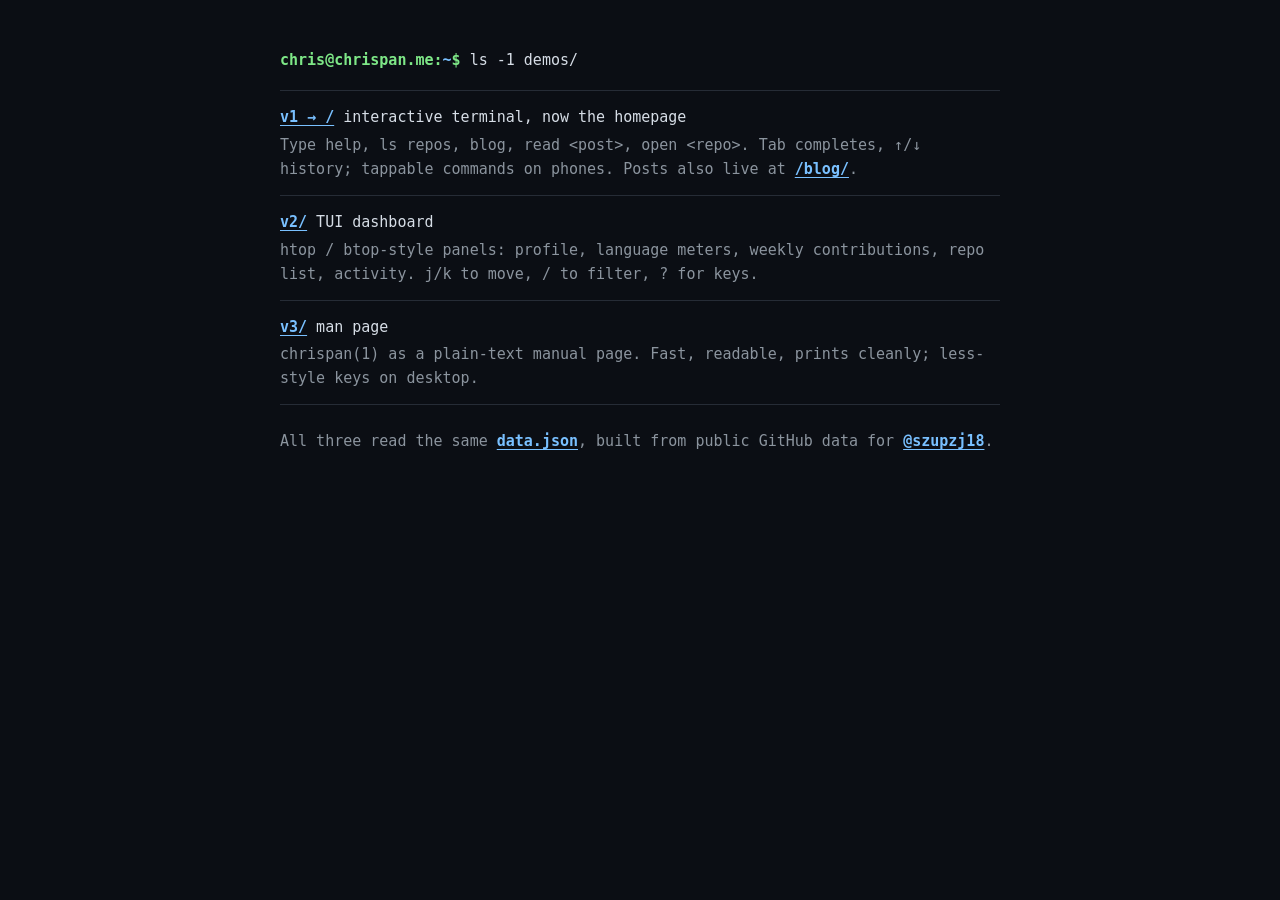
<file: demos.html>
<!doctype html>
<html lang="en">
<head>
  <meta charset="utf-8">
  <meta name="viewport" content="width=device-width, initial-scale=1">
  <title>chrispan.me — demos</title>
  <meta name="description" content="Three shell-flavoured takes on chrispan.me.">
  <meta name="theme-color" content="#0b0e14">
  <meta name="color-scheme" content="dark">
  <meta name="robots" content="noindex">
  <link rel="icon" href="data:image/svg+xml,%3Csvg xmlns='http://www.w3.org/2000/svg' viewBox='0 0 32 32'%3E%3Crect width='32' height='32' rx='6' fill='%230b0e14'/%3E%3Ctext x='5' y='22' font-family='monospace' font-size='16' font-weight='700' fill='%237ee787'%3E%3E_%3C/text%3E%3C/svg%3E">
  <style>
    :root { --bg: #0b0e14; --fg: #d6dde6; --dim: #8b949e; --g: #7ee787; --b: #79c0ff; --line: #262c36; color-scheme: dark; }
    * { box-sizing: border-box; }
    body { margin: 0; background: var(--bg); color: var(--fg); font: 15px/1.6 ui-monospace, SFMono-Regular, Menlo, Consolas, monospace; }
    main { max-width: 760px; margin: 0 auto; padding: 48px 20px; }
    .ps1 { color: var(--g); font-weight: 700; }
    .ps1 i { color: var(--b); font-style: normal; }
    h1 { font: inherit; margin: 0 0 1.2em; }
    ul { list-style: none; margin: 0; padding: 0; }
    li { padding: 14px 0; border-top: 1px solid var(--line); }
    li:last-child { border-bottom: 1px solid var(--line); }
    a { color: var(--b); font-weight: 700; text-underline-offset: 3px; }
    a:focus-visible { outline: 2px solid #e3b341; outline-offset: 2px; }
    p { margin: .25em 0 0; color: var(--dim); }
    .note { margin-top: 1.6em; color: var(--dim); }
  </style>
</head>
<body>
  <main>
    <h1><span class="ps1">chris@chrispan.me:<i>~</i>$</span> ls -1 demos/</h1>
    <ul>
      <li><a href="/">v1 → /</a>  interactive terminal, now the homepage
        <p>Type <code>help</code>, <code>ls repos</code>, <code>blog</code>, <code>read &lt;post&gt;</code>, <code>open &lt;repo&gt;</code>. Tab completes, ↑/↓ history; tappable commands on phones. Posts also live at <a href="/blog/">/blog/</a>.</p></li>
      <li><a href="v2/">v2/</a>  TUI dashboard
        <p>htop / btop-style panels: profile, language meters, weekly contributions, repo list, activity. <code>j</code>/<code>k</code> to move, <code>/</code> to filter, <code>?</code> for keys.</p></li>
      <li><a href="v3/">v3/</a>  man page
        <p><code>chrispan(1)</code> as a plain-text manual page. Fast, readable, prints cleanly; less-style keys on desktop.</p></li>
    </ul>
    <p class="note">All three read the same <a href="data.json">data.json</a>, built from public GitHub data for <a href="https://github.com/szupzj18">@szupzj18</a>.</p>
  </main>
</body>
</html>
</file>
